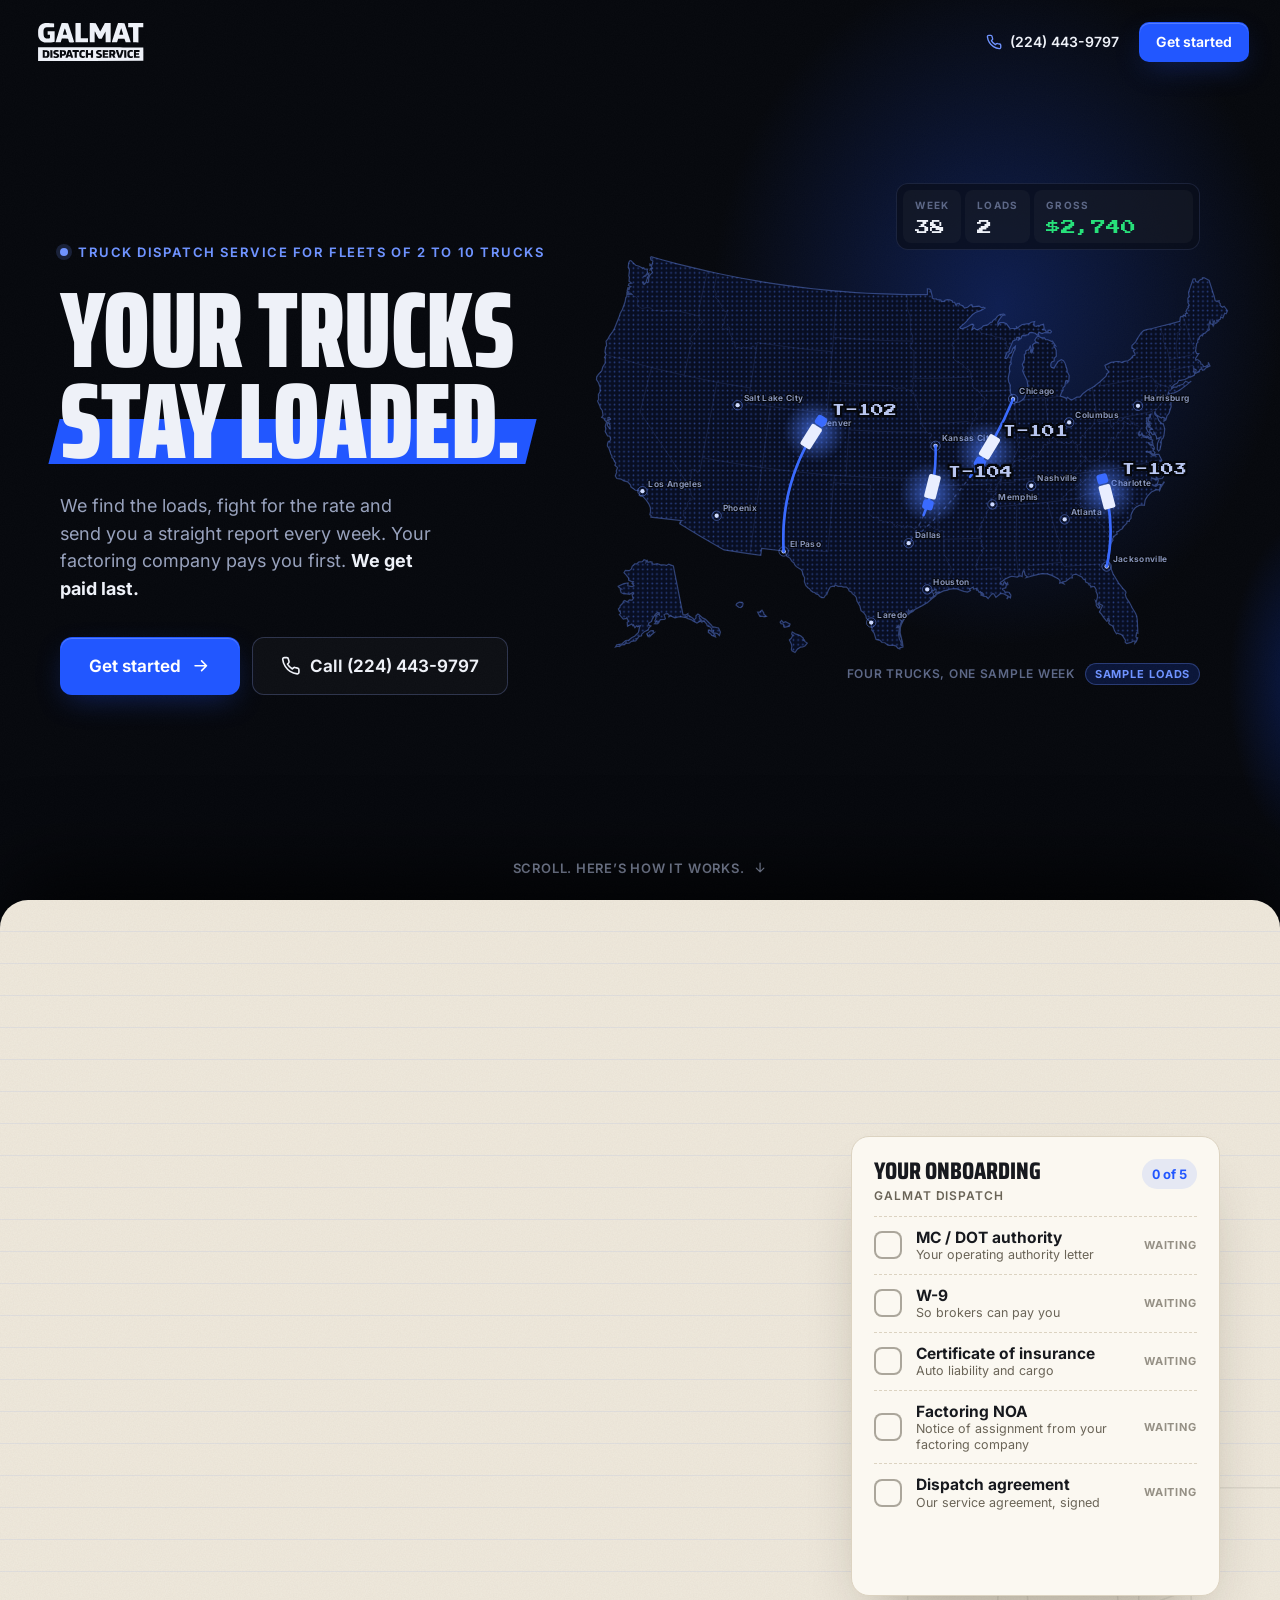
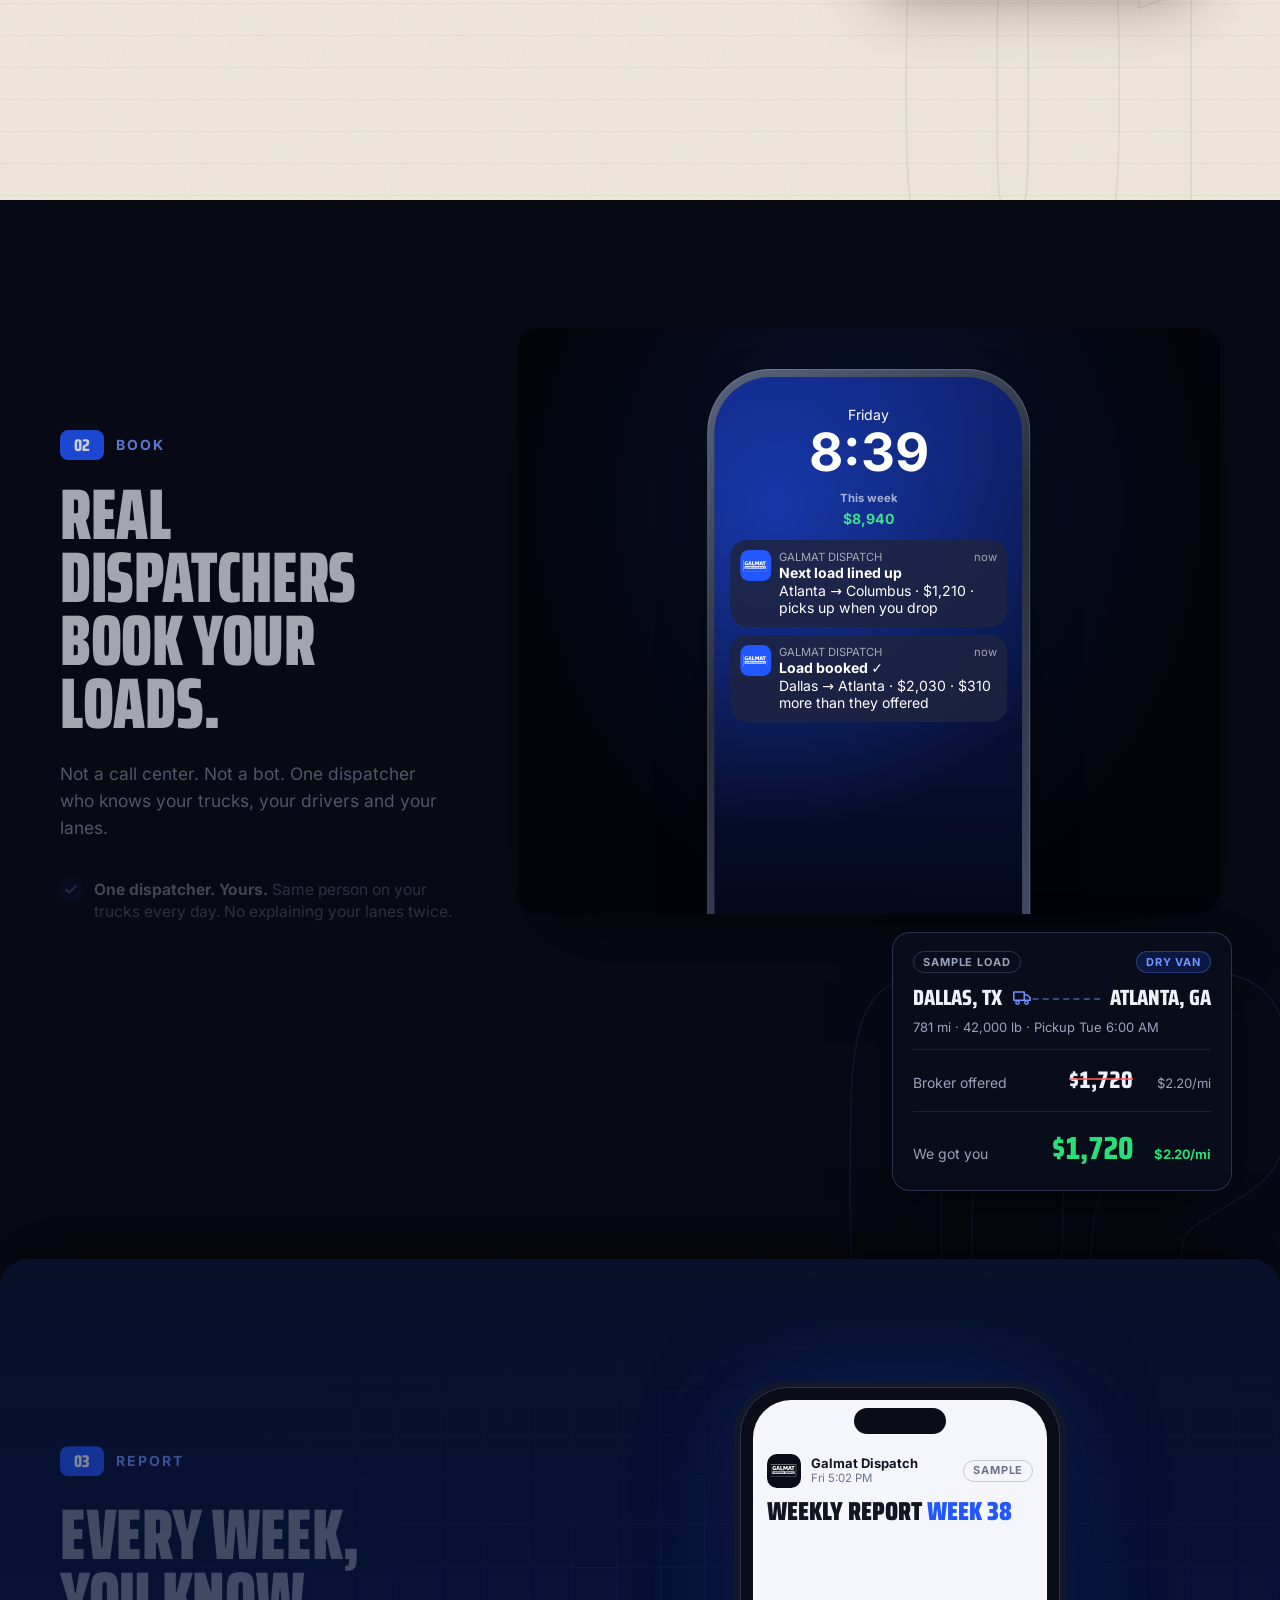
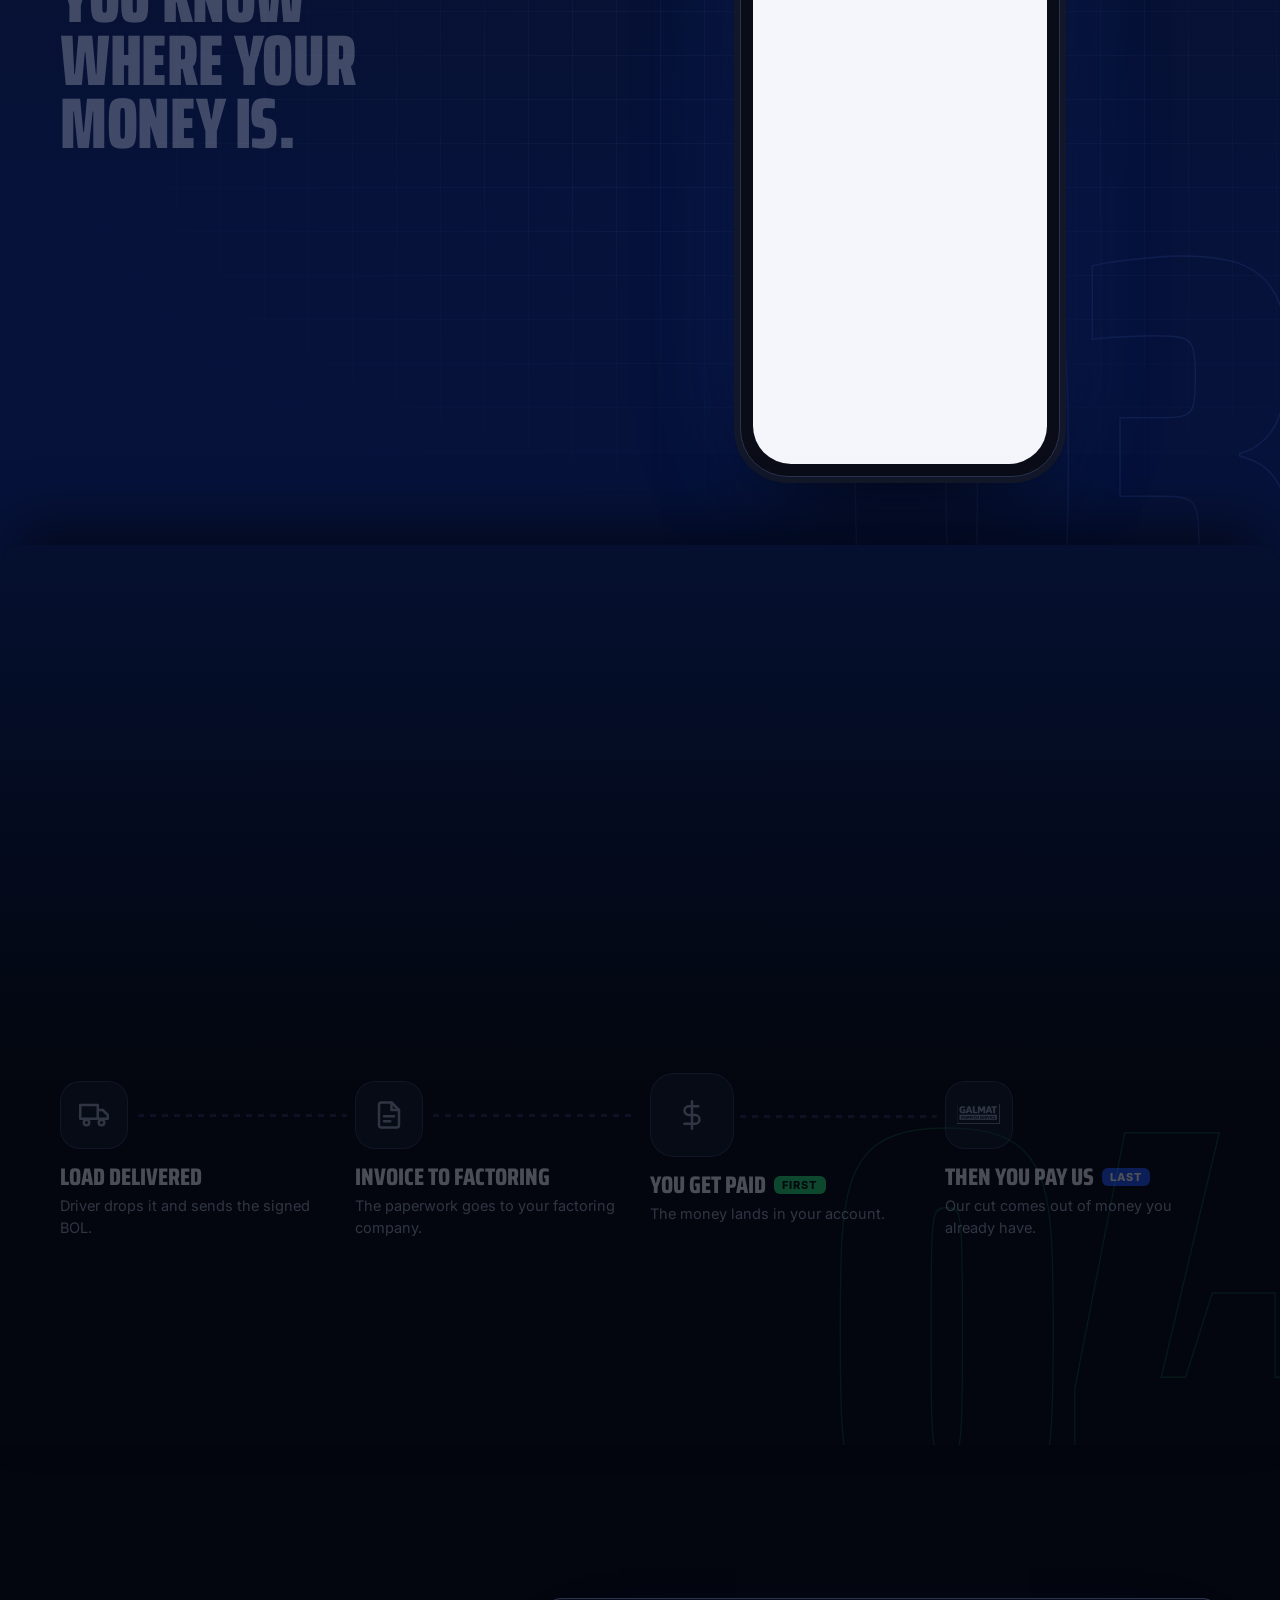
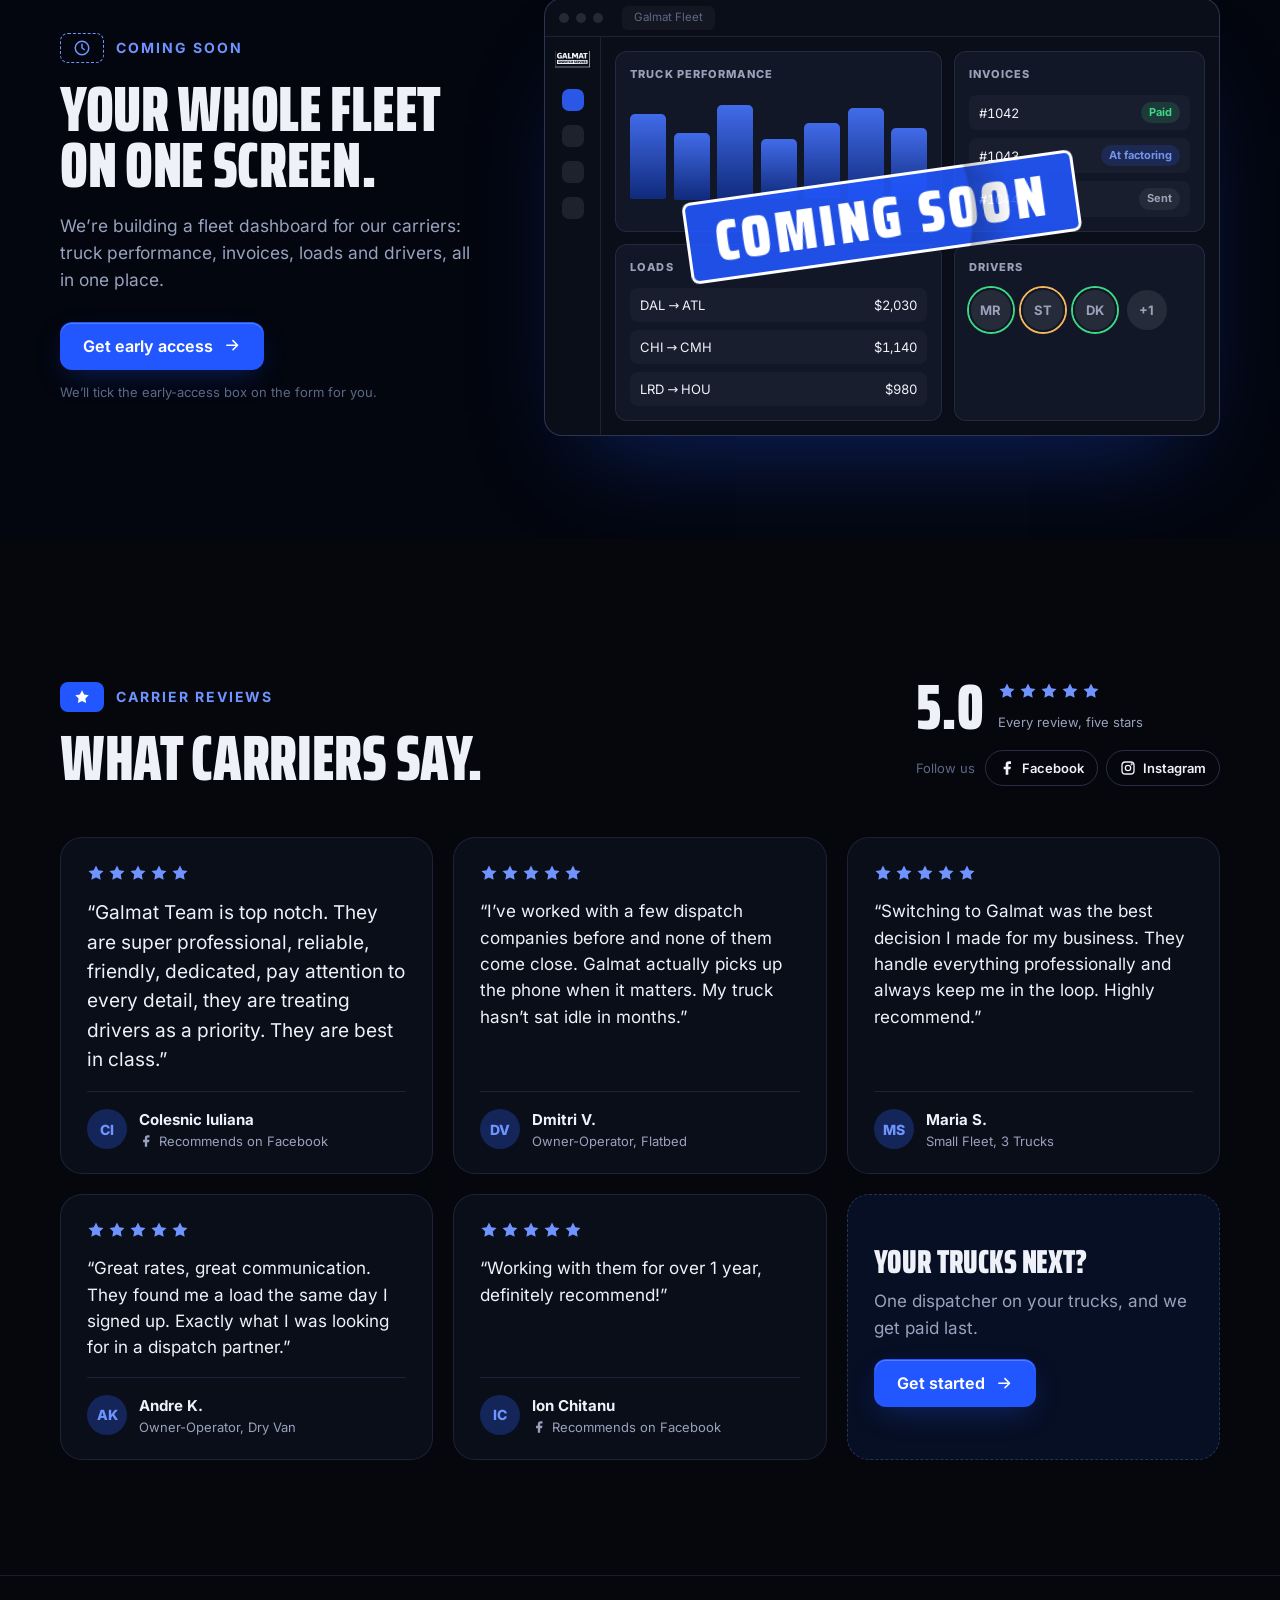
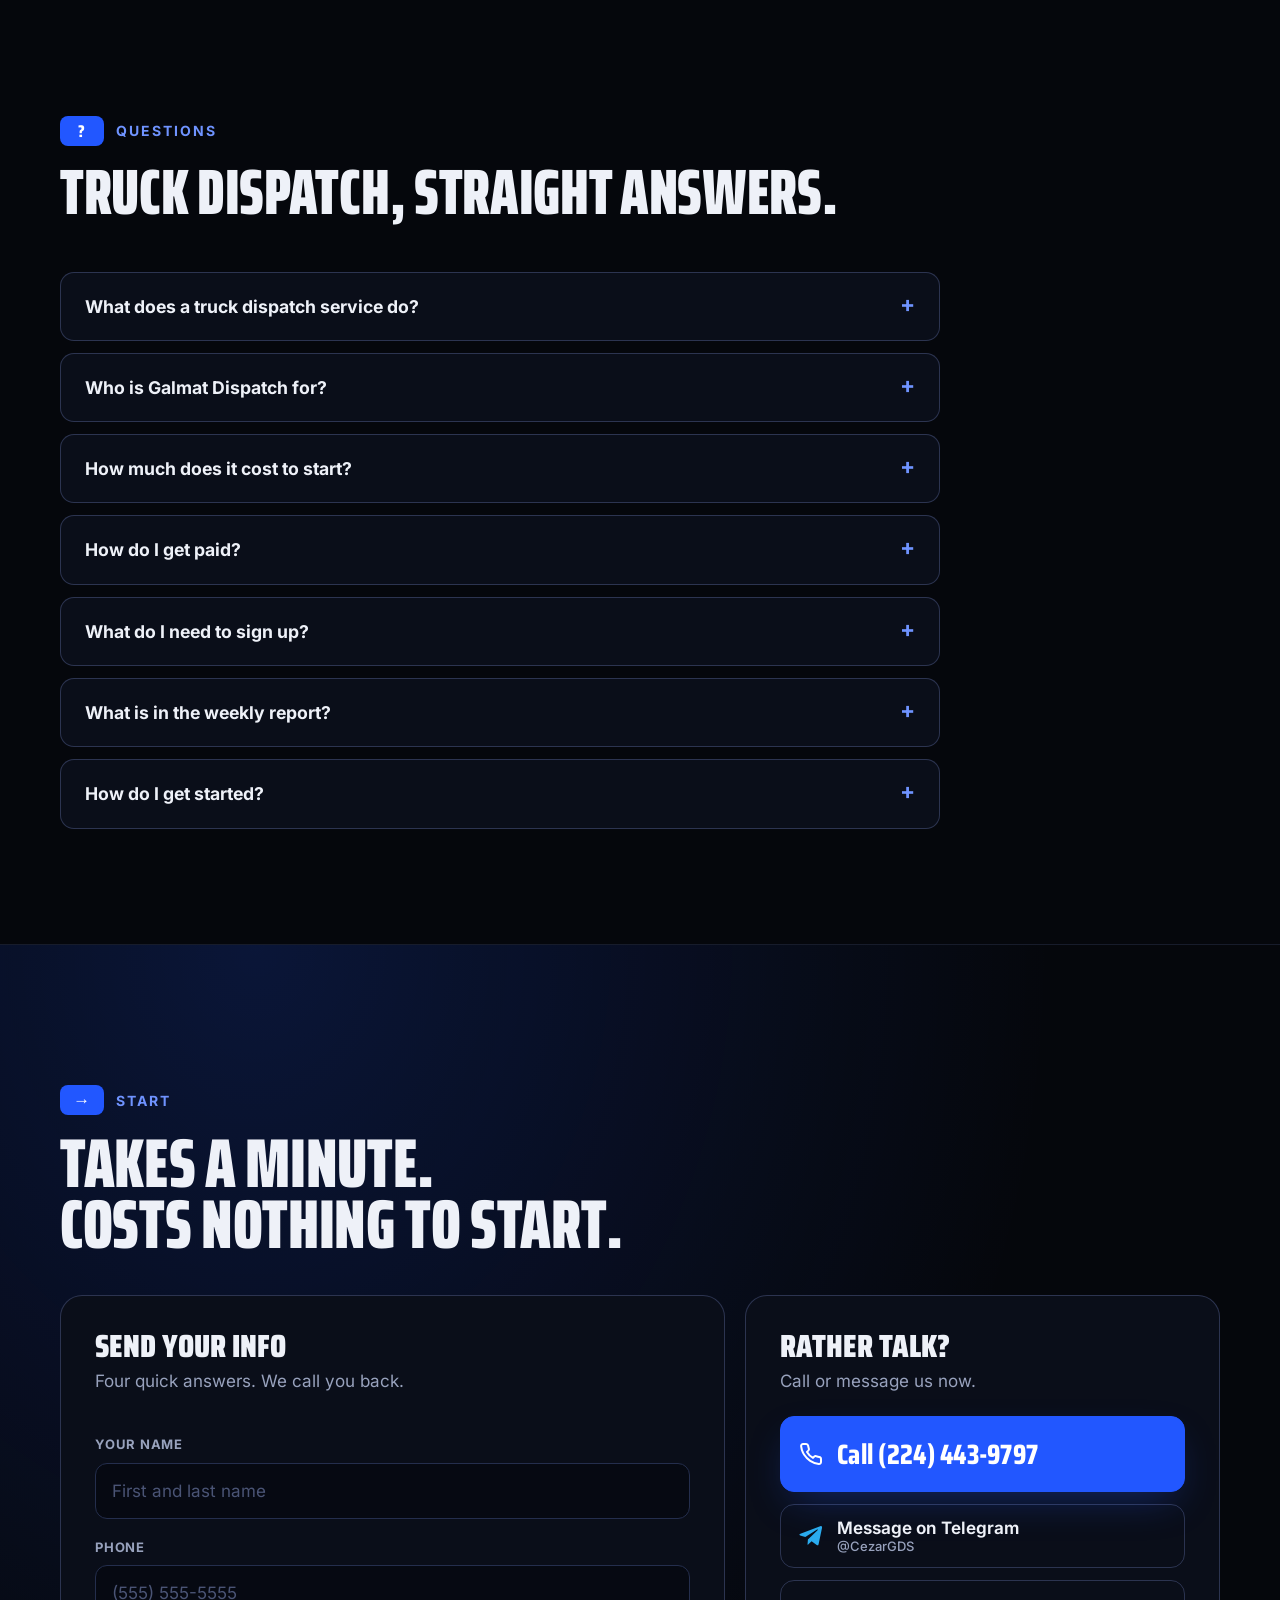
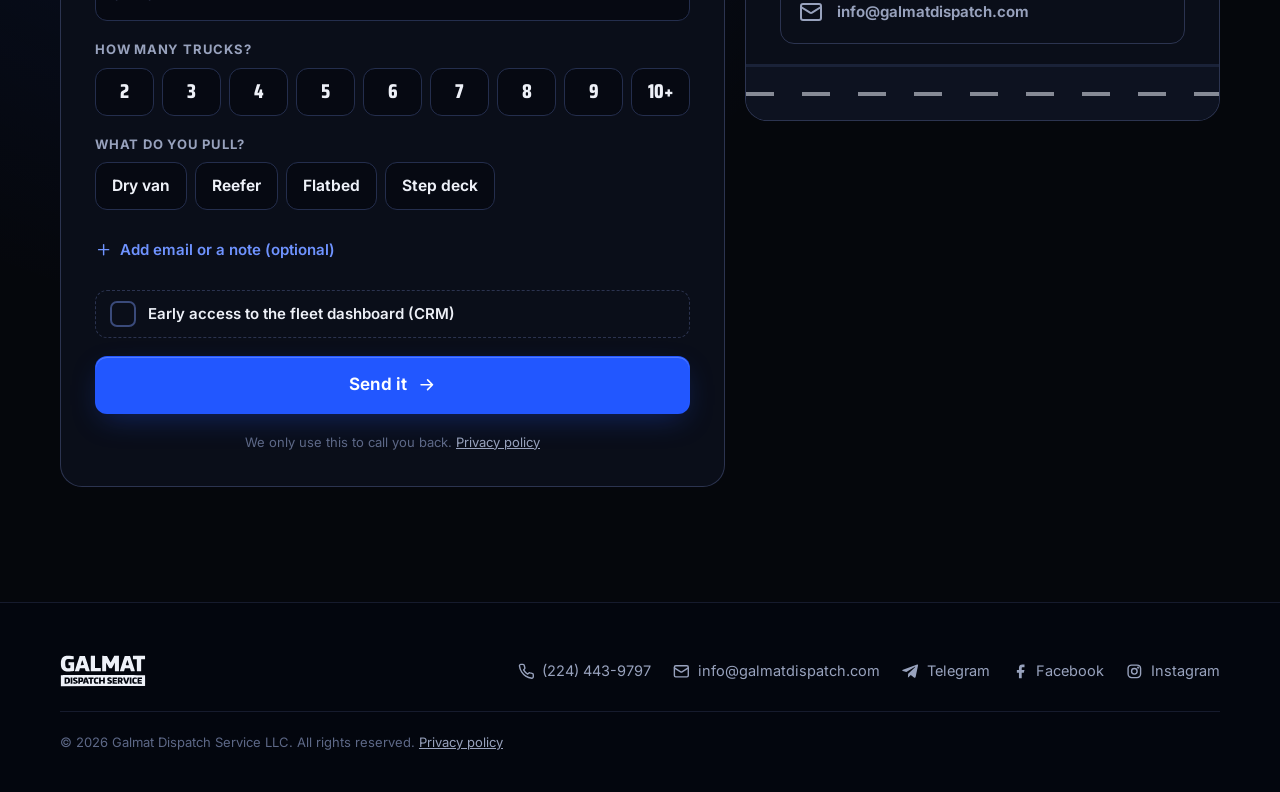
<file: index.html>
<!doctype html>
<html lang="en" data-theme="night">
  <head>
    <meta charset="UTF-8" />
    <meta name="viewport" content="width=device-width, initial-scale=1, viewport-fit=cover" />
    <title>Truck Dispatch Service for Small Fleets | Galmat Dispatch</title>
    <meta name="description" content="Truck dispatch for small fleets, 2 to 10 trucks. A real dispatcher books your loads, you get a report every week, and you pay us only after your factoring company pays you." />
    <link rel="canonical" href="https://galmatdispatch.com/" />
    <meta name="google-site-verification" content="5MkxOpdFTpdxyXh2dP1CZ19XXa7-GhRmie-2r5v8eXI" />
    <meta name="theme-color" content="#05070c" />
    <meta property="og:type" content="website" />
    <meta property="og:site_name" content="Galmat Dispatch" />
    <meta property="og:url" content="https://galmatdispatch.com/" />
    <meta property="og:locale" content="en_US" />
    <meta property="og:title" content="Galmat Dispatch | Your trucks stay loaded" />
    <meta property="og:description" content="Truck dispatch for small fleets, 2 to 10 trucks. A real dispatcher books your loads, you get a report every week, and you pay us only after your factoring company pays you." />
    <meta name="twitter:card" content="summary" />
    <script type="application/ld+json">
    {
      "@context": "https://schema.org",
      "@graph": [
        {
          "@type": "Organization",
          "@id": "https://galmatdispatch.com/#org",
          "name": "Galmat Dispatch",
          "legalName": "Galmat Dispatch Service LLC",
          "url": "https://galmatdispatch.com/",
          "logo": "https://galmatdispatch.com/apple-touch-icon.png",
          "email": "info@galmatdispatch.com",
          "telephone": "+1-224-443-9797",
          "sameAs": [
            "https://www.facebook.com/galmatdispatch",
            "https://www.instagram.com/galmatdispatchservice/",
            "https://t.me/CezarGDS"
          ],
          "contactPoint": {
            "@type": "ContactPoint",
            "telephone": "+1-224-443-9797",
            "email": "info@galmatdispatch.com",
            "contactType": "sales",
            "areaServed": "US",
            "availableLanguage": "English"
          }
        },
        {
          "@type": "WebSite",
          "@id": "https://galmatdispatch.com/#site",
          "url": "https://galmatdispatch.com/",
          "name": "Galmat Dispatch",
          "publisher": { "@id": "https://galmatdispatch.com/#org" }
        },
        {
          "@type": "Service",
          "name": "Truck dispatch service for small fleets",
          "serviceType": "Truck dispatching",
          "provider": { "@id": "https://galmatdispatch.com/#org" },
          "areaServed": { "@type": "Country", "name": "United States" },
          "audience": { "@type": "BusinessAudience", "audienceType": "Trucking companies with 2 to 10 trucks" },
          "description": "A dedicated dispatcher finds loads, negotiates rates with brokers and plans reloads for dry van, reefer, flatbed and step deck trucks. Weekly report on money, trucks and drivers. No setup fee, nothing upfront: the carrier pays only after their factoring company pays them for the delivered load."
        },
        {
          "@type": "FAQPage",
          "mainEntity": [
            { "@type": "Question", "name": "What does a truck dispatch service do?", "acceptedAnswer": { "@type": "Answer", "text": "A truck dispatcher finds loads for your trucks, negotiates the rate with brokers and plans the next load before you deliver, so your trucks don't sit empty. At Galmat Dispatch, one real dispatcher works your trucks, your drivers and your lanes, and sends you a report every week." } },
            { "@type": "Question", "name": "Who is Galmat Dispatch for?", "acceptedAnswer": { "@type": "Answer", "text": "Small trucking companies running 2 to 10 trucks under their own MC authority. We dispatch dry van, reefer, flatbed and step deck." } },
            { "@type": "Question", "name": "How much does it cost to start?", "acceptedAnswer": { "@type": "Answer", "text": "Nothing. There is no setup fee and nothing to pay upfront. You pay our fee only after your factoring company has paid you for the delivered load." } },
            { "@type": "Question", "name": "How do I get paid?", "acceptedAnswer": { "@type": "Answer", "text": "Your driver delivers and sends the signed BOL, the paperwork goes to your factoring company, and they pay you. Only after that money is in your account do you pay us." } },
            { "@type": "Question", "name": "What do I need to sign up?", "acceptedAnswer": { "@type": "Answer", "text": "Five documents: your MC/DOT authority, a W-9, a certificate of insurance, the notice of assignment (NOA) from your factoring company, and our signed dispatch agreement. Email or text them to us and we get to work." } },
            { "@type": "Question", "name": "What is in the weekly report?", "acceptedAnswer": { "@type": "Answer", "text": "Your money (gross, what's paid, what's still waiting on factoring), your trucks (miles, rate per mile, empty miles, next load) and your drivers (who hauled what, on time or not, and any trouble on the road)." } },
            { "@type": "Question", "name": "How do I get started?", "acceptedAnswer": { "@type": "Answer", "text": "Fill out the form on galmatdispatch.com, call (224) 443-9797, message @CezarGDS on Telegram or email info@galmatdispatch.com. We call you back." } }
          ]
        }
      ]
    }
    </script>
    <!-- Same "G" icon as the GDS Load Board Tools Chrome extension -->
    <link rel="icon" type="image/png" sizes="32x32" href="/favicon-32.png" />
    <link rel="icon" type="image/png" sizes="16x16" href="/favicon-16.png" />
    <link rel="icon" type="image/png" sizes="48x48" href="/favicon-48.png" />
    <link rel="apple-touch-icon" href="/apple-touch-icon.png" />
    <script>
      // Before first paint: turn on the scroll scenes only for visitors who haven't asked for less motion.
      // No JS or reduced motion → the same content as a plain, static page.
      if (!matchMedia('(prefers-reduced-motion: reduce)').matches) document.documentElement.classList.add('motion');
    </script>
    <script type="module" crossorigin src="/assets/index-D4IbxAJK.js"></script>
    <link rel="stylesheet" crossorigin href="/assets/index-DCRT_S11.css">
    <style>
      .faq{background:var(--bg);border-top:1px solid var(--line);padding:clamp(80px,11vw,140px) 0 clamp(70px,9vw,120px)}
      .faq__title{margin:18px 0 clamp(28px,4vw,52px);font-size:clamp(2.6rem,5vw,5rem)}
      .faq__list{display:grid;gap:12px;max-width:880px}
      .faq__item{border:1px solid var(--line-2);border-radius:var(--radius);background:var(--surface)}
      .faq__item summary{cursor:pointer;list-style:none;display:flex;justify-content:space-between;gap:16px;padding:20px 24px;font-weight:700;font-size:1.1rem;color:var(--text)}
      .faq__item summary::-webkit-details-marker{display:none}
      .faq__item summary::after{content:"+";color:var(--accent-bright);font-size:1.4rem;line-height:1}
      .faq__item[open] summary::after{content:"\2212"}
      .faq__item summary:focus-visible{outline:2px solid var(--accent-bright);outline-offset:2px;border-radius:var(--radius)}
      .faq__item p{margin:0;padding:0 24px 22px;color:var(--muted);line-height:1.6}
      .nav__logo .logo{aspect-ratio:596/222;height:40px}
      @media (max-width:899px){.nav__logo .logo{height:32px}}
      .footer__logo{aspect-ratio:596/222;height:32px}
    </style>
  </head>
  <body>
    
<svg width="0" height="0" style="position:absolute" aria-hidden="true" focusable="false">
  <symbol id="galmat-logo" viewBox="14 14 687 331"><path d="M 31.8 17.8 L 18 18.1 18 179.5 L 18 341 357.5 341 L 697 341 697 179.5 L 697 18 669.8 17.9 C 562.2 17.7,42.8 17.6,31.8 17.8 M 31 179 L 31 330 358 330 L 685 330 685 179 L 685 28 358 28 L 31 28 31 179 M 104.4 64 C 83.6 67.1,71.6 78.2,67.3 98.3 C 65.2 108.6,66 135.2,68.7 143.2 C 73.8 157.8,83.2 166.7,97.7 170.4 C 108.4 173.2,139.5 172.3,153.3 168.8 L 158 167.6 158 138.3 L 158 109 138.5 109 L 119 109 119 119 L 119 129 125.5 129 L 132 129 132 138.4 C 132 144.7,131.6 148.1,130.8 148.6 C 128.7 149.9,114.6 150.3,110.3 149.1 C 100 146.3,96.9 140.2,96.2 121 C 95.7 104.5,96.9 97.3,101.2 92.5 C 106.2 86.8,110.7 86,134.5 86.7 L 155 87.3 155 76.8 L 155 66.2 142.3 65.2 C 123.4 63.5,110.1 63.1,104.4 64 M 196.5 65.2 C 196 66.7,180.4 114.7,176 128.5 C 172.4 139.7,163 170.2,163 170.7 C 163 170.8,169.5 171,177.4 171 L 191.8 171 192.9 167.8 C 193.4 166,194.8 161.2,196 157.2 L 198.1 150 215.3 150.2 L 232.4 150.5 235 159.6 C 236.5 164.6,238 169.2,238.4 169.8 C 239.1 171,267 171.7,267 170.5 C 267 169.8,249.5 115.8,240.3 88 L 232.5 64.5 214.7 64.2 C 201 64,196.9 64.2,196.5 65.2 M 273.7 64.8 C 273.5 65.2,273.4 89.1,273.5 118 L 273.5 170.5 308.2 170.8 L 342.9 171 343.2 159.9 C 343.4 153.8,343.3 148.6,343.1 148.4 C 342.9 148.2,333.7 148,322.8 148 L 303 148 303 106 L 303 64 288.6 64 C 280.6 64,274 64.3,273.7 64.8 M 352.9 83.7 C 352.7 105.2,352.7 153.4,352.9 164.3 L 353 171 366.5 171 L 380 171 380 140.3 C 380.1 115.9,380.3 109.8,381.3 111.1 C 382 112,386.5 120.4,391.4 129.7 C 403.2 152.2,401.4 150.3,411.2 150.4 L 419.4 150.5 430 130.3 L 440.5 110.1 440.8 140.6 L 441 171 455 171 L 469 171 469 117.5 L 469 64 452.7 64 L 436.3 64 433.9 68.8 C 424.3 87.9,411.5 110.9,410.9 110.3 C 410.5 109.8,404.8 99.4,398.2 87 L 386.3 64.5 369.6 64.2 L 353 64 352.9 83.7 M 509.5 64.9 C 507.9 67.6,476 167.4,476 169.9 C 476 170.7,480.2 171,490.2 170.8 L 504.4 170.5 507.5 160.5 L 510.6 150.5 528 150.5 L 545.3 150.5 548.8 160.8 L 552.2 171 566.1 171 C 576.6 171,580 170.7,580 169.8 C 580 169.1,572.2 145.1,562.7 116.5 L 545.4 64.5 527.8 64.2 C 516.9 64.1,509.9 64.3,509.5 64.9 M 566 75.5 L 566 87 579.5 87 L 593 87 593.2 128.8 L 593.5 170.5 608.3 170.8 L 623 171.1 623 129 L 623 87 636.5 87 L 650 87 650 75.5 L 650 64 608 64 L 566 64 566 75.5 M 212 100.2 C 210.8 104.2,208.3 112.1,206.5 117.7 C 204.7 123.4,203.5 128.2,203.8 128.5 C 204.6 129.3,226 129.1,226 128.2 C 226 127.8,224.9 123.9,223.5 119.5 C 222.1 115.1,219.8 107.7,218.4 103 C 216.9 98.3,215.5 94.1,215 93.7 C 214.6 93.3,213.3 96.2,212 100.2 M 525.1 99.3 C 524 102.7,521.7 110.2,520 115.9 C 518.2 121.6,516.6 126.9,516.3 127.7 C 515.9 128.7,518.1 129,527.5 129 C 539.1 129,539.1 129,538.5 126.8 C 535.6 116.9,527.8 93,527.5 93 C 527.3 93,526.3 95.8,525.1 99.3 M 77.3 197.8 L 66 198.1 66 236 L 66 274 358.2 273.8 L 650.3 273.5 650.4 236.7 C 650.5 216.4,650.3 199.5,650 199 C 649.5 198.2,105.3 197.1,77.3 197.8 M 159.7 214.3 C 151.8 216.8,148.3 224,151.4 231.3 C 153.1 235.5,156.1 237.6,164.2 240.4 C 171 242.8,173.1 244.9,171.1 247.4 C 169.5 249.3,165 249.4,158.1 247.8 C 152.1 246.5,152 246.5,151.7 251.5 C 151.5 255.2,151.7 255.4,155.5 256.6 C 165 259.5,176.3 257.8,180.5 252.8 C 182.9 250,183.2 248.9,182.8 244.2 C 182.2 237.4,179.9 235,170 231.2 C 163.5 228.8,162.5 228.1,162.5 226 C 162.5 223.5,162.6 223.5,170.7 223.7 L 178.8 223.8 179.8 219.9 C 180.8 216.1,180.7 215.8,178.4 215 C 174.2 213.4,163.7 213,159.7 214.3 M 308.5 213.9 C 298.2 216.6,294.6 222.3,294.5 236 C 294.5 250.9,299.3 256.9,312 257.8 C 315 258,319.3 257.6,321.5 256.8 C 325.2 255.6,325.5 255.2,325.8 251.4 L 326.1 247.3 319.2 247.8 C 315 248.1,311.5 247.8,310.2 247.1 C 305.9 244.8,304.7 230.2,308.6 225.9 C 310.7 223.6,316.5 222.7,321.8 223.8 L 326 224.8 326 220 C 326 216.8,325.5 215,324.6 214.7 C 321.8 213.6,311.5 213.1,308.5 213.9 M 396.5 214.5 C 391.7 216.2,388.1 220.1,387.8 223.8 C 387.3 234,389 235.9,404.3 241.5 C 408.6 243,409.1 243.5,408.8 245.9 C 408.5 248.4,408.2 248.5,403 248.5 C 400 248.4,395.9 248.1,393.9 247.6 C 390.3 246.8,390.2 246.9,389 250.4 C 387.5 254.9,388 255.5,393.4 256.9 C 409.9 261,422.8 254.3,420.6 242.6 C 419.6 237.1,416.7 234.5,408.5 231.5 C 399.9 228.3,398.1 226.8,400.1 224.4 C 401.2 223,402.8 222.8,409.1 223.3 L 416.8 223.8 417.5 220.3 C 418.3 216,417.4 215,411.8 213.9 C 405.6 212.7,401.1 212.9,396.5 214.5 M 573.8 214.4 C 563.5 218.2,561.5 221.7,561.5 236 C 561.5 248.1,562.7 251.4,568.6 255 C 573.4 258,584 258.9,589.3 256.7 C 592.9 255.2,593.1 254.8,592.8 251.1 L 592.6 247 588.6 247.6 C 586.3 247.9,583.9 248.4,583.2 248.6 C 582.5 248.8,580.4 248.4,578.6 247.6 C 574.4 245.8,572.6 241,573.2 233.3 C 573.9 225.2,576.1 223.5,585.5 223.6 L 593 223.7 593 219.9 C 593 215.3,591.7 214.4,583.5 213.6 C 579.5 213.2,576.2 213.5,573.8 214.4 M 92 235.4 L 92 257 103.9 257 C 119.4 257,123.6 255.3,127.8 247.5 C 130.2 243,130.1 228.7,127.6 223.1 C 124.5 216.4,120.3 214.7,104.8 214.2 L 92 213.8 92 235.4 M 134 235.5 L 134 257 140 257 L 146 257 145.8 235.8 L 145.5 214.5 139.8 214.2 L 134 213.9 134 235.5 M 187 235.4 L 187 257.1 192.8 256.8 L 198.5 256.5 198.8 251.3 C 199.1 246,199.1 246,202.5 246 C 209.1 246,215.9 243.9,217.9 241.4 C 221.1 237.4,222.4 229,220.8 223.3 C 218.7 216,215.6 214.7,199.8 214.2 L 187 213.8 187 235.4 M 231 217.3 C 227.5 227,218 255.4,218 256.2 C 218 256.6,220.6 257,223.8 257 L 229.7 257 231.3 253 L 232.8 249 239.9 249 L 246.9 249 248.1 253 L 249.3 257 255.2 257 C 259.5 257,261 256.6,261 255.6 C 261 254.4,250 222,247.5 215.8 C 246.9 214.3,245.5 214,239.5 214 L 232.2 214 231 217.3 M 257 219 L 257 224 263 224 L 269 224 269 240.5 L 269 257 275 257 L 281 257 281 240.5 L 281 224 287.1 224 L 293.1 224 292.6 219.8 C 292.4 217.4,292.1 215.2,292.1 214.8 C 292 214.3,284.1 214,274.5 214 L 257 214 257 219 M 331.7 214.7 C 331.3 215,331 224.7,331 236.2 L 331 257 337 257 L 343 257 343 249.1 L 343 241.2 351 240.8 L 358.9 240.5 359.2 248.5 L 359.5 256.5 365.5 256.5 C 369.7 256.5,371.5 256.1,371.4 255.3 C 371.3 254.6,371.2 245,371.2 234 L 371 213.9 365.3 214.2 C 358.8 214.5,359.5 213.4,359.2 225.3 L 359 231 351 231 L 343 231 343 222.5 L 343 214 337.7 214 C 334.7 214,332 214.3,331.7 214.7 M 425 235.5 L 425 257 440.6 257 L 456.1 257 455.8 252.8 L 455.5 248.5 445.8 248.2 L 436 247.9 436 244 L 436 240 444.5 240 L 453 240 453 235.5 L 453 231 444.5 231 L 436 231 436 227.5 L 436 224 446.1 224 L 456.1 224 455.8 219.3 L 455.5 214.5 440.3 214.2 L 425 213.9 425 235.5 M 461 235.5 L 461 257 466.5 257 L 471.9 257 472.2 250.3 C 472.5 244.1,472.7 243.5,474.7 243.2 C 476.6 242.9,477.4 243.9,480.1 249.9 L 483.3 257 489.6 257 L 496 257 492.5 250 C 488.3 241.6,488.3 241.9,491.9 238.2 C 495.5 234.7,496.7 229.2,495.1 223.9 C 492.8 216.2,487.5 214,471.1 214 L 461 214 461 235.5 M 498.1 216.3 C 498.1 217.5,501.2 227.1,504.8 237.5 L 511.5 256.5 519.1 256.8 L 526.7 257.1 533.8 236.8 C 537.8 225.6,541 215.9,541 215.3 C 541 214.4,539.1 214,535.1 214 L 529.2 214 526 224.3 C 524.3 229.9,522.1 237,521.1 240 L 519.3 245.5 516.7 237 C 515.3 232.3,513.2 225.2,512 221.3 L 509.9 214 504 214 C 498.4 214,498 214.2,498.1 216.3 M 544 235.5 L 544 257 550 257 L 556 257 555.8 235.8 L 555.5 214.5 549.8 214.2 L 544 213.9 544 235.5 M 598 235.5 L 598 257 613.5 257 L 629 257 629 252.5 L 629 248.1 619.3 247.8 L 609.5 247.5 609.2 243.8 L 608.9 240 617.4 240 L 626 240 626 235.5 L 626 231 617.5 231 L 609 231 609 227.5 L 609 224 619 224 L 629 224 629 219 L 629 214 613.5 214 L 598 214 598 235.5 M 199 223.3 C 198.7 223.6,198.6 226.7,198.8 230.2 L 199.2 236.5 203.3 236.2 C 209.4 235.7,212.2 230.3,208.7 225.6 C 207.5 224,200.1 222.2,199 223.3 M 472.4 224.4 C 472.1 225.1,472 227.7,472.2 230.1 C 472.5 234.4,472.6 234.5,476.3 234.8 C 481.2 235.2,483 233.7,483 228.9 C 483 226.1,482.5 224.8,481.1 224 C 478.3 222.5,473 222.8,472.4 224.4 M 103 236 L 103 248 107.4 248 C 114.9 248,116.5 245.8,116.5 235.5 C 116.5 225.3,115.5 224,107.8 224 L 103 224 103 236 M 237 232.9 C 235.9 236.6,235 240,235 240.4 C 235 240.7,237 241,239.5 241 C 242 241,244 240.7,244 240.4 C 244 239.1,239.9 226,239.5 226 C 239.3 226,238.2 229.1,237 232.9" fill="currentColor" fill-rule="evenodd"/></symbol>
</svg>

<nav class="nav" aria-label="Main">
  <div class="nav__bar">
    <a class="nav__logo" href="#top" data-scroll><svg class="logo" viewBox="60 58 596 222" role="img" aria-label="Galmat Dispatch Service" focusable="false"><use href="#galmat-logo" x="14" y="14" width="687" height="331"/></svg></a>
    <ol class="rail" aria-label="How it works">
      <li class="rail__step" data-step="1">
        <a href="#onboard" data-scroll>
          <span class="rail__num">1</span><span class="rail__label">Onboard</span>
        </a>
        <span class="rail__fill" aria-hidden="true"></span>
      </li><li class="rail__step" data-step="2">
        <a href="#book" data-scroll>
          <span class="rail__num">2</span><span class="rail__label">Book</span>
        </a>
        <span class="rail__fill" aria-hidden="true"></span>
      </li><li class="rail__step" data-step="3">
        <a href="#report" data-scroll>
          <span class="rail__num">3</span><span class="rail__label">Report</span>
        </a>
        <span class="rail__fill" aria-hidden="true"></span>
      </li><li class="rail__step" data-step="4">
        <a href="#pay" data-scroll>
          <span class="rail__num">4</span><span class="rail__label">Get paid</span>
        </a>
        <span class="rail__fill" aria-hidden="true"></span>
      </li>
    </ol>
    <div class="nav__actions">
      <a class="nav__call" href="tel:+12244439797" aria-label="Call Galmat Dispatch at (224) 443-9797"><svg class="icon" viewBox="0 0 24 24" fill="none" stroke="currentColor" stroke-width="2" stroke-linecap="round" stroke-linejoin="round" aria-hidden="true" focusable="false"><path d="M22 16.9v3a2 2 0 0 1-2.2 2 19.8 19.8 0 0 1-8.6-3.1 19.5 19.5 0 0 1-6-6A19.8 19.8 0 0 1 2.1 4.2 2 2 0 0 1 4.1 2h3a2 2 0 0 1 2 1.7c.1.9.4 1.9.7 2.8a2 2 0 0 1-.5 2.1L8 9.9a16 16 0 0 0 6 6l1.3-1.3a2 2 0 0 1 2.1-.4c.9.3 1.9.6 2.8.7a2 2 0 0 1 1.8 2z"/></svg><span>(224) 443-9797</span></a>
      <a class="btn btn--primary btn--sm" href="#start" data-scroll>Get started</a>
    </div>
  </div>
</nav>
<main>
<div class="hero-stack">

<header class="hero" id="top">
  <div class="hero__bg" aria-hidden="true"><div class="hero__glow"></div><div class="hero__grain"></div></div>
  <div class="hero__inner container">
    <div class="hero__copy">
      <p class="eyebrow"><span class="eyebrow__dot"></span>Truck dispatch service for fleets of 2 to 10 trucks</p>
      <h1 class="display hero__title">Your trucks <span class="hl">stay loaded.</span></h1>
      <p class="hero__lead">We find the loads, fight for the rate and send you a straight report every week. Your factoring company pays you first. <strong>We get paid last.</strong></p>
      <div class="hero__ctas">
        <a class="btn btn--primary btn--lg" href="#start" data-scroll>Get started<svg class="icon" viewBox="0 0 24 24" fill="none" stroke="currentColor" stroke-width="2" stroke-linecap="round" stroke-linejoin="round" aria-hidden="true" focusable="false"><path d="M5 12h14M13 6l6 6-6 6"/></svg></a>
        <a class="btn btn--ghost btn--lg" href="tel:+12244439797"><svg class="icon" viewBox="0 0 24 24" fill="none" stroke="currentColor" stroke-width="2" stroke-linecap="round" stroke-linejoin="round" aria-hidden="true" focusable="false"><path d="M22 16.9v3a2 2 0 0 1-2.2 2 19.8 19.8 0 0 1-8.6-3.1 19.5 19.5 0 0 1-6-6A19.8 19.8 0 0 1 2.1 4.2 2 2 0 0 1 4.1 2h3a2 2 0 0 1 2 1.7c.1.9.4 1.9.7 2.8a2 2 0 0 1-.5 2.1L8 9.9a16 16 0 0 0 6 6l1.3-1.3a2 2 0 0 1 2.1-.4c.9.3 1.9.6 2.8.7a2 2 0 0 1 1.8 2z"/></svg>Call (224) 443-9797</a>
      </div>
    </div>
    <figure class="hero__map">
      <div class="map-hud" aria-hidden="true">
        <div class="map-hud__cell"><span class="map-hud__k">Week</span><span class="map-hud__v" data-hud="week">38</span></div>
        <div class="map-hud__cell"><span class="map-hud__k">Loads</span><span class="map-hud__v" data-hud="loads">0</span></div>
        <div class="map-hud__cell map-hud__cell--money"><span class="map-hud__k">Gross</span><span class="map-hud__v" data-hud="gross">$0</span></div>
      </div>
      <div class="truck-map" id="truck-map" role="img" aria-label="Animated map of the United States. Four trucks drive between freight hubs. Each delivery adds money to the weekly total.">
        
  <svg class="map-svg map-svg--base" viewBox="0 0 975 610" aria-hidden="true" focusable="false">
    <defs>
      <pattern id="map-dots" width="7" height="7" patternUnits="userSpaceOnUse">
        <circle class="map-dot" cx="3.5" cy="3.5" r="1.3"/>
      </pattern>
      <clipPath id="map-land-clip"><path d="M780.1,466.1L782.8,475.7L787,486.3L794.9,499.6L801.4,507.6L804.6,511L806.1,513.6L805,517.2L806.6,521.9L811.5,529.2L815.5,536.8L820,544.3L822.1,549L822.8,554.1L823.8,574.5L821.8,573.7L820.9,579.6L822.4,582.7L823.8,580.3L821.6,586.6L819.1,589.4L819.7,586.1L817.6,586L813.6,588L806.9,589.7L804.7,587.7L805.3,585L800.6,577.8L798.4,576.1L793.1,574.2L791.9,575.4L788.8,570.5L787.5,566L785.5,563.3L782,561.5L780.2,559.3L781.3,555.4L780.4,552L778.5,553.2L779.5,555.9L777.5,556.8L772.6,550.8L769.4,545.8L766.5,542.9L771.2,533.2L764.7,529.8L764.2,531.7L767.4,534.3L766.8,536.8L764.7,537.1L761.9,533.4L761.9,530.4L760.7,526.1L761.9,527.3L763.6,520.7L763.6,517.1L761.3,511.5L761.9,510.2L758.9,505.1L755,504.9L754,506.1L752.9,503.1L751.3,502.8L749.9,500L746.1,498.3L745.3,494.9L742.8,494.1L740.3,490.6L732.2,486.7L727.4,487.4L725.8,489.7L726.4,492.2L722.7,492.3L716.3,497.4L711.8,498L713.7,500.8L710,499.1L707.4,499.8L708.1,496.6L705.7,493.6L695.8,488.4L688.8,486.2L680.7,485.8L668,488.7L663.7,490.1L657.6,491.8L659.1,490.2L655.9,487.8L654.8,482.2L653.4,481.7L651.9,485.8L651.6,490.2L649.1,489L646.5,489.5L644.4,490.8L636.2,489.7L633.1,490.6L626.7,493.6L624.8,495.4L619.2,498.9L619,501.1L621.1,500.7L621.9,502.7L623.8,502.3L623.9,499.7L625.7,497.7L628.2,501.3L630,499.3L630.5,502.2L628,503L627.3,507.2L622.8,507.8L622.5,509.6L624.9,511L626.3,513.4L630.2,513.1L632.4,513.8L634.9,517.8L634.2,521.8L631.8,519.9L628.8,523.6L630.6,519.2L623.8,515.7L619.8,515.3L612.6,521.1L609.8,516.3L608.1,515.4L605.1,517.7L601,522.8L597.9,519.8L595.2,519.8L590.3,517.5L591.6,516L594.6,518.3L594.3,516.3L591.7,514.3L590.2,515.4L589.6,512.7L587.7,513.7L585.7,510.1L583.8,510.2L584.2,507.9L579.1,508.6L578.8,505.8L574.5,508.2L572.8,507.9L574.8,511L570.6,513.1L564.8,512.1L553.6,508.2L547.7,508.4L542.5,509.3L540.6,510.4L534.8,511.5L522.4,517.4L526.7,513.3L522.1,514.3L523.5,512.2L523.7,509.2L521.3,509.2L520.2,511.2L518.4,510.5L517.4,513.8L519.6,515.1L519.9,519.4L515.9,522.5L515,524.4L521.5,518.4L523.1,518.8L517.3,523.1L510.3,529.5L509.2,529.7L501.8,534.1L492,539.2L489.2,542L485.3,544.1L480.2,548.4L475,555.4L471.8,561.9L470.5,566.2L470.2,574.1L473.5,587.2L474.2,592.2L471.8,581.9L469.7,576L469.6,568.9L471.7,560.1L475.4,553.6L480.4,546.2L486,542.5L489.2,541.4L489,539.7L484.3,542L482.5,539.9L482,544L479.3,546.3L477.2,544.8L473.6,547L477.4,546.5L474.1,553L472.8,551.8L468.7,551.8L470.4,554.8L472.7,555.8L469.4,564.3L467.4,565.3L467.3,563.3L465,566L469.2,565.7L467.9,575.9L469.1,583.2L471.8,588L471.5,591.7L474.3,592.7L474.4,595.1L469.7,596.1L469.7,597.6L466.7,596.6L464.1,593.5L461,592.5L453.9,592.6L451.8,592.1L447.4,588.6L443.2,588.2L440.1,585.1L434.3,583.6L431.4,574.1L427.9,569.9L428.5,566.5L427.1,564.3L427.6,559.5L425.3,555.9L423.3,555.5L419.9,552.1L419,548L416.1,544.1L412,540.8L410.2,533.9L405.9,526.5L405.1,521.7L403,518.5L399,515.5L398.1,513.5L394.2,511.5L393.3,508.7L390.3,505.7L385.8,505.8L382.9,504.8L377.8,504.7L373.4,502.6L372.4,504.9L370.4,504.4L366.4,505.5L363.7,509.9L361,517.2L359.4,517.5L356.8,521.6L353.5,521.4L350.7,519.8L348.3,517L345.1,516L343,513.8L340.3,513.2L337.2,510.9L335.1,507.8L333.6,507.5L330,503.6L327.7,497.8L328.1,492L325.2,486.9L324.8,482.8L323,479.9L315.8,475.4L313,472L312.3,469.8L309.2,467.6L306.2,462.7L301.7,459.9L299,453.5L296.3,452.1L264.2,448.2L262.9,458.4L246.8,456.3L208.2,450.5L171.7,429.5L142.3,411.7L142.9,409L145.1,407L99.5,401.7L99.7,399.5L97.9,398.1L98.9,393.6L98.7,387.7L96.5,382.3L92.5,376.4L86.4,369.8L84.7,370.8L82.1,369.3L83,367.2L81.7,362.5L76.4,361.8L69.7,356.7L69.3,354.1L65,349.3L59.3,347.9L54.9,345.2L48.8,344.3L46.5,340.5L48.6,334.9L47.9,333.2L49.8,328.1L45.9,324.6L47.3,321.2L45.3,319.3L43.4,314.7L41.6,313.3L41.4,310.6L39.8,307.8L37.2,299.7L34.8,296.1L35,292.2L36.3,289L38.1,289L39.7,285.9L38.3,281.4L35.1,281L31.4,274.3L32.5,270.7L31.6,266.5L33.3,260.8L35.3,260.7L34.7,265.7L38.5,270.1L38.6,265L36.4,261.7L37.3,259L35.8,257.2L39.2,256.3L37.6,253.4L35.7,253.7L35.7,256.7L33.2,259.9L30.8,257.4L29.4,254.6L26.2,253.5L28.3,250.3L27.1,243.1L24.4,239.5L23.2,235.6L20.1,229L21.6,226.9L21.4,219.4L23.6,215.7L24,209.2L21.6,201.9L18.5,197.2L18.9,193.1L21.4,189.6L26.6,183.8L27.7,178.9L31.3,172.9L31.6,165.8L30.4,164.4L32.6,160L31.1,156.7L32,149.2L33.6,146.5L32.8,139.9L35.4,136.9L38.4,131.4L42.7,125.8L45.4,120.7L52.7,102.7L53.7,98.9L57.2,92.5L61.1,81.4L62.2,75L63.6,73.9L63.8,68.9L65,70.6L71,70.2L68.6,68.5L65.9,69.2L64.1,65.2L65.5,59.8L65.9,63.1L67.6,62.7L67.2,60.2L69.7,59L65.9,57.2L66.8,54.6L70.7,53.9L66.9,51L67.4,44.9L66.6,43L67.6,34.1L65.7,30.2L66.5,23.5L68.1,20.5L69.7,20.2L76.9,27.1L81,28.3L87.3,31.4L88.9,30.7L90.2,33L94.6,32.9L93.9,35L94.7,38.5L92.2,41.5L88.1,44.1L91.8,43.1L92.4,41.8L96.6,39L95.1,46L93.9,47.2L92.4,52.4L89.1,55.2L87.6,51.3L88,54.9L89.4,55.7L92.8,52.3L96.1,51.9L96.1,46.6L98,41.7L101.7,37.6L100.3,34.9L100.5,32.6L98.2,34.1L98.7,31.6L101.2,31.4L99.5,27.4L97.9,27.5L98,25.3L100.9,27L102.4,20.9L99.4,19.2L98.8,15.5L100,14.4L114.6,18.6L140.1,25.4L166.5,31.9L183.6,35.9L198.1,39L210.5,41.7L232.9,46.1L265.4,51.9L284.5,54.8L302.8,57.5L326,60.5L340.4,62.1L364.4,64.6L376.9,65.7L404.4,67.8L420.8,68.8L444.9,69.8L479.5,70.7L510.8,70.8L510.7,62.2L513.7,62.5L515.6,64.1L517.9,73.3L517.8,75.7L520.2,77.3L524.3,77.3L524.9,78.4L530.7,78.8L531.5,81.3L536.5,80.5L536.5,79.5L540.3,78.2L543.7,78.5L547.7,80.3L548,82L551.1,82.2L553.4,87.3L554.9,84.2L558.1,84L558.9,86L563.4,87.3L565.8,90.7L570.6,89.6L574.6,86.3L576.7,85.8L578.1,88.9L587.6,88L591.8,90.6L593.6,89.6L596.2,90.7L590.4,94.2L582,97.5L579,99.5L572.7,105.7L569.9,109.4L565.4,114L558.9,119.4L560.2,121.1L563.3,121.4L568,119.6L576.2,115.1L578.3,114.6L579.7,116.1L577.8,119.2L577,122.8L580.2,120.5L582.7,122.4L585.3,123.1L591.3,120.2L593.9,117.3L600.5,115.8L604.9,112.1L606.9,111.9L608.3,109.4L612.9,105.8L615.1,102.8L618.6,100.5L624.4,99.7L625.9,101.1L622.2,101.8L617.5,108L615.4,111.8L615.6,116.6L618.6,112.5L624,112.5L628.3,114.3L633.1,120.8L643.6,121.4L643.2,119L645.3,120.6L647,118.5L651.8,115.2L662,114L665.3,111.9L670,111L669,112.8L669.8,117.6L673.2,118L675.7,116.8L676.5,118.3L679,116.1L683.4,114.8L684.4,121.5L682.5,123L686.1,123.6L687,125.7L690.2,126.2L690.2,124L693.2,123.6L695.2,125.8L694,127.6L685.2,127.2L681.2,128.8L676.5,126.6L675.5,129.1L676.3,131.2L674.2,131L671.2,128.3L665.8,126.9L662.9,127.3L660.9,130.3L657.3,130.7L657,131.8L652.6,131.3L650.7,132.8L650.3,135.5L645.2,139.2L647.6,134.3L643.6,134.5L643,137.7L637.9,139.6L632.4,153L632,155.7L629,156.6L626.9,162.1L626.2,165.6L628.1,166.1L630.6,163.3L632.6,158.9L635.7,157.1L637.9,150.9L641.6,147.6L641,152.4L639.1,155.3L635.5,165.1L634.7,170.5L635.4,173.6L633.5,175.5L632.5,180.8L633.4,185.3L632.3,187.7L630.8,195.3L631.7,200.9L634.1,205.7L633.6,209.6L634.2,212.4L634,216.8L637.2,222.1L638.8,227.2L640.3,229.8L642.2,231.2L647.2,230.6L651.9,227.6L655.1,224.2L656.8,218.8L658.6,215.5L659.8,210.2L660,204.7L658.9,198L655.5,191.5L652.4,184.3L653.8,180.1L651.9,174.9L655.2,168L654.9,159.7L657.1,158.7L657.1,154.9L659.1,153.3L661.1,153.5L663.6,147.8L664.7,150.6L663.9,155.9L665,157.2L666.3,152L666.1,157.6L667.8,153.2L667.3,145.5L669.6,143.3L674.2,141.9L672.1,141.2L670.5,138.3L672.9,134.4L675.4,132.7L680.6,135.2L684.6,135.1L686.6,137.8L689.8,137.9L695.1,140.2L696.7,139.9L701.3,147L699.1,146.2L698.8,148.9L700.9,150.3L702.2,153.9L702.4,162.5L699.2,165.5L699.2,169.4L695.4,171.5L694.4,173.2L694.1,177.1L695.1,178.8L699,180.2L704.6,170.6L709.9,167.7L713,169.1L715.2,172.4L718,181.1L718.9,185.8L721.5,191.2L720.9,199.8L718.5,202.2L719.1,198.7L716.3,199.4L715.1,206.5L712.1,209.5L712.5,212.9L709.8,217.1L708.3,221.7L715.1,224L717.6,225.5L719,223.6L723.2,226.7L725.6,227.4L733,223.3L737.5,223.2L741.9,218.3L748.5,213L756.1,209L759,207.1L767.5,200.3L776.4,192.1L777.5,188.8L780.3,186.1L778.3,182.4L776.9,182L774.8,176L783.8,171.7L792.1,170.3L795.8,170.3L799.8,171.9L801.9,170.5L809,169.2L812.8,166.7L816.6,161.8L819.3,161.1L819.4,158.3L816.9,154.4L819.3,152.5L814.7,150.3L815,146.4L820.5,141.3L822.1,137.5L828.6,127.9L832.3,124.4L836.7,123L845.1,121.2L857.6,117.8L873.7,114L886.1,110.5L886.7,105.2L887.8,103.3L890.5,103.9L890.9,102.4L891.8,101.2L894.8,103.1L894.3,99.3L897.3,98.8L895.2,96.3L896.9,92.3L899.1,90.1L898.2,88.9L900,86.1L898.2,82.6L898.1,76.3L899.9,73.8L899.1,67.5L905.9,47.6L908.8,47.5L910,51.5L912.5,52.3L916.6,48.5L919.6,47.6L919.7,45.9L922.6,45.8L929.7,49.8L937.3,74L938.7,79.9L941.5,80.6L944.6,79.9L944.5,82.6L946.3,84.3L946.1,87L949.5,89.7L952,88.1L957.1,94.8L955,99.4L952.8,98.6L950.2,105.6L946.8,104.3L946.3,107.5L944,108.4L943.8,110.3L941.4,109.7L941.5,112.5L938.9,113.7L937.3,109.7L935.4,111.3L937.1,114.9L935.7,117.6L934.5,114.7L931.9,114.3L931,110.1L929.7,113.9L929.3,120.5L930.2,122.9L925.8,125.7L924.4,127.8L921.4,128.9L919.7,132.2L918.1,130.9L915.1,134.1L915.1,136.8L912.8,138.3L912.9,142.3L911.2,143.3L910.2,150.1L909.5,154.8L911.2,158.5L914.3,158.5L909.5,165.8L910,168.6L911.8,167.4L914,168.3L917,171.2L917.5,174.2L919.4,174.4L921.7,177.7L924.8,177.5L928.8,175.1L928.4,171.4L931,176.8L924.7,179.9L922.7,182.4L920,183.3L917.9,179.4L917.7,181.7L915.4,182.8L915.4,185.3L912.8,186.4L909.1,188.3L910.5,182.8L909.8,182.1L906.7,181.2L908.1,188.2L907.6,190.7L901.7,193.5L900.2,193.5L893.5,197L887.4,198.4L884.7,198.4L881.9,202.6L878.1,204.5L874.1,208.3L873.7,211.1L877.1,208.5L881.6,208.4L882.7,206.7L890.9,204.2L894.7,199.6L899.5,201.8L903.1,199.5L895.5,205.8L885.7,213L877.8,216.9L874.2,217.5L871.7,219.3L869.2,216.4L868.9,217.2L868.5,220.3L866.6,221.4L866.8,222.3L871.4,222.4L872.4,224.8L873.2,237.3L869.9,247.5L867.1,250.9L865.4,257.2L862.6,259L862.9,253.8L860.3,253.1L858.6,254.3L851.7,249.8L850.4,249.5L849.4,246.4L849.2,245.8L849.7,244.4L848.5,246.7L849.3,249.3L852.8,252.5L854.8,258L859.5,262.9L861.3,262.7L863.7,270.3L862.5,280.5L861.3,284.3L859.9,284.8L858.4,288.2L858.5,292.2L856.6,301.3L854.5,303.5L852.6,300.7L852.9,292.1L855.6,285.9L855.5,283.8L851.6,285.3L851.2,281.8L847.7,275.6L847.6,278.7L845.5,279.1L841.4,274.1L841.8,271.3L846.4,271.3L840.1,267.9L842.3,266.1L841.1,263.7L839,266.3L839.4,261.7L841.4,262.9L841.8,260L839.3,259.3L840.2,254.7L842.3,253L842.6,249L840.5,249.9L841.6,251.7L839.2,254.5L836.8,254L837.6,257L836.3,258.8L838,262.7L836.2,268.8L838.1,274L841,276.7L840.3,279L843.3,282L843.8,284.2L840.8,283.3L838.3,281.3L834.6,281.5L831,279.7L829.9,277.6L827,280.2L825.3,277.7L827.1,273.8L825.3,275.2L824.5,278.6L825.8,280.9L829.6,278.7L831.9,282.6L834.2,283.3L838.2,282.9L840.5,285.2L845.9,287.3L845.1,289.3L846.2,293.2L842.3,293.8L840.5,291.3L838.2,290.5L842.2,294.6L846.4,294.9L848.2,298.6L848,300.4L845.1,298.9L846.9,301.5L846.3,302.8L849.2,305.5L847.3,308.7L842.9,306L841.9,303.8L840.1,304.8L837.8,303.7L836.6,304.6L841.1,305.7L846.3,310.5L849.3,310.1L848.8,308.5L854.9,308.3L858.8,315.9L860.6,320.1L865.6,328.4L864,327.6L859.7,318.9L855.9,317.5L858.7,320.4L862.1,325.5L859.3,323L857.9,324.6L854.4,322.8L857.3,325.6L853.3,327.6L850.8,329.9L846.8,330.3L847.4,332.7L852.1,330.6L852.9,331.4L856,329.6L859,329.8L858.7,332.3L860.4,336.2L860.2,329.5L863.3,329.4L865.7,334.5L865.1,337.3L863,337.9L861.5,342.1L859.7,344.3L853.4,344.7L850.9,342L851.6,344.7L848.2,344.6L843.1,343.4L850.3,345.9L853.4,345.8L854.2,347.1L852.7,351.9L849.6,355L845.9,353.5L846.2,354.7L850.5,355.8L854.8,352.9L859.2,353.5L857.1,355.8L855.9,360.3L862.3,349.7L862.9,350L857.9,357.4L856.1,362.4L855.6,361.2L851.4,360.8L843.8,364.5L838,370.5L834.5,376.7L833.4,384.1L829.2,383.5L825.4,384.5L822.8,386.1L819.8,387.9L816.3,392.2L813.5,398.8L813.6,403.6L811.3,405.9L811,407.9L807.9,407.8L807.4,410.8L802.9,415.1L800.6,419L797,420.7L794.9,422.9L792.1,423.7L793,426.9L790,428.8L786.4,433L786.1,434.6L786.8,436L782.6,442.3L782.4,447.1L781,450.8L781.3,454.4L779.5,456.4L778.3,460.2L780.2,461.5ZM93.3,575.4L99,570.7L103.1,570.6L103.2,573.5L104.5,573.3L99.2,577.7L98,579.4L97.5,577.1L95.4,579.6ZM50.7,504.5L59.1,500.7L65.7,499.7L65.2,503.9L71.4,505.1L74.3,503.7L71.2,500.1L73.2,497.6L70.2,497.3L66.5,495.6L66.2,492.3L62.9,487.9L59.4,484.4L61.5,480.8L67.2,481.3L70.5,478.8L71.7,475L75.3,471.4L78.2,471.3L81.6,468.4L86.7,468.1L89.3,465.1L92.5,466.1L92.3,468.8L94,466.3L95.1,468.8L98.7,468L101.4,468.7L100.9,470.4L104.4,472.1L108.9,470.8L113.9,472.8L118.9,472.6L122.5,473.6L126,471.7L132.9,474.4L147.3,547.1L151.4,547.2L154.5,545.1L154.6,547.3L162.3,552.4L163.6,554.8L166.5,551.9L166.5,548.3L169.4,545.9L171.7,547.2L176.3,551.6L180.8,553.8L189.5,562.5L191.6,565.6L192.6,565.1L200.1,566.6L202.9,572.6L201.4,577.9L198.4,575L192.8,573.7L192,570.8L189.2,570.5L190.2,568.2L188.2,565.4L183.2,563.5L182.3,560.4L178.3,556.5L176.2,556.8L171.4,551.2L174.7,557.7L172.7,556.5L168,559.3L162,556.3L160,554.5L153,552.1L153.3,549.3L151,551.3L145.5,550.2L140.6,550L135.3,551.6L128.8,548.7L125.3,550.6L128.4,547.8L125.7,547.4L124.5,545.3L121.6,545.6L119.2,547.1L121.1,552.9L119.4,554L113.5,554.3L111,558.8L110.5,557.4L108.8,560.4L104.8,560.3L108.7,555.9L106.7,557.2L105.2,556.2L106.9,552.5L106.7,548.5L110.5,545.8L112.1,547.1L111.9,544.1L109.4,543.8L106.3,546.2L101.7,553L100.5,556.9L96.2,559.5L96,562.3L99.6,563.5L96.4,566.5L95.8,569.3L89.9,572.1L85.8,575.8L85.6,578.3L82,579.1L79.7,582.1L77,582.9L78.5,583.9L76.7,585.8L70.6,586.4L67.3,589.1L62.9,589.5L62.6,587.5L60.6,591.3L55.6,591.9L52.7,594.2L50.5,593.8L46.7,594.8L48.6,591.6L56.5,590.1L62,585.2L66.5,584.6L71.3,580.8L75.2,578.8L80.9,573.4L82.4,566L83.9,563.2L79.6,565L78.1,563.5L75.7,566.2L73.3,562L72.5,563.1L71,560.7L64.7,564.1L64.2,558.3L65.8,556.7L63.8,551.1L63.1,552.3L58.4,553.3L52.6,546.7L54.4,545.2L53.8,541.4L52.7,541.9L51.1,538.2L53.4,535.9L53.7,533.6L57.5,529.9L58.7,526.7L60.7,525.7L64.3,527.9L67.5,524.9L71.5,525.2L73,523.2L71.5,517L73.7,515.7L72.5,514L67.6,516.5L61.3,515.5L59.1,516L55.2,514.1L53.9,509.4L55.9,508.7L52.4,506.9ZM184.9,573.1L185,569.8L186.8,569.5L194.4,575.9L195.7,580.1L189.6,577.5L189.4,576.3ZM305.4,584.5L308.2,581.9L310.3,577.9L308.8,575.4L309.7,572.5L315.2,575.8L318,576.3L322.2,578.3L326.3,582L326.1,584.5L327.9,584.4L328.4,586.6L332.1,589.1L328.6,593.3L325.3,594.9L321.8,595.2L317.3,598.1L313.8,603.1L309.3,600.5L308.4,598.6L309.1,593.7L308.3,590.5ZM291.6,557.9L293.9,555.4L296.4,558.5L299.6,557.2L306.5,560.7L305.4,563.9L298.5,565.6L297.1,564.8L296.7,561.1L293.1,560.2ZM258.1,543L261.3,542.9L264.7,540L267.4,544.2L267.3,545.8L271.4,549.4L267.7,550.2L266.3,549.2L261.5,549.3ZM226.1,532.6L227.3,530.2L231,528.3L235.4,528.6L236.6,530.2L235.8,534.3L233.3,536.3L230,535.8Z"/></clipPath>
    </defs>
    <path class="map-land" d="M780.1,466.1L782.8,475.7L787,486.3L794.9,499.6L801.4,507.6L804.6,511L806.1,513.6L805,517.2L806.6,521.9L811.5,529.2L815.5,536.8L820,544.3L822.1,549L822.8,554.1L823.8,574.5L821.8,573.7L820.9,579.6L822.4,582.7L823.8,580.3L821.6,586.6L819.1,589.4L819.7,586.1L817.6,586L813.6,588L806.9,589.7L804.7,587.7L805.3,585L800.6,577.8L798.4,576.1L793.1,574.2L791.9,575.4L788.8,570.5L787.5,566L785.5,563.3L782,561.5L780.2,559.3L781.3,555.4L780.4,552L778.5,553.2L779.5,555.9L777.5,556.8L772.6,550.8L769.4,545.8L766.5,542.9L771.2,533.2L764.7,529.8L764.2,531.7L767.4,534.3L766.8,536.8L764.7,537.1L761.9,533.4L761.9,530.4L760.7,526.1L761.9,527.3L763.6,520.7L763.6,517.1L761.3,511.5L761.9,510.2L758.9,505.1L755,504.9L754,506.1L752.9,503.1L751.3,502.8L749.9,500L746.1,498.3L745.3,494.9L742.8,494.1L740.3,490.6L732.2,486.7L727.4,487.4L725.8,489.7L726.4,492.2L722.7,492.3L716.3,497.4L711.8,498L713.7,500.8L710,499.1L707.4,499.8L708.1,496.6L705.7,493.6L695.8,488.4L688.8,486.2L680.7,485.8L668,488.7L663.7,490.1L657.6,491.8L659.1,490.2L655.9,487.8L654.8,482.2L653.4,481.7L651.9,485.8L651.6,490.2L649.1,489L646.5,489.5L644.4,490.8L636.2,489.7L633.1,490.6L626.7,493.6L624.8,495.4L619.2,498.9L619,501.1L621.1,500.7L621.9,502.7L623.8,502.3L623.9,499.7L625.7,497.7L628.2,501.3L630,499.3L630.5,502.2L628,503L627.3,507.2L622.8,507.8L622.5,509.6L624.9,511L626.3,513.4L630.2,513.1L632.4,513.8L634.9,517.8L634.2,521.8L631.8,519.9L628.8,523.6L630.6,519.2L623.8,515.7L619.8,515.3L612.6,521.1L609.8,516.3L608.1,515.4L605.1,517.7L601,522.8L597.9,519.8L595.2,519.8L590.3,517.5L591.6,516L594.6,518.3L594.3,516.3L591.7,514.3L590.2,515.4L589.6,512.7L587.7,513.7L585.7,510.1L583.8,510.2L584.2,507.9L579.1,508.6L578.8,505.8L574.5,508.2L572.8,507.9L574.8,511L570.6,513.1L564.8,512.1L553.6,508.2L547.7,508.4L542.5,509.3L540.6,510.4L534.8,511.5L522.4,517.4L526.7,513.3L522.1,514.3L523.5,512.2L523.7,509.2L521.3,509.2L520.2,511.2L518.4,510.5L517.4,513.8L519.6,515.1L519.9,519.4L515.9,522.5L515,524.4L521.5,518.4L523.1,518.8L517.3,523.1L510.3,529.5L509.2,529.7L501.8,534.1L492,539.2L489.2,542L485.3,544.1L480.2,548.4L475,555.4L471.8,561.9L470.5,566.2L470.2,574.1L473.5,587.2L474.2,592.2L471.8,581.9L469.7,576L469.6,568.9L471.7,560.1L475.4,553.6L480.4,546.2L486,542.5L489.2,541.4L489,539.7L484.3,542L482.5,539.9L482,544L479.3,546.3L477.2,544.8L473.6,547L477.4,546.5L474.1,553L472.8,551.8L468.7,551.8L470.4,554.8L472.7,555.8L469.4,564.3L467.4,565.3L467.3,563.3L465,566L469.2,565.7L467.9,575.9L469.1,583.2L471.8,588L471.5,591.7L474.3,592.7L474.4,595.1L469.7,596.1L469.7,597.6L466.7,596.6L464.1,593.5L461,592.5L453.9,592.6L451.8,592.1L447.4,588.6L443.2,588.2L440.1,585.1L434.3,583.6L431.4,574.1L427.9,569.9L428.5,566.5L427.1,564.3L427.6,559.5L425.3,555.9L423.3,555.5L419.9,552.1L419,548L416.1,544.1L412,540.8L410.2,533.9L405.9,526.5L405.1,521.7L403,518.5L399,515.5L398.1,513.5L394.2,511.5L393.3,508.7L390.3,505.7L385.8,505.8L382.9,504.8L377.8,504.7L373.4,502.6L372.4,504.9L370.4,504.4L366.4,505.5L363.7,509.9L361,517.2L359.4,517.5L356.8,521.6L353.5,521.4L350.7,519.8L348.3,517L345.1,516L343,513.8L340.3,513.2L337.2,510.9L335.1,507.8L333.6,507.5L330,503.6L327.7,497.8L328.1,492L325.2,486.9L324.8,482.8L323,479.9L315.8,475.4L313,472L312.3,469.8L309.2,467.6L306.2,462.7L301.7,459.9L299,453.5L296.3,452.1L264.2,448.2L262.9,458.4L246.8,456.3L208.2,450.5L171.7,429.5L142.3,411.7L142.9,409L145.1,407L99.5,401.7L99.7,399.5L97.9,398.1L98.9,393.6L98.7,387.7L96.5,382.3L92.5,376.4L86.4,369.8L84.7,370.8L82.1,369.3L83,367.2L81.7,362.5L76.4,361.8L69.7,356.7L69.3,354.1L65,349.3L59.3,347.9L54.9,345.2L48.8,344.3L46.5,340.5L48.6,334.9L47.9,333.2L49.8,328.1L45.9,324.6L47.3,321.2L45.3,319.3L43.4,314.7L41.6,313.3L41.4,310.6L39.8,307.8L37.2,299.7L34.8,296.1L35,292.2L36.3,289L38.1,289L39.7,285.9L38.3,281.4L35.1,281L31.4,274.3L32.5,270.7L31.6,266.5L33.3,260.8L35.3,260.7L34.7,265.7L38.5,270.1L38.6,265L36.4,261.7L37.3,259L35.8,257.2L39.2,256.3L37.6,253.4L35.7,253.7L35.7,256.7L33.2,259.9L30.8,257.4L29.4,254.6L26.2,253.5L28.3,250.3L27.1,243.1L24.4,239.5L23.2,235.6L20.1,229L21.6,226.9L21.4,219.4L23.6,215.7L24,209.2L21.6,201.9L18.5,197.2L18.9,193.1L21.4,189.6L26.6,183.8L27.7,178.9L31.3,172.9L31.6,165.8L30.4,164.4L32.6,160L31.1,156.7L32,149.2L33.6,146.5L32.8,139.9L35.4,136.9L38.4,131.4L42.7,125.8L45.4,120.7L52.7,102.7L53.7,98.9L57.2,92.5L61.1,81.4L62.2,75L63.6,73.9L63.8,68.9L65,70.6L71,70.2L68.6,68.5L65.9,69.2L64.1,65.2L65.5,59.8L65.9,63.1L67.6,62.7L67.2,60.2L69.7,59L65.9,57.2L66.8,54.6L70.7,53.9L66.9,51L67.4,44.9L66.6,43L67.6,34.1L65.7,30.2L66.5,23.5L68.1,20.5L69.7,20.2L76.9,27.1L81,28.3L87.3,31.4L88.9,30.7L90.2,33L94.6,32.9L93.9,35L94.7,38.5L92.2,41.5L88.1,44.1L91.8,43.1L92.4,41.8L96.6,39L95.1,46L93.9,47.2L92.4,52.4L89.1,55.2L87.6,51.3L88,54.9L89.4,55.7L92.8,52.3L96.1,51.9L96.1,46.6L98,41.7L101.7,37.6L100.3,34.9L100.5,32.6L98.2,34.1L98.7,31.6L101.2,31.4L99.5,27.4L97.9,27.5L98,25.3L100.9,27L102.4,20.9L99.4,19.2L98.8,15.5L100,14.4L114.6,18.6L140.1,25.4L166.5,31.9L183.6,35.9L198.1,39L210.5,41.7L232.9,46.1L265.4,51.9L284.5,54.8L302.8,57.5L326,60.5L340.4,62.1L364.4,64.6L376.9,65.7L404.4,67.8L420.8,68.8L444.9,69.8L479.5,70.7L510.8,70.8L510.7,62.2L513.7,62.5L515.6,64.1L517.9,73.3L517.8,75.7L520.2,77.3L524.3,77.3L524.9,78.4L530.7,78.8L531.5,81.3L536.5,80.5L536.5,79.5L540.3,78.2L543.7,78.5L547.7,80.3L548,82L551.1,82.2L553.4,87.3L554.9,84.2L558.1,84L558.9,86L563.4,87.3L565.8,90.7L570.6,89.6L574.6,86.3L576.7,85.8L578.1,88.9L587.6,88L591.8,90.6L593.6,89.6L596.2,90.7L590.4,94.2L582,97.5L579,99.5L572.7,105.7L569.9,109.4L565.4,114L558.9,119.4L560.2,121.1L563.3,121.4L568,119.6L576.2,115.1L578.3,114.6L579.7,116.1L577.8,119.2L577,122.8L580.2,120.5L582.7,122.4L585.3,123.1L591.3,120.2L593.9,117.3L600.5,115.8L604.9,112.1L606.9,111.9L608.3,109.4L612.9,105.8L615.1,102.8L618.6,100.5L624.4,99.7L625.9,101.1L622.2,101.8L617.5,108L615.4,111.8L615.6,116.6L618.6,112.5L624,112.5L628.3,114.3L633.1,120.8L643.6,121.4L643.2,119L645.3,120.6L647,118.5L651.8,115.2L662,114L665.3,111.9L670,111L669,112.8L669.8,117.6L673.2,118L675.7,116.8L676.5,118.3L679,116.1L683.4,114.8L684.4,121.5L682.5,123L686.1,123.6L687,125.7L690.2,126.2L690.2,124L693.2,123.6L695.2,125.8L694,127.6L685.2,127.2L681.2,128.8L676.5,126.6L675.5,129.1L676.3,131.2L674.2,131L671.2,128.3L665.8,126.9L662.9,127.3L660.9,130.3L657.3,130.7L657,131.8L652.6,131.3L650.7,132.8L650.3,135.5L645.2,139.2L647.6,134.3L643.6,134.5L643,137.7L637.9,139.6L632.4,153L632,155.7L629,156.6L626.9,162.1L626.2,165.6L628.1,166.1L630.6,163.3L632.6,158.9L635.7,157.1L637.9,150.9L641.6,147.6L641,152.4L639.1,155.3L635.5,165.1L634.7,170.5L635.4,173.6L633.5,175.5L632.5,180.8L633.4,185.3L632.3,187.7L630.8,195.3L631.7,200.9L634.1,205.7L633.6,209.6L634.2,212.4L634,216.8L637.2,222.1L638.8,227.2L640.3,229.8L642.2,231.2L647.2,230.6L651.9,227.6L655.1,224.2L656.8,218.8L658.6,215.5L659.8,210.2L660,204.7L658.9,198L655.5,191.5L652.4,184.3L653.8,180.1L651.9,174.9L655.2,168L654.9,159.7L657.1,158.7L657.1,154.9L659.1,153.3L661.1,153.5L663.6,147.8L664.7,150.6L663.9,155.9L665,157.2L666.3,152L666.1,157.6L667.8,153.2L667.3,145.5L669.6,143.3L674.2,141.9L672.1,141.2L670.5,138.3L672.9,134.4L675.4,132.7L680.6,135.2L684.6,135.1L686.6,137.8L689.8,137.9L695.1,140.2L696.7,139.9L701.3,147L699.1,146.2L698.8,148.9L700.9,150.3L702.2,153.9L702.4,162.5L699.2,165.5L699.2,169.4L695.4,171.5L694.4,173.2L694.1,177.1L695.1,178.8L699,180.2L704.6,170.6L709.9,167.7L713,169.1L715.2,172.4L718,181.1L718.9,185.8L721.5,191.2L720.9,199.8L718.5,202.2L719.1,198.7L716.3,199.4L715.1,206.5L712.1,209.5L712.5,212.9L709.8,217.1L708.3,221.7L715.1,224L717.6,225.5L719,223.6L723.2,226.7L725.6,227.4L733,223.3L737.5,223.2L741.9,218.3L748.5,213L756.1,209L759,207.1L767.5,200.3L776.4,192.1L777.5,188.8L780.3,186.1L778.3,182.4L776.9,182L774.8,176L783.8,171.7L792.1,170.3L795.8,170.3L799.8,171.9L801.9,170.5L809,169.2L812.8,166.7L816.6,161.8L819.3,161.1L819.4,158.3L816.9,154.4L819.3,152.5L814.7,150.3L815,146.4L820.5,141.3L822.1,137.5L828.6,127.9L832.3,124.4L836.7,123L845.1,121.2L857.6,117.8L873.7,114L886.1,110.5L886.7,105.2L887.8,103.3L890.5,103.9L890.9,102.4L891.8,101.2L894.8,103.1L894.3,99.3L897.3,98.8L895.2,96.3L896.9,92.3L899.1,90.1L898.2,88.9L900,86.1L898.2,82.6L898.1,76.3L899.9,73.8L899.1,67.5L905.9,47.6L908.8,47.5L910,51.5L912.5,52.3L916.6,48.5L919.6,47.6L919.7,45.9L922.6,45.8L929.7,49.8L937.3,74L938.7,79.9L941.5,80.6L944.6,79.9L944.5,82.6L946.3,84.3L946.1,87L949.5,89.7L952,88.1L957.1,94.8L955,99.4L952.8,98.6L950.2,105.6L946.8,104.3L946.3,107.5L944,108.4L943.8,110.3L941.4,109.7L941.5,112.5L938.9,113.7L937.3,109.7L935.4,111.3L937.1,114.9L935.7,117.6L934.5,114.7L931.9,114.3L931,110.1L929.7,113.9L929.3,120.5L930.2,122.9L925.8,125.7L924.4,127.8L921.4,128.9L919.7,132.2L918.1,130.9L915.1,134.1L915.1,136.8L912.8,138.3L912.9,142.3L911.2,143.3L910.2,150.1L909.5,154.8L911.2,158.5L914.3,158.5L909.5,165.8L910,168.6L911.8,167.4L914,168.3L917,171.2L917.5,174.2L919.4,174.4L921.7,177.7L924.8,177.5L928.8,175.1L928.4,171.4L931,176.8L924.7,179.9L922.7,182.4L920,183.3L917.9,179.4L917.7,181.7L915.4,182.8L915.4,185.3L912.8,186.4L909.1,188.3L910.5,182.8L909.8,182.1L906.7,181.2L908.1,188.2L907.6,190.7L901.7,193.5L900.2,193.5L893.5,197L887.4,198.4L884.7,198.4L881.9,202.6L878.1,204.5L874.1,208.3L873.7,211.1L877.1,208.5L881.6,208.4L882.7,206.7L890.9,204.2L894.7,199.6L899.5,201.8L903.1,199.5L895.5,205.8L885.7,213L877.8,216.9L874.2,217.5L871.7,219.3L869.2,216.4L868.9,217.2L868.5,220.3L866.6,221.4L866.8,222.3L871.4,222.4L872.4,224.8L873.2,237.3L869.9,247.5L867.1,250.9L865.4,257.2L862.6,259L862.9,253.8L860.3,253.1L858.6,254.3L851.7,249.8L850.4,249.5L849.4,246.4L849.2,245.8L849.7,244.4L848.5,246.7L849.3,249.3L852.8,252.5L854.8,258L859.5,262.9L861.3,262.7L863.7,270.3L862.5,280.5L861.3,284.3L859.9,284.8L858.4,288.2L858.5,292.2L856.6,301.3L854.5,303.5L852.6,300.7L852.9,292.1L855.6,285.9L855.5,283.8L851.6,285.3L851.2,281.8L847.7,275.6L847.6,278.7L845.5,279.1L841.4,274.1L841.8,271.3L846.4,271.3L840.1,267.9L842.3,266.1L841.1,263.7L839,266.3L839.4,261.7L841.4,262.9L841.8,260L839.3,259.3L840.2,254.7L842.3,253L842.6,249L840.5,249.9L841.6,251.7L839.2,254.5L836.8,254L837.6,257L836.3,258.8L838,262.7L836.2,268.8L838.1,274L841,276.7L840.3,279L843.3,282L843.8,284.2L840.8,283.3L838.3,281.3L834.6,281.5L831,279.7L829.9,277.6L827,280.2L825.3,277.7L827.1,273.8L825.3,275.2L824.5,278.6L825.8,280.9L829.6,278.7L831.9,282.6L834.2,283.3L838.2,282.9L840.5,285.2L845.9,287.3L845.1,289.3L846.2,293.2L842.3,293.8L840.5,291.3L838.2,290.5L842.2,294.6L846.4,294.9L848.2,298.6L848,300.4L845.1,298.9L846.9,301.5L846.3,302.8L849.2,305.5L847.3,308.7L842.9,306L841.9,303.8L840.1,304.8L837.8,303.7L836.6,304.6L841.1,305.7L846.3,310.5L849.3,310.1L848.8,308.5L854.9,308.3L858.8,315.9L860.6,320.1L865.6,328.4L864,327.6L859.7,318.9L855.9,317.5L858.7,320.4L862.1,325.5L859.3,323L857.9,324.6L854.4,322.8L857.3,325.6L853.3,327.6L850.8,329.9L846.8,330.3L847.4,332.7L852.1,330.6L852.9,331.4L856,329.6L859,329.8L858.7,332.3L860.4,336.2L860.2,329.5L863.3,329.4L865.7,334.5L865.1,337.3L863,337.9L861.5,342.1L859.7,344.3L853.4,344.7L850.9,342L851.6,344.7L848.2,344.6L843.1,343.4L850.3,345.9L853.4,345.8L854.2,347.1L852.7,351.9L849.6,355L845.9,353.5L846.2,354.7L850.5,355.8L854.8,352.9L859.2,353.5L857.1,355.8L855.9,360.3L862.3,349.7L862.9,350L857.9,357.4L856.1,362.4L855.6,361.2L851.4,360.8L843.8,364.5L838,370.5L834.5,376.7L833.4,384.1L829.2,383.5L825.4,384.5L822.8,386.1L819.8,387.9L816.3,392.2L813.5,398.8L813.6,403.6L811.3,405.9L811,407.9L807.9,407.8L807.4,410.8L802.9,415.1L800.6,419L797,420.7L794.9,422.9L792.1,423.7L793,426.9L790,428.8L786.4,433L786.1,434.6L786.8,436L782.6,442.3L782.4,447.1L781,450.8L781.3,454.4L779.5,456.4L778.3,460.2L780.2,461.5ZM93.3,575.4L99,570.7L103.1,570.6L103.2,573.5L104.5,573.3L99.2,577.7L98,579.4L97.5,577.1L95.4,579.6ZM50.7,504.5L59.1,500.7L65.7,499.7L65.2,503.9L71.4,505.1L74.3,503.7L71.2,500.1L73.2,497.6L70.2,497.3L66.5,495.6L66.2,492.3L62.9,487.9L59.4,484.4L61.5,480.8L67.2,481.3L70.5,478.8L71.7,475L75.3,471.4L78.2,471.3L81.6,468.4L86.7,468.1L89.3,465.1L92.5,466.1L92.3,468.8L94,466.3L95.1,468.8L98.7,468L101.4,468.7L100.9,470.4L104.4,472.1L108.9,470.8L113.9,472.8L118.9,472.6L122.5,473.6L126,471.7L132.9,474.4L147.3,547.1L151.4,547.2L154.5,545.1L154.6,547.3L162.3,552.4L163.6,554.8L166.5,551.9L166.5,548.3L169.4,545.9L171.7,547.2L176.3,551.6L180.8,553.8L189.5,562.5L191.6,565.6L192.6,565.1L200.1,566.6L202.9,572.6L201.4,577.9L198.4,575L192.8,573.7L192,570.8L189.2,570.5L190.2,568.2L188.2,565.4L183.2,563.5L182.3,560.4L178.3,556.5L176.2,556.8L171.4,551.2L174.7,557.7L172.7,556.5L168,559.3L162,556.3L160,554.5L153,552.1L153.3,549.3L151,551.3L145.5,550.2L140.6,550L135.3,551.6L128.8,548.7L125.3,550.6L128.4,547.8L125.7,547.4L124.5,545.3L121.6,545.6L119.2,547.1L121.1,552.9L119.4,554L113.5,554.3L111,558.8L110.5,557.4L108.8,560.4L104.8,560.3L108.7,555.9L106.7,557.2L105.2,556.2L106.9,552.5L106.7,548.5L110.5,545.8L112.1,547.1L111.9,544.1L109.4,543.8L106.3,546.2L101.7,553L100.5,556.9L96.2,559.5L96,562.3L99.6,563.5L96.4,566.5L95.8,569.3L89.9,572.1L85.8,575.8L85.6,578.3L82,579.1L79.7,582.1L77,582.9L78.5,583.9L76.7,585.8L70.6,586.4L67.3,589.1L62.9,589.5L62.6,587.5L60.6,591.3L55.6,591.9L52.7,594.2L50.5,593.8L46.7,594.8L48.6,591.6L56.5,590.1L62,585.2L66.5,584.6L71.3,580.8L75.2,578.8L80.9,573.4L82.4,566L83.9,563.2L79.6,565L78.1,563.5L75.7,566.2L73.3,562L72.5,563.1L71,560.7L64.7,564.1L64.2,558.3L65.8,556.7L63.8,551.1L63.1,552.3L58.4,553.3L52.6,546.7L54.4,545.2L53.8,541.4L52.7,541.9L51.1,538.2L53.4,535.9L53.7,533.6L57.5,529.9L58.7,526.7L60.7,525.7L64.3,527.9L67.5,524.9L71.5,525.2L73,523.2L71.5,517L73.7,515.7L72.5,514L67.6,516.5L61.3,515.5L59.1,516L55.2,514.1L53.9,509.4L55.9,508.7L52.4,506.9ZM184.9,573.1L185,569.8L186.8,569.5L194.4,575.9L195.7,580.1L189.6,577.5L189.4,576.3ZM305.4,584.5L308.2,581.9L310.3,577.9L308.8,575.4L309.7,572.5L315.2,575.8L318,576.3L322.2,578.3L326.3,582L326.1,584.5L327.9,584.4L328.4,586.6L332.1,589.1L328.6,593.3L325.3,594.9L321.8,595.2L317.3,598.1L313.8,603.1L309.3,600.5L308.4,598.6L309.1,593.7L308.3,590.5ZM291.6,557.9L293.9,555.4L296.4,558.5L299.6,557.2L306.5,560.7L305.4,563.9L298.5,565.6L297.1,564.8L296.7,561.1L293.1,560.2ZM258.1,543L261.3,542.9L264.7,540L267.4,544.2L267.3,545.8L271.4,549.4L267.7,550.2L266.3,549.2L261.5,549.3ZM226.1,532.6L227.3,530.2L231,528.3L235.4,528.6L236.6,530.2L235.8,534.3L233.3,536.3L230,535.8Z"/>
    <rect width="975" height="610" fill="url(#map-dots)" clip-path="url(#map-land-clip)"/>
    <path class="map-borders" d="M646.5,489.5L642.2,455L643,413.2L643.7,386.2L641.6,384L641.5,383.7L666.5,381.9L689.2,379.7L702.5,427L704.5,431.8L707.8,436.5L707.3,438.8L709.6,439.9L706.7,443.2L707.1,446L705.9,450.1L706.6,453.3L708.6,457.1L708.3,464.8L710.8,468.8L693.6,470.8L660.7,474L660.3,477L662.5,479.6L665.1,480.9L664.6,484.7L666.3,486.4L663.7,490.1M145.1,407L148.8,406.9L150.7,403.8L150.2,400.8L147.4,400.1L148.3,394.9L148,391.7L149.9,391.5L152.4,389.1L153.5,386L153.9,380.5L156.8,377L160.1,376.1L162.8,373.6L159.8,369.6L158.5,363.2L156.2,359.1L156.8,356.2L158.7,352.8L159,349.1L158.2,345.1L159.2,342.4L159,337.8L159.9,331.1L163.1,330.6L166.6,331.5L168.4,334.8L170,334.9L172.6,331.5L176,313.3L202.7,318.2L239.3,324.3L264.6,328L251.4,423.6L246.8,456.3M710.8,468.8L714.2,475L765.8,471.5L767.3,476L769.7,475.6L769.8,471L768.7,469L768.7,466L770,464.9L774.7,466.1L780.1,466.1M689.2,379.7L712.7,376.8L725.6,375.2L734.9,373.7L734.8,375.1L731.6,379L731.7,381.5L735,382.8L738.4,385.4L741.1,385.4L744.4,391.4L748.3,396.2L754.5,399.6L756,402.3L759,403.4L761.9,405.8L761.6,407.7L763.6,408.7L765.7,411.8L771.3,414.4L773.2,418.1L774,422.8L776.8,424L780.8,429.6L781.4,433.4L786.1,434.6M651.9,227.6L669.2,225.8L685.6,223.9L685.8,225.4L688.5,247.4L692.5,284.3L691.3,285.7L693.5,291.6L690.7,292L687.5,294.5L685.1,293.5L682.6,295L683.6,298.2L680.6,301L680,303.7L677.1,305.1L675.6,311.5L674.1,312.8L669.8,310.7L668.6,308.8L665.5,311.7L666,314.3L662.3,315.5L660.8,313.4L656.7,315.7L655.3,318.7L650.6,315.6L648.3,316.5L646.7,315L646.7,318.3L645.3,316.8L639.4,319.7L638,317.4L638.7,314.3L640.5,311.8L639.4,310.3L641.5,308.6L644.5,303L644.9,299.9L646.5,298.5L645.7,294.8L646.2,292.6L643.5,287.9L645,283.6L640.3,229.8M393.9,271.9L422.4,273.5L443.4,274.3L464.8,274.9L495.4,275.2L509.9,275.2L511.7,277.3L516.5,277.7L517.3,281.4L516.1,281L513.5,285.8L516.5,289.2L518.5,293.2L522.6,294.4L522.3,295.2L522.8,343.8L489,344L458.9,343.6L432.6,342.7L389.7,340.7M910.2,150.1L907.8,149.2L907.5,147.2L904.5,145.2L894.8,114.3L890.9,102.4M909.8,182.1L907.7,181L905.5,176L898.8,178L898.7,177.7L871.2,184L870.6,183.2L871,167.6L884.1,164.8L902.9,160.7L906.2,156L909.5,154.8M560.2,121.1L559,120.2L555.9,122.3L556.4,135.6L555.6,137L551.1,139L547.6,144L547.5,147.3L549.3,147.4L551.3,149.9L549.7,153.6L550.1,161.7L549.3,165.9L553.6,169.9L556.9,170.1L559.2,172.7L563.9,174.9L564.9,177.8L569.8,181.6L572.3,182.2L575.6,187.1L575.4,190.7L576.3,193.3L549.3,194.4L515.8,195.2L490.6,195.2L490.8,154.3L487.1,151.7L484.4,147.3L488.8,142.5L489.1,139.9L488.6,130.9L486.5,127.6L485.5,123.3L485.9,118.1L485.3,116.5L484.9,102.5L483,97.6L480.5,89.4L481,86.9L480.5,80.8L481.4,77.7L479.5,70.7M849.7,244.4L850.8,241.4L854.8,238.7L854.8,236.9L860.6,230.8L853.8,226.4L852.9,223.6L850.7,223.4L849.9,220.8L851.5,216.1L849.6,213.8L852.8,208.7L853.2,205.9L855,204L870.1,209L869.2,216.4M712.7,376.8L712.6,371.4L717.3,369.2L717.4,365.9L721.1,362.5L726.3,361.7L733,355.7L734.6,355.9L737.8,350.2L740.1,348.3L740.8,350.5L743.4,349.2L744.2,347.2L747.2,345.2L750.7,345.5L752.4,341.1L755,338.2L755.5,334L780.3,331.1L794.2,328.7L812.1,325.5L840.3,320L858.8,315.9M822.8,386.1L798.1,368.4L777.6,371.5L777.5,368.8L774.1,365.4L772.4,367.1L772,364.7L749.4,367L745.6,368.2L734.9,373.7M489.1,139.9L459.9,139.4L442.8,138.8L412.5,137.3L392.2,136L371.1,134.3L376.9,65.7M522.8,343.8L523,355.3L526.8,380.5L526.4,420.7L519.6,418.5L517.3,415.7L512.4,413.5L511.4,415.4L506.5,415.4L506.2,414.2L500.9,416.3L499.2,415.2L492.8,417.9L491.6,419.8L490.1,417.8L486.2,416L485.4,414.7L483.8,416.6L481.5,415.6L481.1,413.8L476.1,418.5L475.4,414.4L472.3,416.6L470.7,414.6L468.2,414.4L466.5,412.7L463.1,415.8L460.9,414.6L461.7,412.5L459,412.1L457.6,409.6L454,408.5L451.7,410.6L450,408.6L446.6,409.1L442.5,406.8L438.7,406.8L438.4,404L435.3,401.1L434.9,402.9L431.6,401.9L429.4,402.6L425.9,398.5L423.9,398.3L425.8,353.9L396.5,352.4L371.6,350.8L372.5,339.4M767.5,200.3L768.6,206.4L800.4,200.6L824.8,195.6L840.9,192.1L843.2,194.8L844.5,194.3L847.1,196.5L849.7,202.4L853.9,202.5L855,204M850.8,241.4L846.5,241.9L844.9,244.6L816.4,250.5L782.3,256.9L764.5,259.9L761.1,239.2L756.1,209M490.6,195.2L488.2,195.2L489.5,197.9L488.5,199.8L490.8,203.9L489.6,205.5L489,210L487.5,211.9L490.6,218.3L488,217.9L486.6,214.7L481.8,212.1L479.3,211.8L476.4,209.5L470.4,210L467,209.6L465.7,211.6L457.3,207.3L456.8,206.2L434.2,205.4L403.8,203.9L365.3,201L369.1,155.7L369.4,155.7L371.1,134.3M526.4,420.7L528.8,422.8L532.1,421.6L534.8,422.5L535,434.7L535.5,457.9L539.8,463L539.6,467L541.8,469.1L545.4,476.2L546.1,479.9L545.5,484.5L542.3,490.3L543,493.3L541.7,495.7L542.7,496.6L543.1,502.1L538.9,507.5L540.6,510.4M296.3,452.1L294.3,449.3L295.1,447L317.8,449.4L338.7,451.3L362.9,453.3L364.6,429.6L366.7,407.5L370.9,350.7L371.6,350.8M365.3,201L361.4,246.5M277.1,237.2L301.1,240.3L333.1,244L361.4,246.5L395.3,249L393.9,271.9L389.7,340.7L372.5,339.4L348.5,337.6L315.3,334.3L278.8,329.9L264.6,328L268.4,301.5L268.4,299L271.2,279.7L277.1,237.2L252.7,233.7L243.5,232.2L247.2,209.6L249.8,193.3L256,153.9L257.8,142L263.3,143.1L288.8,146.5L298.3,148L339.2,153L339.5,152.8L369.1,155.7M898.8,178L902.2,191.1L901.7,193.5M874.1,208.3L872.3,206L875.7,202.6L874.1,201L871.2,184M509.9,275.2L508,273.9L507.1,270L504.7,268.1L502,261.9L521.4,262L544.8,261.3L570.9,259.6L576.5,264.7L575.1,268L575.5,272.6L578.1,279.5L582.9,283.6L584.1,285.6L589.7,289.9L591.3,297.3L593.4,298.3L594.9,296.1L601,298.4L599.4,301.4L600.1,303.2L597.6,309.3L597.6,313.2L606.1,320.6L607.1,319.7L612,323.8L614.1,326.4L613.5,327.8L615.2,332L613.8,333.4L618.6,340L618.8,338.2L621.2,339.9L621.8,340.3L620.2,349.5L617.4,348.6L616.9,351.3L615.6,351.5M614.7,351.5L615.4,354.2L613.6,355.9L615.1,356.7L612.1,357.7L614.2,360.1L611.9,363.1L600.2,364L602.8,359.5L605.2,357.3L605,354.4L603.6,352.2L586,353.2L549.9,354.7L523,355.3M782.3,256.9L784.1,268.5L787.1,265.8L789.7,261.4L792.3,261.6L794.3,257.4L797,258.6L800.4,258.3L801.8,255.2L804.5,253.4L807.7,255L810.8,254.4L810.6,256.4L813.9,260.3L812.9,264.9L802.6,259.1L802.9,266L796.6,276.6L794,275L791.7,283L790.3,285.9L787.3,285.4L783.8,282.9L783.7,286.6L780.4,294.1L780,297.5L776.9,302.2L776,305.1L777.5,306.3L776.6,309.3L773.8,311.7L773,310.5L768.8,313.7L767,312.7L766.7,315.4L761.3,318.1L758.5,316.2L755.4,319.7L753.4,320.1L750,318.6L746.8,314.7L747.1,313.2L744.4,313.1L740.9,311.1L739.7,308.6L736.4,305.6L733.8,301.7L734.1,298.3L733.2,294.8L737.9,293.5L738,290.5L739.7,289.8L738.6,285.4L741.4,279.5L744,282.7L746,281.3L744.6,277.8L746.4,273.1L748.1,273L749.8,269.4L751.7,270.6L753.7,269.4L757.8,263.4L759.8,256.2L759.5,252.5L760.9,246.6L760.5,243.2L758.9,241L761.1,239.2M576.5,264.7L577.4,259.4L581.2,257.8L581.5,254.5L583.6,251.8L583.7,247.9L580.7,244.7L581.6,240.8L588.1,239.3L593.2,236.1L593.5,232.7L595.5,231L596.1,226.4L595.5,223.8L591.6,221.6L590,218.2L587,215.4L617.8,213.7L634.2,212.4M639.4,319.7L637.3,323.1L639,327.3L635.5,328L632.2,329.8L631.7,332.2L633.6,335.1L631.5,337.1L624.4,334.1L623.1,334.2L620.6,337.5L621.2,339.9M611.9,363.1L613.7,365.2L611.5,365.7L612.7,367.3L608.4,369.4L610.2,371.6L607,373.8L604.7,377.7L606.6,377.6L605.4,380.6L607.1,383.2L605.2,383.8L602.8,386.7L604,388.7L600.9,390.5L600.5,392.4L598.4,393L600.4,394.3L598.2,395.7L598.6,400.4L595.3,401.6L594.1,403.9L594.2,406.9L592.1,407.6L593.4,409.4L589.7,410.8L591.8,415.1L588.9,415.5L590,418.1L587.4,417.8L589.3,419.6L587.6,420.4L587.6,423.2L589.5,425.1L590.7,429.8L588.6,430.7L589.4,433.1L569.4,433.9L535,434.7M32.6,160L46.5,164.1L62.1,168.4L83.7,174.8L100.5,179.2L83.3,245.5L156.8,356.2M863.7,270.3L852.6,272.5L844.9,244.6M576.3,193.3L576.5,196.3L579.2,198.7L577.4,201.6L578.2,206.8L579.9,210.5L585.6,212.4L587,215.4M502,261.9L499.9,258.5L501.2,255.1L498.9,244.7L499.3,241.9L496.4,239.9L496,236.5L496.9,234L494.2,229.6L492.6,224.2L491.1,221.5L490.6,218.3M692.5,284.3L693.7,283.2L696.4,284.6L698.5,283.2L700.9,284.9L703.9,289.8L710.2,290.2L713.9,292.7L716.2,290.6L720.6,292.4L723,291.5L724.7,289L727,287.9L728.4,291.7L730.5,292L733.2,294.8M747.1,313.2L741.2,320.4L735.2,324.6L735.4,326.3L733,328.2L733.1,330.3L729.8,331.5L729,334.2L719.8,338.7L719.6,339.2L704.2,340.8L692.5,341.5L681.1,342.8L672,343.2L644.8,346.1L640.8,345.4L641.4,349.5L619,351L616.9,351.3M862.5,280.5L856.1,282.7L855.5,283.8M827.1,273.8L827.9,269.9M825.9,267L821.5,264.9L818.2,264.2L818.7,261.5L816.6,260.2L813.9,260.3M708.3,221.7L685.8,225.4M632.4,153L629.9,151.5L631,147.6L627.3,147L628.4,144L628.2,140.2L624.6,137.7L622.3,137.4L622.7,135L611.9,133.8L606.7,131.4L590.3,128L588.3,124.2L585.3,123.1M602.8,386.7L618.9,385.7L641.6,384M624.8,495.4L622.3,493.1L621.2,489.5L617.6,484.9L619.1,477.1L605.8,477.9L582.6,479.2L584,478.2L582.2,473.1L584.6,472.8L583.3,470L585.4,470L584.4,467L586.4,466L587,461.4L590.2,456.9L592.3,455.5L592.6,453L590.4,451.5L595.4,448.2L593.6,447.8L593.3,445.5L590.9,444.9L592.9,441.6L590.1,441.4L591.8,439.3L589.8,439L591.3,435.6L589.4,433.1M256,153.9L253.6,151L252.6,147.6L249.9,147.5L249.6,151.1L243.3,149.7L239.3,150.1L236.7,148.5L234.6,150.9L228.5,149L227,151.6L224.8,149.1L224.1,141.5L220.8,140.7L219.4,138.5L220.2,134.2L218.6,132.3L216.9,127.4L216.1,122.8L216.9,121L214.6,118.2L211.6,121.1L208.1,122.7L205.2,119.7L206.4,117.5L205.8,114.9L208.6,113.7L208.2,109.1L210.8,101.7L213.4,96.3L208.9,95.6L208.1,93.1L204.8,89.7L205.3,88.4L201.6,82.3L200.8,79.7L198,78L195.3,74.3L197,74.2L195.8,71.8L196.8,68.7L193.3,61.5L198.1,39M884.1,164.8L882.3,163.4L882.1,157.6L880.6,145.8L883.1,133L881.8,127.9L885.1,126.3L887.9,122.1L887.5,119.1L885.6,116.8L886.9,112.7L886.1,110.5M857.6,117.8L858.8,122.3L859.2,127.3L860.9,129L862,134L861.3,139.5L864.1,145.3L863.6,148.6L865.6,148.3L867.1,150.3L870.3,165.7L871,167.6M71,70.2L74.3,73.9L77,73.8L79.5,76.9L80.1,80L79,86.8L80.1,88.1L86.2,91.5L93.8,89.9L98.2,90.6L102.7,93.1L102.8,94.7L108.2,94.6L112,93.9L113.8,95.4L118.4,96L122.8,94.9L130.5,94.9L136.2,95.7L138.7,94.8L170.5,102.4L172,106.8L175,109L175.7,112.3L171,118.1L169.2,121.9L166.8,124.1L166.6,126.2L164.2,129.1L161.9,129.9L157.4,136.6L157.9,139.9L160.9,141.2L161.7,143.3L157.9,150.5L148.9,190.7L121.6,184.5L100.5,179.2M719.8,338.7L727.2,337.9L755.5,334M176,313.3L176.4,311L197.7,201.1L200.2,201.7L247.2,209.6M183.6,35.9L178.3,58.7L170.8,92.4L170.1,94.1L171.3,98.5L170.5,102.4M197.7,201.1L159.6,193.2L148.9,190.7"/>
    <path class="map-outline" d="M780.1,466.1L782.8,475.7L787,486.3L794.9,499.6L801.4,507.6L804.6,511L806.1,513.6L805,517.2L806.6,521.9L811.5,529.2L815.5,536.8L820,544.3L822.1,549L822.8,554.1L823.8,574.5L821.8,573.7L820.9,579.6L822.4,582.7L823.8,580.3L821.6,586.6L819.1,589.4L819.7,586.1L817.6,586L813.6,588L806.9,589.7L804.7,587.7L805.3,585L800.6,577.8L798.4,576.1L793.1,574.2L791.9,575.4L788.8,570.5L787.5,566L785.5,563.3L782,561.5L780.2,559.3L781.3,555.4L780.4,552L778.5,553.2L779.5,555.9L777.5,556.8L772.6,550.8L769.4,545.8L766.5,542.9L771.2,533.2L764.7,529.8L764.2,531.7L767.4,534.3L766.8,536.8L764.7,537.1L761.9,533.4L761.9,530.4L760.7,526.1L761.9,527.3L763.6,520.7L763.6,517.1L761.3,511.5L761.9,510.2L758.9,505.1L755,504.9L754,506.1L752.9,503.1L751.3,502.8L749.9,500L746.1,498.3L745.3,494.9L742.8,494.1L740.3,490.6L732.2,486.7L727.4,487.4L725.8,489.7L726.4,492.2L722.7,492.3L716.3,497.4L711.8,498L713.7,500.8L710,499.1L707.4,499.8L708.1,496.6L705.7,493.6L695.8,488.4L688.8,486.2L680.7,485.8L668,488.7L663.7,490.1L657.6,491.8L659.1,490.2L655.9,487.8L654.8,482.2L653.4,481.7L651.9,485.8L651.6,490.2L649.1,489L646.5,489.5L644.4,490.8L636.2,489.7L633.1,490.6L626.7,493.6L624.8,495.4L619.2,498.9L619,501.1L621.1,500.7L621.9,502.7L623.8,502.3L623.9,499.7L625.7,497.7L628.2,501.3L630,499.3L630.5,502.2L628,503L627.3,507.2L622.8,507.8L622.5,509.6L624.9,511L626.3,513.4L630.2,513.1L632.4,513.8L634.9,517.8L634.2,521.8L631.8,519.9L628.8,523.6L630.6,519.2L623.8,515.7L619.8,515.3L612.6,521.1L609.8,516.3L608.1,515.4L605.1,517.7L601,522.8L597.9,519.8L595.2,519.8L590.3,517.5L591.6,516L594.6,518.3L594.3,516.3L591.7,514.3L590.2,515.4L589.6,512.7L587.7,513.7L585.7,510.1L583.8,510.2L584.2,507.9L579.1,508.6L578.8,505.8L574.5,508.2L572.8,507.9L574.8,511L570.6,513.1L564.8,512.1L553.6,508.2L547.7,508.4L542.5,509.3L540.6,510.4L534.8,511.5L522.4,517.4L526.7,513.3L522.1,514.3L523.5,512.2L523.7,509.2L521.3,509.2L520.2,511.2L518.4,510.5L517.4,513.8L519.6,515.1L519.9,519.4L515.9,522.5L515,524.4L521.5,518.4L523.1,518.8L517.3,523.1L510.3,529.5L509.2,529.7L501.8,534.1L492,539.2L489.2,542L485.3,544.1L480.2,548.4L475,555.4L471.8,561.9L470.5,566.2L470.2,574.1L473.5,587.2L474.2,592.2L471.8,581.9L469.7,576L469.6,568.9L471.7,560.1L475.4,553.6L480.4,546.2L486,542.5L489.2,541.4L489,539.7L484.3,542L482.5,539.9L482,544L479.3,546.3L477.2,544.8L473.6,547L477.4,546.5L474.1,553L472.8,551.8L468.7,551.8L470.4,554.8L472.7,555.8L469.4,564.3L467.4,565.3L467.3,563.3L465,566L469.2,565.7L467.9,575.9L469.1,583.2L471.8,588L471.5,591.7L474.3,592.7L474.4,595.1L469.7,596.1L469.7,597.6L466.7,596.6L464.1,593.5L461,592.5L453.9,592.6L451.8,592.1L447.4,588.6L443.2,588.2L440.1,585.1L434.3,583.6L431.4,574.1L427.9,569.9L428.5,566.5L427.1,564.3L427.6,559.5L425.3,555.9L423.3,555.5L419.9,552.1L419,548L416.1,544.1L412,540.8L410.2,533.9L405.9,526.5L405.1,521.7L403,518.5L399,515.5L398.1,513.5L394.2,511.5L393.3,508.7L390.3,505.7L385.8,505.8L382.9,504.8L377.8,504.7L373.4,502.6L372.4,504.9L370.4,504.4L366.4,505.5L363.7,509.9L361,517.2L359.4,517.5L356.8,521.6L353.5,521.4L350.7,519.8L348.3,517L345.1,516L343,513.8L340.3,513.2L337.2,510.9L335.1,507.8L333.6,507.5L330,503.6L327.7,497.8L328.1,492L325.2,486.9L324.8,482.8L323,479.9L315.8,475.4L313,472L312.3,469.8L309.2,467.6L306.2,462.7L301.7,459.9L299,453.5L296.3,452.1L264.2,448.2L262.9,458.4L246.8,456.3L208.2,450.5L171.7,429.5L142.3,411.7L142.9,409L145.1,407L99.5,401.7L99.7,399.5L97.9,398.1L98.9,393.6L98.7,387.7L96.5,382.3L92.5,376.4L86.4,369.8L84.7,370.8L82.1,369.3L83,367.2L81.7,362.5L76.4,361.8L69.7,356.7L69.3,354.1L65,349.3L59.3,347.9L54.9,345.2L48.8,344.3L46.5,340.5L48.6,334.9L47.9,333.2L49.8,328.1L45.9,324.6L47.3,321.2L45.3,319.3L43.4,314.7L41.6,313.3L41.4,310.6L39.8,307.8L37.2,299.7L34.8,296.1L35,292.2L36.3,289L38.1,289L39.7,285.9L38.3,281.4L35.1,281L31.4,274.3L32.5,270.7L31.6,266.5L33.3,260.8L35.3,260.7L34.7,265.7L38.5,270.1L38.6,265L36.4,261.7L37.3,259L35.8,257.2L39.2,256.3L37.6,253.4L35.7,253.7L35.7,256.7L33.2,259.9L30.8,257.4L29.4,254.6L26.2,253.5L28.3,250.3L27.1,243.1L24.4,239.5L23.2,235.6L20.1,229L21.6,226.9L21.4,219.4L23.6,215.7L24,209.2L21.6,201.9L18.5,197.2L18.9,193.1L21.4,189.6L26.6,183.8L27.7,178.9L31.3,172.9L31.6,165.8L30.4,164.4L32.6,160L31.1,156.7L32,149.2L33.6,146.5L32.8,139.9L35.4,136.9L38.4,131.4L42.7,125.8L45.4,120.7L52.7,102.7L53.7,98.9L57.2,92.5L61.1,81.4L62.2,75L63.6,73.9L63.8,68.9L65,70.6L71,70.2L68.6,68.5L65.9,69.2L64.1,65.2L65.5,59.8L65.9,63.1L67.6,62.7L67.2,60.2L69.7,59L65.9,57.2L66.8,54.6L70.7,53.9L66.9,51L67.4,44.9L66.6,43L67.6,34.1L65.7,30.2L66.5,23.5L68.1,20.5L69.7,20.2L76.9,27.1L81,28.3L87.3,31.4L88.9,30.7L90.2,33L94.6,32.9L93.9,35L94.7,38.5L92.2,41.5L88.1,44.1L91.8,43.1L92.4,41.8L96.6,39L95.1,46L93.9,47.2L92.4,52.4L89.1,55.2L87.6,51.3L88,54.9L89.4,55.7L92.8,52.3L96.1,51.9L96.1,46.6L98,41.7L101.7,37.6L100.3,34.9L100.5,32.6L98.2,34.1L98.7,31.6L101.2,31.4L99.5,27.4L97.9,27.5L98,25.3L100.9,27L102.4,20.9L99.4,19.2L98.8,15.5L100,14.4L114.6,18.6L140.1,25.4L166.5,31.9L183.6,35.9L198.1,39L210.5,41.7L232.9,46.1L265.4,51.9L284.5,54.8L302.8,57.5L326,60.5L340.4,62.1L364.4,64.6L376.9,65.7L404.4,67.8L420.8,68.8L444.9,69.8L479.5,70.7L510.8,70.8L510.7,62.2L513.7,62.5L515.6,64.1L517.9,73.3L517.8,75.7L520.2,77.3L524.3,77.3L524.9,78.4L530.7,78.8L531.5,81.3L536.5,80.5L536.5,79.5L540.3,78.2L543.7,78.5L547.7,80.3L548,82L551.1,82.2L553.4,87.3L554.9,84.2L558.1,84L558.9,86L563.4,87.3L565.8,90.7L570.6,89.6L574.6,86.3L576.7,85.8L578.1,88.9L587.6,88L591.8,90.6L593.6,89.6L596.2,90.7L590.4,94.2L582,97.5L579,99.5L572.7,105.7L569.9,109.4L565.4,114L558.9,119.4L560.2,121.1L563.3,121.4L568,119.6L576.2,115.1L578.3,114.6L579.7,116.1L577.8,119.2L577,122.8L580.2,120.5L582.7,122.4L585.3,123.1L591.3,120.2L593.9,117.3L600.5,115.8L604.9,112.1L606.9,111.9L608.3,109.4L612.9,105.8L615.1,102.8L618.6,100.5L624.4,99.7L625.9,101.1L622.2,101.8L617.5,108L615.4,111.8L615.6,116.6L618.6,112.5L624,112.5L628.3,114.3L633.1,120.8L643.6,121.4L643.2,119L645.3,120.6L647,118.5L651.8,115.2L662,114L665.3,111.9L670,111L669,112.8L669.8,117.6L673.2,118L675.7,116.8L676.5,118.3L679,116.1L683.4,114.8L684.4,121.5L682.5,123L686.1,123.6L687,125.7L690.2,126.2L690.2,124L693.2,123.6L695.2,125.8L694,127.6L685.2,127.2L681.2,128.8L676.5,126.6L675.5,129.1L676.3,131.2L674.2,131L671.2,128.3L665.8,126.9L662.9,127.3L660.9,130.3L657.3,130.7L657,131.8L652.6,131.3L650.7,132.8L650.3,135.5L645.2,139.2L647.6,134.3L643.6,134.5L643,137.7L637.9,139.6L632.4,153L632,155.7L629,156.6L626.9,162.1L626.2,165.6L628.1,166.1L630.6,163.3L632.6,158.9L635.7,157.1L637.9,150.9L641.6,147.6L641,152.4L639.1,155.3L635.5,165.1L634.7,170.5L635.4,173.6L633.5,175.5L632.5,180.8L633.4,185.3L632.3,187.7L630.8,195.3L631.7,200.9L634.1,205.7L633.6,209.6L634.2,212.4L634,216.8L637.2,222.1L638.8,227.2L640.3,229.8L642.2,231.2L647.2,230.6L651.9,227.6L655.1,224.2L656.8,218.8L658.6,215.5L659.8,210.2L660,204.7L658.9,198L655.5,191.5L652.4,184.3L653.8,180.1L651.9,174.9L655.2,168L654.9,159.7L657.1,158.7L657.1,154.9L659.1,153.3L661.1,153.5L663.6,147.8L664.7,150.6L663.9,155.9L665,157.2L666.3,152L666.1,157.6L667.8,153.2L667.3,145.5L669.6,143.3L674.2,141.9L672.1,141.2L670.5,138.3L672.9,134.4L675.4,132.7L680.6,135.2L684.6,135.1L686.6,137.8L689.8,137.9L695.1,140.2L696.7,139.9L701.3,147L699.1,146.2L698.8,148.9L700.9,150.3L702.2,153.9L702.4,162.5L699.2,165.5L699.2,169.4L695.4,171.5L694.4,173.2L694.1,177.1L695.1,178.8L699,180.2L704.6,170.6L709.9,167.7L713,169.1L715.2,172.4L718,181.1L718.9,185.8L721.5,191.2L720.9,199.8L718.5,202.2L719.1,198.7L716.3,199.4L715.1,206.5L712.1,209.5L712.5,212.9L709.8,217.1L708.3,221.7L715.1,224L717.6,225.5L719,223.6L723.2,226.7L725.6,227.4L733,223.3L737.5,223.2L741.9,218.3L748.5,213L756.1,209L759,207.1L767.5,200.3L776.4,192.1L777.5,188.8L780.3,186.1L778.3,182.4L776.9,182L774.8,176L783.8,171.7L792.1,170.3L795.8,170.3L799.8,171.9L801.9,170.5L809,169.2L812.8,166.7L816.6,161.8L819.3,161.1L819.4,158.3L816.9,154.4L819.3,152.5L814.7,150.3L815,146.4L820.5,141.3L822.1,137.5L828.6,127.9L832.3,124.4L836.7,123L845.1,121.2L857.6,117.8L873.7,114L886.1,110.5L886.7,105.2L887.8,103.3L890.5,103.9L890.9,102.4L891.8,101.2L894.8,103.1L894.3,99.3L897.3,98.8L895.2,96.3L896.9,92.3L899.1,90.1L898.2,88.9L900,86.1L898.2,82.6L898.1,76.3L899.9,73.8L899.1,67.5L905.9,47.6L908.8,47.5L910,51.5L912.5,52.3L916.6,48.5L919.6,47.6L919.7,45.9L922.6,45.8L929.7,49.8L937.3,74L938.7,79.9L941.5,80.6L944.6,79.9L944.5,82.6L946.3,84.3L946.1,87L949.5,89.7L952,88.1L957.1,94.8L955,99.4L952.8,98.6L950.2,105.6L946.8,104.3L946.3,107.5L944,108.4L943.8,110.3L941.4,109.7L941.5,112.5L938.9,113.7L937.3,109.7L935.4,111.3L937.1,114.9L935.7,117.6L934.5,114.7L931.9,114.3L931,110.1L929.7,113.9L929.3,120.5L930.2,122.9L925.8,125.7L924.4,127.8L921.4,128.9L919.7,132.2L918.1,130.9L915.1,134.1L915.1,136.8L912.8,138.3L912.9,142.3L911.2,143.3L910.2,150.1L909.5,154.8L911.2,158.5L914.3,158.5L909.5,165.8L910,168.6L911.8,167.4L914,168.3L917,171.2L917.5,174.2L919.4,174.4L921.7,177.7L924.8,177.5L928.8,175.1L928.4,171.4L931,176.8L924.7,179.9L922.7,182.4L920,183.3L917.9,179.4L917.7,181.7L915.4,182.8L915.4,185.3L912.8,186.4L909.1,188.3L910.5,182.8L909.8,182.1L906.7,181.2L908.1,188.2L907.6,190.7L901.7,193.5L900.2,193.5L893.5,197L887.4,198.4L884.7,198.4L881.9,202.6L878.1,204.5L874.1,208.3L873.7,211.1L877.1,208.5L881.6,208.4L882.7,206.7L890.9,204.2L894.7,199.6L899.5,201.8L903.1,199.5L895.5,205.8L885.7,213L877.8,216.9L874.2,217.5L871.7,219.3L869.2,216.4L868.9,217.2L868.5,220.3L866.6,221.4L866.8,222.3L871.4,222.4L872.4,224.8L873.2,237.3L869.9,247.5L867.1,250.9L865.4,257.2L862.6,259L862.9,253.8L860.3,253.1L858.6,254.3L851.7,249.8L850.4,249.5L849.4,246.4L849.2,245.8L849.7,244.4L848.5,246.7L849.3,249.3L852.8,252.5L854.8,258L859.5,262.9L861.3,262.7L863.7,270.3L862.5,280.5L861.3,284.3L859.9,284.8L858.4,288.2L858.5,292.2L856.6,301.3L854.5,303.5L852.6,300.7L852.9,292.1L855.6,285.9L855.5,283.8L851.6,285.3L851.2,281.8L847.7,275.6L847.6,278.7L845.5,279.1L841.4,274.1L841.8,271.3L846.4,271.3L840.1,267.9L842.3,266.1L841.1,263.7L839,266.3L839.4,261.7L841.4,262.9L841.8,260L839.3,259.3L840.2,254.7L842.3,253L842.6,249L840.5,249.9L841.6,251.7L839.2,254.5L836.8,254L837.6,257L836.3,258.8L838,262.7L836.2,268.8L838.1,274L841,276.7L840.3,279L843.3,282L843.8,284.2L840.8,283.3L838.3,281.3L834.6,281.5L831,279.7L829.9,277.6L827,280.2L825.3,277.7L827.1,273.8L825.3,275.2L824.5,278.6L825.8,280.9L829.6,278.7L831.9,282.6L834.2,283.3L838.2,282.9L840.5,285.2L845.9,287.3L845.1,289.3L846.2,293.2L842.3,293.8L840.5,291.3L838.2,290.5L842.2,294.6L846.4,294.9L848.2,298.6L848,300.4L845.1,298.9L846.9,301.5L846.3,302.8L849.2,305.5L847.3,308.7L842.9,306L841.9,303.8L840.1,304.8L837.8,303.7L836.6,304.6L841.1,305.7L846.3,310.5L849.3,310.1L848.8,308.5L854.9,308.3L858.8,315.9L860.6,320.1L865.6,328.4L864,327.6L859.7,318.9L855.9,317.5L858.7,320.4L862.1,325.5L859.3,323L857.9,324.6L854.4,322.8L857.3,325.6L853.3,327.6L850.8,329.9L846.8,330.3L847.4,332.7L852.1,330.6L852.9,331.4L856,329.6L859,329.8L858.7,332.3L860.4,336.2L860.2,329.5L863.3,329.4L865.7,334.5L865.1,337.3L863,337.9L861.5,342.1L859.7,344.3L853.4,344.7L850.9,342L851.6,344.7L848.2,344.6L843.1,343.4L850.3,345.9L853.4,345.8L854.2,347.1L852.7,351.9L849.6,355L845.9,353.5L846.2,354.7L850.5,355.8L854.8,352.9L859.2,353.5L857.1,355.8L855.9,360.3L862.3,349.7L862.9,350L857.9,357.4L856.1,362.4L855.6,361.2L851.4,360.8L843.8,364.5L838,370.5L834.5,376.7L833.4,384.1L829.2,383.5L825.4,384.5L822.8,386.1L819.8,387.9L816.3,392.2L813.5,398.8L813.6,403.6L811.3,405.9L811,407.9L807.9,407.8L807.4,410.8L802.9,415.1L800.6,419L797,420.7L794.9,422.9L792.1,423.7L793,426.9L790,428.8L786.4,433L786.1,434.6L786.8,436L782.6,442.3L782.4,447.1L781,450.8L781.3,454.4L779.5,456.4L778.3,460.2L780.2,461.5ZM93.3,575.4L99,570.7L103.1,570.6L103.2,573.5L104.5,573.3L99.2,577.7L98,579.4L97.5,577.1L95.4,579.6ZM50.7,504.5L59.1,500.7L65.7,499.7L65.2,503.9L71.4,505.1L74.3,503.7L71.2,500.1L73.2,497.6L70.2,497.3L66.5,495.6L66.2,492.3L62.9,487.9L59.4,484.4L61.5,480.8L67.2,481.3L70.5,478.8L71.7,475L75.3,471.4L78.2,471.3L81.6,468.4L86.7,468.1L89.3,465.1L92.5,466.1L92.3,468.8L94,466.3L95.1,468.8L98.7,468L101.4,468.7L100.9,470.4L104.4,472.1L108.9,470.8L113.9,472.8L118.9,472.6L122.5,473.6L126,471.7L132.9,474.4L147.3,547.1L151.4,547.2L154.5,545.1L154.6,547.3L162.3,552.4L163.6,554.8L166.5,551.9L166.5,548.3L169.4,545.9L171.7,547.2L176.3,551.6L180.8,553.8L189.5,562.5L191.6,565.6L192.6,565.1L200.1,566.6L202.9,572.6L201.4,577.9L198.4,575L192.8,573.7L192,570.8L189.2,570.5L190.2,568.2L188.2,565.4L183.2,563.5L182.3,560.4L178.3,556.5L176.2,556.8L171.4,551.2L174.7,557.7L172.7,556.5L168,559.3L162,556.3L160,554.5L153,552.1L153.3,549.3L151,551.3L145.5,550.2L140.6,550L135.3,551.6L128.8,548.7L125.3,550.6L128.4,547.8L125.7,547.4L124.5,545.3L121.6,545.6L119.2,547.1L121.1,552.9L119.4,554L113.5,554.3L111,558.8L110.5,557.4L108.8,560.4L104.8,560.3L108.7,555.9L106.7,557.2L105.2,556.2L106.9,552.5L106.7,548.5L110.5,545.8L112.1,547.1L111.9,544.1L109.4,543.8L106.3,546.2L101.7,553L100.5,556.9L96.2,559.5L96,562.3L99.6,563.5L96.4,566.5L95.8,569.3L89.9,572.1L85.8,575.8L85.6,578.3L82,579.1L79.7,582.1L77,582.9L78.5,583.9L76.7,585.8L70.6,586.4L67.3,589.1L62.9,589.5L62.6,587.5L60.6,591.3L55.6,591.9L52.7,594.2L50.5,593.8L46.7,594.8L48.6,591.6L56.5,590.1L62,585.2L66.5,584.6L71.3,580.8L75.2,578.8L80.9,573.4L82.4,566L83.9,563.2L79.6,565L78.1,563.5L75.7,566.2L73.3,562L72.5,563.1L71,560.7L64.7,564.1L64.2,558.3L65.8,556.7L63.8,551.1L63.1,552.3L58.4,553.3L52.6,546.7L54.4,545.2L53.8,541.4L52.7,541.9L51.1,538.2L53.4,535.9L53.7,533.6L57.5,529.9L58.7,526.7L60.7,525.7L64.3,527.9L67.5,524.9L71.5,525.2L73,523.2L71.5,517L73.7,515.7L72.5,514L67.6,516.5L61.3,515.5L59.1,516L55.2,514.1L53.9,509.4L55.9,508.7L52.4,506.9ZM184.9,573.1L185,569.8L186.8,569.5L194.4,575.9L195.7,580.1L189.6,577.5L189.4,576.3ZM305.4,584.5L308.2,581.9L310.3,577.9L308.8,575.4L309.7,572.5L315.2,575.8L318,576.3L322.2,578.3L326.3,582L326.1,584.5L327.9,584.4L328.4,586.6L332.1,589.1L328.6,593.3L325.3,594.9L321.8,595.2L317.3,598.1L313.8,603.1L309.3,600.5L308.4,598.6L309.1,593.7L308.3,590.5ZM291.6,557.9L293.9,555.4L296.4,558.5L299.6,557.2L306.5,560.7L305.4,563.9L298.5,565.6L297.1,564.8L296.7,561.1L293.1,560.2ZM258.1,543L261.3,542.9L264.7,540L267.4,544.2L267.3,545.8L271.4,549.4L267.7,550.2L266.3,549.2L261.5,549.3ZM226.1,532.6L227.3,530.2L231,528.3L235.4,528.6L236.6,530.2L235.8,534.3L233.3,536.3L230,535.8Z"/>
    <g class="map-cities"><g class="map-city" data-city="LA" transform="translate(86.9 363.2)">
        <circle class="map-city__ring" r="7"/><circle class="map-city__dot" r="3.2"/>
        <path class="map-city__shield" d="M-7.5,-8.5 H7.5 V-2 C7.5,4.5 3.6,8.2 0,10 C-3.6,8.2 -7.5,4.5 -7.5,-2 Z"/>
        <text class="map-city__label" x="9" y="-7">Los Angeles</text>
      </g><g class="map-city" data-city="PHX" transform="translate(197.3 399.7)">
        <circle class="map-city__ring" r="7"/><circle class="map-city__dot" r="3.2"/>
        <path class="map-city__shield" d="M-7.5,-8.5 H7.5 V-2 C7.5,4.5 3.6,8.2 0,10 C-3.6,8.2 -7.5,4.5 -7.5,-2 Z"/>
        <text class="map-city__label" x="9" y="-7">Phoenix</text>
      </g><g class="map-city" data-city="SLC" transform="translate(228.5 235.3)">
        <circle class="map-city__ring" r="7"/><circle class="map-city__dot" r="3.2"/>
        <path class="map-city__shield" d="M-7.5,-8.5 H7.5 V-2 C7.5,4.5 3.6,8.2 0,10 C-3.6,8.2 -7.5,4.5 -7.5,-2 Z"/>
        <text class="map-city__label" x="9" y="-7">Salt Lake City</text>
      </g><g class="map-city" data-city="DEN" transform="translate(342.9 273.9)">
        <circle class="map-city__ring" r="7"/><circle class="map-city__dot" r="3.2"/>
        <path class="map-city__shield" d="M-7.5,-8.5 H7.5 V-2 C7.5,4.5 3.6,8.2 0,10 C-3.6,8.2 -7.5,4.5 -7.5,-2 Z"/>
        <text class="map-city__label" x="9" y="-7">Denver</text>
      </g><g class="map-city" data-city="ELP" transform="translate(296.9 452.7)">
        <circle class="map-city__ring" r="7"/><circle class="map-city__dot" r="3.2"/>
        <path class="map-city__shield" d="M-7.5,-8.5 H7.5 V-2 C7.5,4.5 3.6,8.2 0,10 C-3.6,8.2 -7.5,4.5 -7.5,-2 Z"/>
        <text class="map-city__label" x="9" y="-7">El Paso</text>
      </g><g class="map-city" data-city="DAL" transform="translate(482.9 440.5)">
        <circle class="map-city__ring" r="7"/><circle class="map-city__dot" r="3.2"/>
        <path class="map-city__shield" d="M-7.5,-8.5 H7.5 V-2 C7.5,4.5 3.6,8.2 0,10 C-3.6,8.2 -7.5,4.5 -7.5,-2 Z"/>
        <text class="map-city__label" x="9" y="-7">Dallas</text>
      </g><g class="map-city" data-city="HOU" transform="translate(510.4 509.2)">
        <circle class="map-city__ring" r="7"/><circle class="map-city__dot" r="3.2"/>
        <path class="map-city__shield" d="M-7.5,-8.5 H7.5 V-2 C7.5,4.5 3.6,8.2 0,10 C-3.6,8.2 -7.5,4.5 -7.5,-2 Z"/>
        <text class="map-city__label" x="9" y="-7">Houston</text>
      </g><g class="map-city" data-city="LRD" transform="translate(427.1 558.5)">
        <circle class="map-city__ring" r="7"/><circle class="map-city__dot" r="3.2"/>
        <path class="map-city__shield" d="M-7.5,-8.5 H7.5 V-2 C7.5,4.5 3.6,8.2 0,10 C-3.6,8.2 -7.5,4.5 -7.5,-2 Z"/>
        <text class="map-city__label" x="9" y="-7">Laredo</text>
      </g><g class="map-city" data-city="KC" transform="translate(522.8 295.7)">
        <circle class="map-city__ring" r="7"/><circle class="map-city__dot" r="3.2"/>
        <path class="map-city__shield" d="M-7.5,-8.5 H7.5 V-2 C7.5,4.5 3.6,8.2 0,10 C-3.6,8.2 -7.5,4.5 -7.5,-2 Z"/>
        <text class="map-city__label" x="9" y="-7">Kansas City</text>
      </g><g class="map-city" data-city="CHI" transform="translate(638.2 226.1)">
        <circle class="map-city__ring" r="7"/><circle class="map-city__dot" r="3.2"/>
        <path class="map-city__shield" d="M-7.5,-8.5 H7.5 V-2 C7.5,4.5 3.6,8.2 0,10 C-3.6,8.2 -7.5,4.5 -7.5,-2 Z"/>
        <text class="map-city__label" x="9" y="-7">Chicago</text>
      </g><g class="map-city" data-city="MEM" transform="translate(607.4 382.9)">
        <circle class="map-city__ring" r="7"/><circle class="map-city__dot" r="3.2"/>
        <path class="map-city__shield" d="M-7.5,-8.5 H7.5 V-2 C7.5,4.5 3.6,8.2 0,10 C-3.6,8.2 -7.5,4.5 -7.5,-2 Z"/>
        <text class="map-city__label" x="9" y="-7">Memphis</text>
      </g><g class="map-city" data-city="NSH" transform="translate(665.1 355.1)">
        <circle class="map-city__ring" r="7"/><circle class="map-city__dot" r="3.2"/>
        <path class="map-city__shield" d="M-7.5,-8.5 H7.5 V-2 C7.5,4.5 3.6,8.2 0,10 C-3.6,8.2 -7.5,4.5 -7.5,-2 Z"/>
        <text class="map-city__label" x="9" y="-7">Nashville</text>
      </g><g class="map-city" data-city="ATL" transform="translate(714.9 405.1)">
        <circle class="map-city__ring" r="7"/><circle class="map-city__dot" r="3.2"/>
        <path class="map-city__shield" d="M-7.5,-8.5 H7.5 V-2 C7.5,4.5 3.6,8.2 0,10 C-3.6,8.2 -7.5,4.5 -7.5,-2 Z"/>
        <text class="map-city__label" x="9" y="-7">Atlanta</text>
      </g><g class="map-city" data-city="CMH" transform="translate(721.5 260.9)">
        <circle class="map-city__ring" r="7"/><circle class="map-city__dot" r="3.2"/>
        <path class="map-city__shield" d="M-7.5,-8.5 H7.5 V-2 C7.5,4.5 3.6,8.2 0,10 C-3.6,8.2 -7.5,4.5 -7.5,-2 Z"/>
        <text class="map-city__label" x="9" y="-7">Columbus</text>
      </g><g class="map-city" data-city="CLT" transform="translate(775.4 362.3)">
        <circle class="map-city__ring" r="7"/><circle class="map-city__dot" r="3.2"/>
        <path class="map-city__shield" d="M-7.5,-8.5 H7.5 V-2 C7.5,4.5 3.6,8.2 0,10 C-3.6,8.2 -7.5,4.5 -7.5,-2 Z"/>
        <text class="map-city__label" x="9" y="-7">Charlotte</text>
      </g><g class="map-city" data-city="JAX" transform="translate(777.3 475.2)">
        <circle class="map-city__ring" r="7"/><circle class="map-city__dot" r="3.2"/>
        <path class="map-city__shield" d="M-7.5,-8.5 H7.5 V-2 C7.5,4.5 3.6,8.2 0,10 C-3.6,8.2 -7.5,4.5 -7.5,-2 Z"/>
        <text class="map-city__label" x="9" y="-7">Jacksonville</text>
      </g><g class="map-city" data-city="HBG" transform="translate(823.9 236.2)">
        <circle class="map-city__ring" r="7"/><circle class="map-city__dot" r="3.2"/>
        <path class="map-city__shield" d="M-7.5,-8.5 H7.5 V-2 C7.5,4.5 3.6,8.2 0,10 C-3.6,8.2 -7.5,4.5 -7.5,-2 Z"/>
        <text class="map-city__label" x="9" y="-7">Harrisburg</text>
      </g></g>
  </svg>
        <svg class="map-svg map-svg--live" viewBox="0 0 975 610" aria-hidden="true" focusable="false">
          <defs>
            <radialGradient id="truck-glow"><stop class="truck-glow-stop" offset="0" stop-opacity=".7"/><stop class="truck-glow-stop" offset="1" stop-opacity="0"/></radialGradient>
          </defs>
          <g class="map-routes"></g>
          <g class="map-trucks"></g>
        </svg>
        <div class="map-fx" aria-hidden="true"></div>
      </div>
      <figcaption class="hero__caption"><span>Four trucks, one sample week</span><span class="tag">Sample loads</span></figcaption>
    </figure>
  </div>
  <a class="scroll-cue" href="#onboard" data-scroll>Scroll. Here’s how it works.<svg class="icon" viewBox="0 0 24 24" fill="none" stroke="currentColor" stroke-width="2" stroke-linecap="round" stroke-linejoin="round" aria-hidden="true" focusable="false"><path d="M12 5v14M6 13l6 6 6-6"/></svg></a>
</header>

<section class="stage stage--onboard" id="onboard" data-stage="1" aria-labelledby="onboard-title">
  <div class="stage__scene">
    
    <div class="stage__bignum" aria-hidden="true">01</div>
    <div class="stage__layout container">
      <div class="stage__copy">
        <p class="stage__kicker"><span class="stage__num">01</span><span>Onboard</span></p>
        <h2 class="display stage__title" id="onboard-title">Send 5 papers. <br>You’re in.</h2>
        <p class="stage__lead">No 40-page packet. No setup fee. Email or text us these five, and we get to work.</p>
        
      </div>
      <div class="stage__visual">
  <div class="desk">
    <div class="desk__pile">
<div class="doc doc--1" data-doc="0" aria-hidden="true">
  <div class="doc__head"><span class="doc__code">MC</span><span class="doc__title">MC / DOT authority</span></div>
  <div class="doc__lines"><i></i><i></i><i></i><i></i><i></i></div>
  <div class="doc__seal"></div>
  
  
</div>
<div class="doc doc--2" data-doc="1" aria-hidden="true">
  <div class="doc__head"><span class="doc__code">W-9</span><span class="doc__title">W-9</span></div>
  <div class="doc__lines"><i></i><i></i><i></i><i></i><i></i></div>
  
  
  
</div>
<div class="doc doc--3" data-doc="2" aria-hidden="true">
  <div class="doc__head"><span class="doc__code">COI</span><span class="doc__title">Certificate of insurance</span></div>
  <div class="doc__lines"><i></i><i></i><i></i><i></i><i></i></div>
  
  
  <div class="doc__clip"></div>
</div>
<div class="doc doc--4" data-doc="3" aria-hidden="true">
  <div class="doc__head"><span class="doc__code">NOA</span><span class="doc__title">Factoring NOA</span></div>
  <div class="doc__lines"><i></i><i></i><i></i><i></i><i></i></div>
  
  
  
</div>
<div class="doc doc--5" data-doc="4" aria-hidden="true">
  <div class="doc__head"><span class="doc__code">SIGN</span><span class="doc__title">Dispatch agreement</span></div>
  <div class="doc__lines"><i></i><i></i><i></i><i></i><i></i></div>
  
  <svg class="doc__sig" viewBox="0 0 120 30"><path d="M4 22c10-16 16-18 18-8s6 10 12-2 10-8 12 2 10 4 16-6 12-4 16 4 20 2 30-6"/></svg>
  
</div></div>
    <div class="checklist">
      <div class="checklist__head">
        <div><div class="checklist__title">Your onboarding</div><div class="checklist__sub">Galmat Dispatch</div></div>
        <div class="checklist__count" aria-hidden="true"><span data-count>5</span> of 5</div>
      </div>
      <div class="check" data-check="0">
          <span class="check__box" aria-hidden="true"><svg viewBox="0 0 24 24"><path d="M5 12.5l4.5 4.5L19 7.5"/></svg></span>
          <span class="check__text"><strong>MC / DOT authority</strong><small>Your operating authority letter</small></span>
          <span class="check__state"><span class="check__wait">Waiting</span><span class="check__ok">Received</span></span>
        </div><div class="check" data-check="1">
          <span class="check__box" aria-hidden="true"><svg viewBox="0 0 24 24"><path d="M5 12.5l4.5 4.5L19 7.5"/></svg></span>
          <span class="check__text"><strong>W-9</strong><small>So brokers can pay you</small></span>
          <span class="check__state"><span class="check__wait">Waiting</span><span class="check__ok">Received</span></span>
        </div><div class="check" data-check="2">
          <span class="check__box" aria-hidden="true"><svg viewBox="0 0 24 24"><path d="M5 12.5l4.5 4.5L19 7.5"/></svg></span>
          <span class="check__text"><strong>Certificate of insurance</strong><small>Auto liability and cargo</small></span>
          <span class="check__state"><span class="check__wait">Waiting</span><span class="check__ok">Received</span></span>
        </div><div class="check" data-check="3">
          <span class="check__box" aria-hidden="true"><svg viewBox="0 0 24 24"><path d="M5 12.5l4.5 4.5L19 7.5"/></svg></span>
          <span class="check__text"><strong>Factoring NOA</strong><small>Notice of assignment from your factoring company</small></span>
          <span class="check__state"><span class="check__wait">Waiting</span><span class="check__ok">Received</span></span>
        </div><div class="check" data-check="4">
          <span class="check__box" aria-hidden="true"><svg viewBox="0 0 24 24"><path d="M5 12.5l4.5 4.5L19 7.5"/></svg></span>
          <span class="check__text"><strong>Dispatch agreement</strong><small>Our service agreement, signed</small></span>
          <span class="check__state"><span class="check__wait">Waiting</span><span class="check__ok">Received</span></span>
        </div>
      <div class="checklist__done"><svg class="icon" viewBox="0 0 24 24" fill="none" stroke="currentColor" stroke-width="2" stroke-linecap="round" stroke-linejoin="round" aria-hidden="true" focusable="false"><path d="M20 6 9 17l-5-5"/></svg><span>All in. Your dispatcher calls you.</span></div>
    </div>
    <div class="stamp stamp--ready" aria-hidden="true">Ready to roll</div>
  </div></div>
    </div>
  </div>
  
</section>
</div>

<section class="stage stage--book" id="book" data-stage="2" aria-labelledby="book-title">
  <div class="stage__scene">
    
    <div class="stage__bignum" aria-hidden="true">02</div>
    <div class="stage__layout container">
      <div class="stage__copy">
        <p class="stage__kicker"><span class="stage__num">02</span><span>Book</span></p>
        <h2 class="display stage__title" id="book-title">Real dispatchers <br>book your loads.</h2>
        <p class="stage__lead">Not a call center. Not a bot. One dispatcher who knows your trucks, your drivers and your lanes.</p>
        <div class="stage__more stage__more--inline"><ul class="points"><li class="points__item"><svg class="icon" viewBox="0 0 24 24" fill="none" stroke="currentColor" stroke-width="2" stroke-linecap="round" stroke-linejoin="round" aria-hidden="true" focusable="false"><path d="M20 6 9 17l-5-5"/></svg><div><strong>One dispatcher. Yours.</strong> <span>Same person on your trucks every day. No explaining your lanes twice.</span></div></li><li class="points__item"><svg class="icon" viewBox="0 0 24 24" fill="none" stroke="currentColor" stroke-width="2" stroke-linecap="round" stroke-linejoin="round" aria-hidden="true" focusable="false"><path d="M20 6 9 17l-5-5"/></svg><div><strong>We fight for the rate.</strong> <span>We work the boards and the brokers so your trucks don’t haul cheap freight.</span></div></li><li class="points__item"><svg class="icon" viewBox="0 0 24 24" fill="none" stroke="currentColor" stroke-width="2" stroke-linecap="round" stroke-linejoin="round" aria-hidden="true" focusable="false"><path d="M20 6 9 17l-5-5"/></svg><div><strong>You OK every load.</strong> <span>Nothing gets booked without your say-so.</span></div></li><li class="points__item"><svg class="icon" viewBox="0 0 24 24" fill="none" stroke="currentColor" stroke-width="2" stroke-linecap="round" stroke-linejoin="round" aria-hidden="true" focusable="false"><path d="M20 6 9 17l-5-5"/></svg><div><strong>Next load lined up.</strong> <span>We plan the reload before you deliver, so trucks don’t sit.</span></div></li></ul></div>
      </div>
      <div class="stage__visual">
  <div class="dispatch">
    <div class="dispatch__art bookviz" data-book-viz><div class="viz viz--phone" id="viz-phone" data-viz="phone">
<div class="ph" role="img" aria-label="A phone on the truck's dash mount at night. Notifications from Galmat Dispatch stack up: load booked, Dallas to Atlanta, $2,030; next load lined up, $1,210. The weekly total climbs.">
  <canvas class="ph__gl" aria-hidden="true"></canvas>
  <div class="ph__poster" aria-hidden="true">
    <div class="ph__screen">
      <p class="ph__date">Friday</p>
      <p class="ph__time">8:39</p>
      <p class="ph__week"><span>This week</span><b>$8,940</b></p>
      <div class="ph__note"><span class="ph__icon"><svg class="ph__logo" viewBox="14 14 687 331" aria-hidden="true" focusable="false"><use href="#galmat-logo"/></svg></span><span><span class="ph__app">Galmat Dispatch<em>now</em></span><strong>Next load lined up</strong><span>Atlanta → Columbus · $1,210 · picks up when you drop</span></span></div>
      <div class="ph__note"><span class="ph__icon"><svg class="ph__logo" viewBox="14 14 687 331" aria-hidden="true" focusable="false"><use href="#galmat-logo"/></svg></span><span><span class="ph__app">Galmat Dispatch<em>now</em></span><strong>Load booked ✓</strong><span>Dallas → Atlanta · $2,030 · $310 more than they offered</span></span></div>
    </div>
  </div>
</div></div></div>
    <div class="loadcard">
      <div class="loadcard__top"><span class="tag tag--dim">Sample load</span><span class="tag">Dry van</span></div>
      <div class="loadcard__lane">
        <span class="loadcard__city">Dallas, TX</span>
        <span class="loadcard__arrow" aria-hidden="true"><i></i><svg class="icon" viewBox="0 0 24 24" fill="none" stroke="currentColor" stroke-width="2" stroke-linecap="round" stroke-linejoin="round" aria-hidden="true" focusable="false"><path d="M1 4h14v11H1zM15 8h4l4 4v3h-8z"/><circle cx="6" cy="18" r="2.2"/><circle cx="18" cy="18" r="2.2"/></svg></span>
        <span class="loadcard__city">Atlanta, GA</span>
      </div>
      <div class="loadcard__details">781 mi · 42,000 lb · Pickup Tue 6:00 AM</div>
      <div class="loadcard__row loadcard__row--offer">
        <span>Broker offered</span><span class="loadcard__amt"><s>$1,720</s></span><span class="loadcard__rpm">$2.20/mi</span>
      </div>
      <div class="loadcard__row loadcard__row--got">
        <span>We got you</span>
        <span class="loadcard__amt" data-rate-from="1720" data-rate-to="2030" data-miles="781">$2,030</span>
        <span class="loadcard__rpm" data-rpm>$2.60/mi</span>
      </div>
      <div class="stamp stamp--booked" aria-hidden="true">Booked</div>
    </div>
  </div></div>
    </div>
  </div>
  <div class="stage__after container"><div class="stage__more"><ul class="points"><li class="points__item"><svg class="icon" viewBox="0 0 24 24" fill="none" stroke="currentColor" stroke-width="2" stroke-linecap="round" stroke-linejoin="round" aria-hidden="true" focusable="false"><path d="M20 6 9 17l-5-5"/></svg><div><strong>One dispatcher. Yours.</strong> <span>Same person on your trucks every day. No explaining your lanes twice.</span></div></li><li class="points__item"><svg class="icon" viewBox="0 0 24 24" fill="none" stroke="currentColor" stroke-width="2" stroke-linecap="round" stroke-linejoin="round" aria-hidden="true" focusable="false"><path d="M20 6 9 17l-5-5"/></svg><div><strong>We fight for the rate.</strong> <span>We work the boards and the brokers so your trucks don’t haul cheap freight.</span></div></li><li class="points__item"><svg class="icon" viewBox="0 0 24 24" fill="none" stroke="currentColor" stroke-width="2" stroke-linecap="round" stroke-linejoin="round" aria-hidden="true" focusable="false"><path d="M20 6 9 17l-5-5"/></svg><div><strong>You OK every load.</strong> <span>Nothing gets booked without your say-so.</span></div></li><li class="points__item"><svg class="icon" viewBox="0 0 24 24" fill="none" stroke="currentColor" stroke-width="2" stroke-linecap="round" stroke-linejoin="round" aria-hidden="true" focusable="false"><path d="M20 6 9 17l-5-5"/></svg><div><strong>Next load lined up.</strong> <span>We plan the reload before you deliver, so trucks don’t sit.</span></div></li></ul></div></div>
</section>

<section class="stage stage--report" id="report" data-stage="3" aria-labelledby="report-title">
  <div class="stage__scene">
    <div class="blueprint" aria-hidden="true"></div>
    <div class="stage__bignum" aria-hidden="true">03</div>
    <div class="stage__layout container">
      <div class="stage__copy">
        <p class="stage__kicker"><span class="stage__num">03</span><span>Report</span></p>
        <h2 class="display stage__title" id="report-title">Every week, you know <br>where your money is.</h2>
        <p class="stage__lead">A straight report on your money, your trucks and your drivers. No digging through emails. No guessing.</p>
        <div class="stage__more stage__more--inline"><ul class="columns"><li><strong>Money</strong><span>Gross, what’s paid, what’s still waiting on factoring.</span></li><li><strong>Trucks</strong><span>Miles, rate per mile, empty miles, next load.</span></li><li><strong>Drivers</strong><span>Who hauled what, on time or not, and any trouble on the road.</span></li></ul></div>
      </div>
      <div class="stage__visual">
  <div class="report">
    <div class="phone" aria-label="Weekly report, Week 38" role="group">
      <div class="phone__notch" aria-hidden="true"></div>
      <div class="phone__screen">
        <div class="phone__from"><svg class="phone__avatar" viewBox="14 14 687 331" aria-hidden="true" focusable="false"><use href="#galmat-logo"/></svg><div><strong>Galmat Dispatch</strong><small>Fri 5:02 PM</small></div><span class="tag tag--dim">Sample</span></div>
        <div class="phone__title">Weekly report <span>Week 38</span></div>

        <div class="rp rp--money" data-rp>
          <div class="rp__h">Money</div>
          <div class="rp__big"><span data-count-to="31480">$31,480</span><small>Gross</small></div>
          <div class="rp__split" aria-hidden="true"><i style="--w:79.1%"></i></div>
          <div class="rp__legend">
            <span><b class="dot dot--green"></b>Paid <strong>$24,900</strong></span>
            <span><b class="dot dot--blue"></b>Waiting on factoring <strong>$6,580</strong></span>
          </div>
        </div>

        <div class="rp rp--trucks" data-rp>
          <div class="rp__h">Trucks</div>
          <div class="rp__truck">
              <span class="rp__id">T-101</span>
              <span class="rp__bar"><i style="--w:100.0%"></i></span>
              <span class="rp__num">$8,940</span>
              <span class="rp__rpm">$2.71/mi</span>
            </div><div class="rp__truck">
              <span class="rp__id">T-102</span>
              <span class="rp__bar"><i style="--w:87.9%"></i></span>
              <span class="rp__num">$7,860</span>
              <span class="rp__rpm">$2.58/mi</span>
            </div><div class="rp__truck">
              <span class="rp__id">T-103</span>
              <span class="rp__bar"><i style="--w:83.1%"></i></span>
              <span class="rp__num">$7,430</span>
              <span class="rp__rpm">$2.49/mi</span>
            </div><div class="rp__truck">
              <span class="rp__id">T-104</span>
              <span class="rp__bar"><i style="--w:81.1%"></i></span>
              <span class="rp__num">$7,250</span>
              <span class="rp__rpm">$2.62/mi</span>
            </div>
        </div>

        <div class="rp rp--drivers" data-rp>
          <div class="rp__h">Drivers</div>
          <div class="rp__driver"><b class="dot dot--green"></b><strong>Mike R.</strong><span>4 loads, all on time</span></div><div class="rp__driver"><b class="dot dot--amber"></b><strong>Sergiu T.</strong><span>3 loads, 1 late (weather)</span></div><div class="rp__driver"><b class="dot dot--green"></b><strong>Dan K.</strong><span>4 loads, all on time</span></div>
        </div>

        <div class="rp rp--next" data-rp><svg class="icon" viewBox="0 0 24 24" fill="none" stroke="currentColor" stroke-width="2" stroke-linecap="round" stroke-linejoin="round" aria-hidden="true" focusable="false"><path d="M1 4h14v11H1zM15 8h4l4 4v3h-8z"/><circle cx="6" cy="18" r="2.2"/><circle cx="18" cy="18" r="2.2"/></svg><span>Next week: 5 loads already booked</span></div>
      </div>
    </div>
    <ul class="toasts" aria-hidden="true">
      <li class="toast toast--1"><b class="dot dot--blue"></b>T-103 delivered in Laredo</li><li class="toast toast--2"><b class="dot dot--green"></b>Factoring paid $2,030</li><li class="toast toast--3"><b class="dot dot--blue"></b>T-101 reloaded, Dallas → Memphis</li>
    </ul>
  </div></div>
    </div>
  </div>
  <div class="stage__after container"><div class="stage__more"><ul class="columns"><li><strong>Money</strong><span>Gross, what’s paid, what’s still waiting on factoring.</span></li><li><strong>Trucks</strong><span>Miles, rate per mile, empty miles, next load.</span></li><li><strong>Drivers</strong><span>Who hauled what, on time or not, and any trouble on the road.</span></li></ul></div></div>
</section>

<section class="stage stage--pay" id="pay" data-stage="4" aria-labelledby="pay-title">
  <div class="stage__scene">
    <div class="payglow" aria-hidden="true"></div>
    <div class="stage__bignum" aria-hidden="true">04</div>
    <div class="stage__layout container">
      <div class="stage__copy">
        <p class="stage__kicker"><span class="stage__num">04</span><span>Get paid</span></p>
        <h2 class="display stage__title" id="pay-title">You get paid first. <br><span class="hl">We get paid last.</span></h2>
        <p class="stage__lead">Your factoring company pays you for the delivered load. Only after that money hits your account do you pay us.</p>
        <div class="stage__more stage__more--inline">
  <div class="guarantee">
    <div class="seal" aria-hidden="true">
      <svg viewBox="0 0 120 120"><defs><path id="seal-arc" d="M60 60 m-44 0 a44 44 0 1 1 88 0 a44 44 0 1 1 -88 0"/></defs>
        <circle cx="60" cy="60" r="56" class="seal__ring"/><circle cx="60" cy="60" r="36" class="seal__inner"/>
        <text class="seal__arc" textLength="272" lengthAdjust="spacing"><textPath href="#seal-arc" startOffset="0" textLength="272" lengthAdjust="spacing">Safety · Guarantee · Safety · Guarantee ·</textPath></text>
        <text x="60" y="68" text-anchor="middle" class="seal__big">100%</text>
      </svg>
    </div>
    <div><h3 class="guarantee__title">100% Safety Guarantee</h3><p class="guarantee__body">$0 upfront. No setup fees. Your factoring company pays you for the delivered load first. Only then do you pay us.</p></div>
  </div></div>
      </div>
      <div class="stage__visual">
  <div class="flow">
    <ol class="flow__steps">
      <li class="flow__step flow__step--1 is-lit" data-flow="0">
          <div class="flow__icon"><svg class="icon" viewBox="0 0 24 24" fill="none" stroke="currentColor" stroke-width="2" stroke-linecap="round" stroke-linejoin="round" aria-hidden="true" focusable="false"><path d="M1 4h14v11H1zM15 8h4l4 4v3h-8z"/><circle cx="6" cy="18" r="2.2"/><circle cx="18" cy="18" r="2.2"/></svg></div>
          <div class="flow__text">
            <div class="flow__title">Load delivered</div>
            <div class="flow__body">Driver drops it and sends the signed BOL.</div>
            
          </div>
          <span class="flow__wire" aria-hidden="true"><i></i></span>
        </li><li class="flow__step flow__step--2 is-lit" data-flow="1">
          <div class="flow__icon"><svg class="icon" viewBox="0 0 24 24" fill="none" stroke="currentColor" stroke-width="2" stroke-linecap="round" stroke-linejoin="round" aria-hidden="true" focusable="false"><path d="M14 2H6a2 2 0 0 0-2 2v16a2 2 0 0 0 2 2h12a2 2 0 0 0 2-2V8z"/><path d="M14 2v6h6M8 13h8M8 17h5"/></svg></div>
          <div class="flow__text">
            <div class="flow__title">Invoice to factoring</div>
            <div class="flow__body">The paperwork goes to your factoring company.</div>
            
          </div>
          <span class="flow__wire" aria-hidden="true"><i></i></span>
        </li><li class="flow__step flow__step--3 is-lit" data-flow="2">
          <div class="flow__icon"><svg class="icon" viewBox="0 0 24 24" fill="none" stroke="currentColor" stroke-width="2" stroke-linecap="round" stroke-linejoin="round" aria-hidden="true" focusable="false"><path d="M12 1v22M17 5H9.5a3.5 3.5 0 0 0 0 7h5a3.5 3.5 0 0 1 0 7H6"/></svg></div>
          <div class="flow__text">
            <div class="flow__title">You get paid<span class="flow__tag">First</span></div>
            <div class="flow__body">The money lands in your account.</div>
            <div class="flow__amount">+$2,030</div>
          </div>
          <span class="flow__wire" aria-hidden="true"><i></i></span>
        </li><li class="flow__step flow__step--4 is-lit" data-flow="3">
          <div class="flow__icon"><svg class="flow__logo" viewBox="14 14 687 331" aria-hidden="true" focusable="false"><use href="#galmat-logo"/></svg></div>
          <div class="flow__text">
            <div class="flow__title">Then you pay us<span class="flow__tag">Last</span></div>
            <div class="flow__body">Our cut comes out of money you already have.</div>
            
          </div>
          
        </li>
    </ol>
    <span class="flow__coin" aria-hidden="true">$</span>
  </div></div>
    </div>
  </div>
  <div class="stage__after container"><div class="stage__more">
  <div class="guarantee">
    <div class="seal" aria-hidden="true">
      <svg viewBox="0 0 120 120"><defs><path id="seal-arc" d="M60 60 m-44 0 a44 44 0 1 1 88 0 a44 44 0 1 1 -88 0"/></defs>
        <circle cx="60" cy="60" r="56" class="seal__ring"/><circle cx="60" cy="60" r="36" class="seal__inner"/>
        <text class="seal__arc" textLength="272" lengthAdjust="spacing"><textPath href="#seal-arc" startOffset="0" textLength="272" lengthAdjust="spacing">Safety · Guarantee · Safety · Guarantee ·</textPath></text>
        <text x="60" y="68" text-anchor="middle" class="seal__big">100%</text>
      </svg>
    </div>
    <div><h3 class="guarantee__title">100% Safety Guarantee</h3><p class="guarantee__body">$0 upfront. No setup fees. Your factoring company pays you for the delivered load first. Only then do you pay us.</p></div>
  </div></div></div>
</section>

<section class="crm" id="crm" aria-labelledby="crm-title">
  <div class="container crm__inner">
    <div class="crm__copy">
      <p class="stage__kicker"><span class="stage__num stage__num--soon"><svg class="icon" viewBox="0 0 24 24" fill="none" stroke="currentColor" stroke-width="2" stroke-linecap="round" stroke-linejoin="round" aria-hidden="true" focusable="false"><circle cx="12" cy="12" r="9"/><path d="M12 7v5l3 2"/></svg></span><span>Coming soon</span></p>
      <h2 class="display crm__title" id="crm-title">Your whole fleet on one screen.</h2>
      <p class="stage__lead">We’re building a fleet dashboard for our carriers: truck performance, invoices, loads and drivers, all in one place.</p>
      <a class="btn btn--primary" href="#start" data-early-access>Get early access<svg class="icon" viewBox="0 0 24 24" fill="none" stroke="currentColor" stroke-width="2" stroke-linecap="round" stroke-linejoin="round" aria-hidden="true" focusable="false"><path d="M5 12h14M13 6l6 6-6 6"/></svg></a>
      <p class="crm__note">We’ll tick the early-access box on the form for you.</p>
    </div>
    <div class="dash" role="img" aria-label="Preview of the upcoming Galmat fleet dashboard. Not available yet.">
      <div class="dash__chrome"><i></i><i></i><i></i><span>Galmat Fleet</span></div>
      <div class="dash__body">
        <aside class="dash__side"><svg class="dash__logo" viewBox="14 14 687 331" aria-hidden="true" focusable="false"><use href="#galmat-logo"/></svg><i></i><i></i><i></i><i></i></aside>
        <div class="dash__grid">
          <div class="tile tile--trucks">
            <div class="tile__h">Truck performance</div>
            <div class="bars"><i style="--h:82%"></i><i style="--h:64%"></i><i style="--h:91%"></i><i style="--h:58%"></i><i style="--h:73%"></i><i style="--h:88%"></i><i style="--h:69%"></i></div>
          </div>
          <div class="tile tile--invoices">
            <div class="tile__h">Invoices</div>
            <ul class="mini-list">
              <li><span>#1042</span><span class="pill pill--green">Paid</span></li>
              <li><span>#1043</span><span class="pill pill--blue">At factoring</span></li>
              <li><span>#1044</span><span class="pill">Sent</span></li>
            </ul>
          </div>
          <div class="tile tile--loads">
            <div class="tile__h">Loads</div>
            <ul class="mini-list">
              <li><span>DAL → ATL</span><span>$2,030</span></li>
              <li><span>CHI → CMH</span><span>$1,140</span></li>
              <li><span>LRD → HOU</span><span>$980</span></li>
            </ul>
          </div>
          <div class="tile tile--drivers">
            <div class="tile__h">Drivers</div>
            <div class="avatars"><i>MR</i><i>ST</i><i>DK</i><i>+1</i></div>
          </div>
        </div>
      </div>
      <div class="stamp stamp--soon" aria-hidden="true">Coming soon</div>
    </div>
  </div>
</section>

<section class="reviews" id="reviews" aria-labelledby="reviews-title">
  <div class="container">
    <div class="reviews__head">
      <div>
        <p class="stage__kicker"><span class="stage__num stage__num--stars"><svg class="star" viewBox="0 0 20 20" aria-hidden="true" focusable="false"><path d="M10 1.6l2.6 5.3 5.8.8-4.2 4.1 1 5.8L10 14.9l-5.2 2.7 1-5.8L1.6 7.7l5.8-.8z"/></svg></span><span>Carrier reviews</span></p>
        <h2 class="display reviews__title" id="reviews-title">What carriers say.</h2>
      </div>
      <div class="reviews__side">
        <p class="reviews__score"><span class="reviews__big">5.0</span><span class="stars" role="img" aria-label="5 out of 5 stars"><svg class="star" viewBox="0 0 20 20" aria-hidden="true" focusable="false"><path d="M10 1.6l2.6 5.3 5.8.8-4.2 4.1 1 5.8L10 14.9l-5.2 2.7 1-5.8L1.6 7.7l5.8-.8z"/></svg><svg class="star" viewBox="0 0 20 20" aria-hidden="true" focusable="false"><path d="M10 1.6l2.6 5.3 5.8.8-4.2 4.1 1 5.8L10 14.9l-5.2 2.7 1-5.8L1.6 7.7l5.8-.8z"/></svg><svg class="star" viewBox="0 0 20 20" aria-hidden="true" focusable="false"><path d="M10 1.6l2.6 5.3 5.8.8-4.2 4.1 1 5.8L10 14.9l-5.2 2.7 1-5.8L1.6 7.7l5.8-.8z"/></svg><svg class="star" viewBox="0 0 20 20" aria-hidden="true" focusable="false"><path d="M10 1.6l2.6 5.3 5.8.8-4.2 4.1 1 5.8L10 14.9l-5.2 2.7 1-5.8L1.6 7.7l5.8-.8z"/></svg><svg class="star" viewBox="0 0 20 20" aria-hidden="true" focusable="false"><path d="M10 1.6l2.6 5.3 5.8.8-4.2 4.1 1 5.8L10 14.9l-5.2 2.7 1-5.8L1.6 7.7l5.8-.8z"/></svg></span><span class="reviews__sum">Every review, five stars</span></p>
        <p class="reviews__social"><span>Follow us</span>
          <a href="https://www.facebook.com/galmatdispatch" target="_blank" rel="noopener"><svg class="icon" viewBox="0 0 24 24" fill="currentColor" aria-hidden="true" focusable="false"><path d="M18 2h-3a5 5 0 0 0-5 5v3H7v4h3v8h4v-8h3l1-4h-4V7a1 1 0 0 1 1-1h3z"/></svg>Facebook</a>
          <a href="https://www.instagram.com/galmatdispatchservice/" target="_blank" rel="noopener"><svg class="icon" viewBox="0 0 24 24" fill="none" stroke="currentColor" stroke-width="2" stroke-linecap="round" stroke-linejoin="round" aria-hidden="true" focusable="false"><rect x="3" y="3" width="18" height="18" rx="5"/><circle cx="12" cy="12" r="4"/><circle cx="17.5" cy="6.5" r="0.6" fill="currentColor"/></svg>Instagram</a>
        </p>
      </div>
    </div>
    <ul class="reviews__list">
      <li class="review review--1">
        <figure>
          <span class="stars" role="img" aria-label="5 out of 5 stars"><svg class="star" viewBox="0 0 20 20" aria-hidden="true" focusable="false"><path d="M10 1.6l2.6 5.3 5.8.8-4.2 4.1 1 5.8L10 14.9l-5.2 2.7 1-5.8L1.6 7.7l5.8-.8z"/></svg><svg class="star" viewBox="0 0 20 20" aria-hidden="true" focusable="false"><path d="M10 1.6l2.6 5.3 5.8.8-4.2 4.1 1 5.8L10 14.9l-5.2 2.7 1-5.8L1.6 7.7l5.8-.8z"/></svg><svg class="star" viewBox="0 0 20 20" aria-hidden="true" focusable="false"><path d="M10 1.6l2.6 5.3 5.8.8-4.2 4.1 1 5.8L10 14.9l-5.2 2.7 1-5.8L1.6 7.7l5.8-.8z"/></svg><svg class="star" viewBox="0 0 20 20" aria-hidden="true" focusable="false"><path d="M10 1.6l2.6 5.3 5.8.8-4.2 4.1 1 5.8L10 14.9l-5.2 2.7 1-5.8L1.6 7.7l5.8-.8z"/></svg><svg class="star" viewBox="0 0 20 20" aria-hidden="true" focusable="false"><path d="M10 1.6l2.6 5.3 5.8.8-4.2 4.1 1 5.8L10 14.9l-5.2 2.7 1-5.8L1.6 7.7l5.8-.8z"/></svg></span>
          <blockquote><p>“Galmat Team is top notch. They are super professional, reliable, friendly, dedicated, pay attention to every detail, they are treating drivers as a priority. They are best in class.”</p></blockquote>
          <figcaption>
            <span class="review__avatar" aria-hidden="true">CI</span>
            <span><strong>Colesnic Iuliana</strong><span class="review__src"><svg class="icon" viewBox="0 0 24 24" fill="currentColor" aria-hidden="true" focusable="false"><path d="M18 2h-3a5 5 0 0 0-5 5v3H7v4h3v8h4v-8h3l1-4h-4V7a1 1 0 0 1 1-1h3z"/></svg>Recommends on Facebook</span></span>
          </figcaption>
        </figure>
      </li>
      <li class="review review--2">
        <figure>
          <span class="stars" role="img" aria-label="5 out of 5 stars"><svg class="star" viewBox="0 0 20 20" aria-hidden="true" focusable="false"><path d="M10 1.6l2.6 5.3 5.8.8-4.2 4.1 1 5.8L10 14.9l-5.2 2.7 1-5.8L1.6 7.7l5.8-.8z"/></svg><svg class="star" viewBox="0 0 20 20" aria-hidden="true" focusable="false"><path d="M10 1.6l2.6 5.3 5.8.8-4.2 4.1 1 5.8L10 14.9l-5.2 2.7 1-5.8L1.6 7.7l5.8-.8z"/></svg><svg class="star" viewBox="0 0 20 20" aria-hidden="true" focusable="false"><path d="M10 1.6l2.6 5.3 5.8.8-4.2 4.1 1 5.8L10 14.9l-5.2 2.7 1-5.8L1.6 7.7l5.8-.8z"/></svg><svg class="star" viewBox="0 0 20 20" aria-hidden="true" focusable="false"><path d="M10 1.6l2.6 5.3 5.8.8-4.2 4.1 1 5.8L10 14.9l-5.2 2.7 1-5.8L1.6 7.7l5.8-.8z"/></svg><svg class="star" viewBox="0 0 20 20" aria-hidden="true" focusable="false"><path d="M10 1.6l2.6 5.3 5.8.8-4.2 4.1 1 5.8L10 14.9l-5.2 2.7 1-5.8L1.6 7.7l5.8-.8z"/></svg></span>
          <blockquote><p>“I’ve worked with a few dispatch companies before and none of them come close. Galmat actually picks up the phone when it matters. My truck hasn’t sat idle in months.”</p></blockquote>
          <figcaption>
            <span class="review__avatar" aria-hidden="true">DV</span>
            <span><strong>Dmitri V.</strong><span class="review__src">Owner-Operator, Flatbed</span></span>
          </figcaption>
        </figure>
      </li>
      <li class="review review--3">
        <figure>
          <span class="stars" role="img" aria-label="5 out of 5 stars"><svg class="star" viewBox="0 0 20 20" aria-hidden="true" focusable="false"><path d="M10 1.6l2.6 5.3 5.8.8-4.2 4.1 1 5.8L10 14.9l-5.2 2.7 1-5.8L1.6 7.7l5.8-.8z"/></svg><svg class="star" viewBox="0 0 20 20" aria-hidden="true" focusable="false"><path d="M10 1.6l2.6 5.3 5.8.8-4.2 4.1 1 5.8L10 14.9l-5.2 2.7 1-5.8L1.6 7.7l5.8-.8z"/></svg><svg class="star" viewBox="0 0 20 20" aria-hidden="true" focusable="false"><path d="M10 1.6l2.6 5.3 5.8.8-4.2 4.1 1 5.8L10 14.9l-5.2 2.7 1-5.8L1.6 7.7l5.8-.8z"/></svg><svg class="star" viewBox="0 0 20 20" aria-hidden="true" focusable="false"><path d="M10 1.6l2.6 5.3 5.8.8-4.2 4.1 1 5.8L10 14.9l-5.2 2.7 1-5.8L1.6 7.7l5.8-.8z"/></svg><svg class="star" viewBox="0 0 20 20" aria-hidden="true" focusable="false"><path d="M10 1.6l2.6 5.3 5.8.8-4.2 4.1 1 5.8L10 14.9l-5.2 2.7 1-5.8L1.6 7.7l5.8-.8z"/></svg></span>
          <blockquote><p>“Switching to Galmat was the best decision I made for my business. They handle everything professionally and always keep me in the loop. Highly recommend.”</p></blockquote>
          <figcaption>
            <span class="review__avatar" aria-hidden="true">MS</span>
            <span><strong>Maria S.</strong><span class="review__src">Small Fleet, 3 Trucks</span></span>
          </figcaption>
        </figure>
      </li>
      <li class="review review--4">
        <figure>
          <span class="stars" role="img" aria-label="5 out of 5 stars"><svg class="star" viewBox="0 0 20 20" aria-hidden="true" focusable="false"><path d="M10 1.6l2.6 5.3 5.8.8-4.2 4.1 1 5.8L10 14.9l-5.2 2.7 1-5.8L1.6 7.7l5.8-.8z"/></svg><svg class="star" viewBox="0 0 20 20" aria-hidden="true" focusable="false"><path d="M10 1.6l2.6 5.3 5.8.8-4.2 4.1 1 5.8L10 14.9l-5.2 2.7 1-5.8L1.6 7.7l5.8-.8z"/></svg><svg class="star" viewBox="0 0 20 20" aria-hidden="true" focusable="false"><path d="M10 1.6l2.6 5.3 5.8.8-4.2 4.1 1 5.8L10 14.9l-5.2 2.7 1-5.8L1.6 7.7l5.8-.8z"/></svg><svg class="star" viewBox="0 0 20 20" aria-hidden="true" focusable="false"><path d="M10 1.6l2.6 5.3 5.8.8-4.2 4.1 1 5.8L10 14.9l-5.2 2.7 1-5.8L1.6 7.7l5.8-.8z"/></svg><svg class="star" viewBox="0 0 20 20" aria-hidden="true" focusable="false"><path d="M10 1.6l2.6 5.3 5.8.8-4.2 4.1 1 5.8L10 14.9l-5.2 2.7 1-5.8L1.6 7.7l5.8-.8z"/></svg></span>
          <blockquote><p>“Great rates, great communication. They found me a load the same day I signed up. Exactly what I was looking for in a dispatch partner.”</p></blockquote>
          <figcaption>
            <span class="review__avatar" aria-hidden="true">AK</span>
            <span><strong>Andre K.</strong><span class="review__src">Owner-Operator, Dry Van</span></span>
          </figcaption>
        </figure>
      </li>
      <li class="review review--5">
        <figure>
          <span class="stars" role="img" aria-label="5 out of 5 stars"><svg class="star" viewBox="0 0 20 20" aria-hidden="true" focusable="false"><path d="M10 1.6l2.6 5.3 5.8.8-4.2 4.1 1 5.8L10 14.9l-5.2 2.7 1-5.8L1.6 7.7l5.8-.8z"/></svg><svg class="star" viewBox="0 0 20 20" aria-hidden="true" focusable="false"><path d="M10 1.6l2.6 5.3 5.8.8-4.2 4.1 1 5.8L10 14.9l-5.2 2.7 1-5.8L1.6 7.7l5.8-.8z"/></svg><svg class="star" viewBox="0 0 20 20" aria-hidden="true" focusable="false"><path d="M10 1.6l2.6 5.3 5.8.8-4.2 4.1 1 5.8L10 14.9l-5.2 2.7 1-5.8L1.6 7.7l5.8-.8z"/></svg><svg class="star" viewBox="0 0 20 20" aria-hidden="true" focusable="false"><path d="M10 1.6l2.6 5.3 5.8.8-4.2 4.1 1 5.8L10 14.9l-5.2 2.7 1-5.8L1.6 7.7l5.8-.8z"/></svg><svg class="star" viewBox="0 0 20 20" aria-hidden="true" focusable="false"><path d="M10 1.6l2.6 5.3 5.8.8-4.2 4.1 1 5.8L10 14.9l-5.2 2.7 1-5.8L1.6 7.7l5.8-.8z"/></svg></span>
          <blockquote><p>“Working with them for over 1 year, definitely recommend!”</p></blockquote>
          <figcaption>
            <span class="review__avatar" aria-hidden="true">IC</span>
            <span><strong>Ion Chitanu</strong><span class="review__src"><svg class="icon" viewBox="0 0 24 24" fill="currentColor" aria-hidden="true" focusable="false"><path d="M18 2h-3a5 5 0 0 0-5 5v3H7v4h3v8h4v-8h3l1-4h-4V7a1 1 0 0 1 1-1h3z"/></svg>Recommends on Facebook</span></span>
          </figcaption>
        </figure>
      </li>
      <li class="review review--cta">
        <div class="review__cta">
          <p class="display">Your trucks next?</p>
          <p>One dispatcher on your trucks, and we get paid last.</p>
          <a class="btn btn--primary" href="#start" data-scroll>Get started<svg class="icon" viewBox="0 0 24 24" fill="none" stroke="currentColor" stroke-width="2" stroke-linecap="round" stroke-linejoin="round" aria-hidden="true" focusable="false"><path d="M5 12h14M13 6l6 6-6 6"/></svg></a>
        </div>
      </li>
    </ul>
  </div>
</section>

<section class="faq" id="faq" aria-labelledby="faq-title">
  <div class="container">
    <p class="stage__kicker"><span class="stage__num">?</span><span>Questions</span></p>
    <h2 class="display faq__title" id="faq-title">Truck dispatch, straight answers.</h2>
    <div class="faq__list">
      <details class="faq__item"><summary>What does a truck dispatch service do?</summary><p>A truck dispatcher finds loads for your trucks, negotiates the rate with brokers and plans the next load before you deliver, so your trucks don't sit empty. At Galmat Dispatch, one real dispatcher works your trucks, your drivers and your lanes, and sends you a report every week.</p></details>
      <details class="faq__item"><summary>Who is Galmat Dispatch for?</summary><p>Small trucking companies running 2 to 10 trucks under their own MC authority. We dispatch dry van, reefer, flatbed and step deck.</p></details>
      <details class="faq__item"><summary>How much does it cost to start?</summary><p>Nothing. There is no setup fee and nothing to pay upfront. You pay our fee only after your factoring company has paid you for the delivered load.</p></details>
      <details class="faq__item"><summary>How do I get paid?</summary><p>Your driver delivers and sends the signed BOL, the paperwork goes to your factoring company, and they pay you. Only after that money is in your account do you pay us.</p></details>
      <details class="faq__item"><summary>What do I need to sign up?</summary><p>Five documents: your MC/DOT authority, a W-9, a certificate of insurance, the notice of assignment (NOA) from your factoring company, and our signed dispatch agreement. Email or text them to us and we get to work.</p></details>
      <details class="faq__item"><summary>What is in the weekly report?</summary><p>Your money (gross, what's paid, what's still waiting on factoring), your trucks (miles, rate per mile, empty miles, next load) and your drivers (who hauled what, on time or not, and any trouble on the road).</p></details>
      <details class="faq__item"><summary>How do I get started?</summary><p>Fill out the form below, call <a href="tel:+12244439797">(224) 443-9797</a>, message <a href="https://t.me/CezarGDS" target="_blank" rel="noopener">@CezarGDS</a> on Telegram or email <a href="mailto:info@galmatdispatch.com">info@galmatdispatch.com</a>. We call you back.</p></details>
    </div>
  </div>
</section>

<section class="start" id="start" aria-labelledby="start-title">
  <div class="container">
    <p class="stage__kicker"><span class="stage__num">→</span><span>Start</span></p>
    <h2 class="display start__title" id="start-title">Takes a minute. <br>Costs nothing to start.</h2>
    <div class="start__grid">
      <div class="card card--form">
        <form class="lead-form" id="lead-form" action="https://formspree.io/f/mrerrlyw" method="POST" novalidate>
          <div class="card__head"><h3>Send your info</h3><p>Four quick answers. We call you back.</p></div>
          <input type="hidden" name="_subject" value="New fleet lead from the Galmat site">
          <input type="text" name="_gotcha" class="hp" tabindex="-1" autocomplete="off" aria-hidden="true">
          <div class="field">
            <label for="lf-name">Your name</label>
            <input id="lf-name" name="name" type="text" autocomplete="name" placeholder="First and last name" required aria-describedby="lf-name-err">
            <p class="field__err" id="lf-name-err" data-err="name" hidden>Tell us your name.</p>
          </div>
          <div class="field">
            <label for="lf-phone">Phone</label>
            <input id="lf-phone" name="phone" type="tel" inputmode="tel" autocomplete="tel" placeholder="(555) 555-5555" required aria-describedby="lf-phone-err">
            <p class="field__err" id="lf-phone-err" data-err="phone" hidden>We need a phone number with 10 digits.</p>
          </div>
          <fieldset class="field">
            <legend>How many trucks?</legend>
            <div class="chips chips--trucks"><label class="chip"><input type="radio" name="trucks" value="2"><span>2</span></label><label class="chip"><input type="radio" name="trucks" value="3"><span>3</span></label><label class="chip"><input type="radio" name="trucks" value="4"><span>4</span></label><label class="chip"><input type="radio" name="trucks" value="5"><span>5</span></label><label class="chip"><input type="radio" name="trucks" value="6"><span>6</span></label><label class="chip"><input type="radio" name="trucks" value="7"><span>7</span></label><label class="chip"><input type="radio" name="trucks" value="8"><span>8</span></label><label class="chip"><input type="radio" name="trucks" value="9"><span>9</span></label><label class="chip"><input type="radio" name="trucks" value="10+"><span>10+</span></label></div>
          </fieldset>
          <fieldset class="field">
            <legend>What do you pull?</legend>
            <div class="chips"><label class="chip"><input type="checkbox" name="trailer" value="Dry van"><span>Dry van</span></label><label class="chip"><input type="checkbox" name="trailer" value="Reefer"><span>Reefer</span></label><label class="chip"><input type="checkbox" name="trailer" value="Flatbed"><span>Flatbed</span></label><label class="chip"><input type="checkbox" name="trailer" value="Step deck"><span>Step deck</span></label></div>
          </fieldset>
          <details class="more">
            <summary><svg class="icon" viewBox="0 0 24 24" fill="none" stroke="currentColor" stroke-width="2" stroke-linecap="round" stroke-linejoin="round" aria-hidden="true" focusable="false"><path d="M12 5v14M5 12h14"/></svg>Add email or a note (optional)</summary>
            <div class="field">
              <label for="lf-email">Email</label>
              <input id="lf-email" name="email" type="email" autocomplete="email" placeholder="you@company.com">
            </div>
            <div class="field">
              <label for="lf-note">Anything we should know?</label>
              <textarea id="lf-note" name="note" rows="3" placeholder="Lanes, home time, current rates…"></textarea>
            </div>
          </details>
          <label class="tick"><input type="checkbox" name="crm_early_access" value="yes" id="lf-crm"><span class="tick__box" aria-hidden="true"><svg class="icon" viewBox="0 0 24 24" fill="none" stroke="currentColor" stroke-width="2" stroke-linecap="round" stroke-linejoin="round" aria-hidden="true" focusable="false"><path d="M20 6 9 17l-5-5"/></svg></span><span>Early access to the fleet dashboard (CRM)</span></label>
          <button class="btn btn--primary btn--lg btn--block" type="submit" data-label="Send it" data-sending="Sending…">Send it<svg class="icon" viewBox="0 0 24 24" fill="none" stroke="currentColor" stroke-width="2" stroke-linecap="round" stroke-linejoin="round" aria-hidden="true" focusable="false"><path d="M5 12h14M13 6l6 6-6 6"/></svg></button>
          <p class="fineprint">We only use this to call you back. <a href="https://galmatdispatch.com/privacy-policy.html" target="_blank" rel="noopener">Privacy policy</a></p>
        </form>
        <div class="form-done" id="form-done" hidden tabindex="-1">
          <div class="form-done__check"><svg class="icon" viewBox="0 0 24 24" fill="none" stroke="currentColor" stroke-width="2" stroke-linecap="round" stroke-linejoin="round" aria-hidden="true" focusable="false"><path d="M20 6 9 17l-5-5"/></svg></div>
          <h3>Got it.</h3>
          <p>We’ll call you back. Can’t wait?</p>
          <a class="btn btn--ghost" href="tel:+12244439797"><svg class="icon" viewBox="0 0 24 24" fill="none" stroke="currentColor" stroke-width="2" stroke-linecap="round" stroke-linejoin="round" aria-hidden="true" focusable="false"><path d="M22 16.9v3a2 2 0 0 1-2.2 2 19.8 19.8 0 0 1-8.6-3.1 19.5 19.5 0 0 1-6-6A19.8 19.8 0 0 1 2.1 4.2 2 2 0 0 1 4.1 2h3a2 2 0 0 1 2 1.7c.1.9.4 1.9.7 2.8a2 2 0 0 1-.5 2.1L8 9.9a16 16 0 0 0 6 6l1.3-1.3a2 2 0 0 1 2.1-.4c.9.3 1.9.6 2.8.7a2 2 0 0 1 1.8 2z"/></svg>Call (224) 443-9797</a>
        </div>
        <div class="form-fail" id="form-fail" role="alert" hidden><strong>That didn’t go through.</strong> Try again, or just call us at (224) 443-9797.</div>
      </div>
      <div class="card card--call">
        <div class="card__head"><h3>Rather talk?</h3><p>Call or message us now.</p></div>
        <a class="callbtn callbtn--phone" href="tel:+12244439797"><svg class="icon" viewBox="0 0 24 24" fill="none" stroke="currentColor" stroke-width="2" stroke-linecap="round" stroke-linejoin="round" aria-hidden="true" focusable="false"><path d="M22 16.9v3a2 2 0 0 1-2.2 2 19.8 19.8 0 0 1-8.6-3.1 19.5 19.5 0 0 1-6-6A19.8 19.8 0 0 1 2.1 4.2 2 2 0 0 1 4.1 2h3a2 2 0 0 1 2 1.7c.1.9.4 1.9.7 2.8a2 2 0 0 1-.5 2.1L8 9.9a16 16 0 0 0 6 6l1.3-1.3a2 2 0 0 1 2.1-.4c.9.3 1.9.6 2.8.7a2 2 0 0 1 1.8 2z"/></svg><span>Call (224) 443-9797</span></a>
        <a class="callbtn callbtn--tg" href="https://t.me/CezarGDS" target="_blank" rel="noopener"><svg class="icon" viewBox="0 0 24 24" fill="currentColor" aria-hidden="true" focusable="false"><path d="M21.8 2.1 1.4 9.8c-1.4.5-1.3 1.3-.2 1.6l5.1 1.6 11.8-7.4c.6-.3 1.1-.1.7.4L8.9 15.5l-.4 5.2c.6 0 .9-.3 1.2-.6l2.9-2.8 5.1 3.8c.9.5 1.6.3 1.9-.9l3.4-16.1c.4-1.6-.6-2.3-1.2-2z"/></svg><span>Message on Telegram<small>@CezarGDS</small></span></a>
        <a class="callbtn callbtn--mail" href="mailto:info@galmatdispatch.com"><svg class="icon" viewBox="0 0 24 24" fill="none" stroke="currentColor" stroke-width="2" stroke-linecap="round" stroke-linejoin="round" aria-hidden="true" focusable="false"><rect x="2" y="4" width="20" height="16" rx="2"/><path d="m22 7-9 5.7a2 2 0 0 1-2 0L2 7"/></svg><span>info@galmatdispatch.com</span></a>
        <div class="road" aria-hidden="true"><i></i></div>
      </div>
    </div>
  </div>
</section>
</main>

<footer class="footer">
  <div class="container footer__inner">
    <svg class="footer__logo" viewBox="60 58 596 222" role="img" aria-label="Galmat Dispatch Service" focusable="false"><use href="#galmat-logo" x="14" y="14" width="687" height="331"/></svg>
    <div class="footer__links">
      <a href="tel:+12244439797"><svg class="icon" viewBox="0 0 24 24" fill="none" stroke="currentColor" stroke-width="2" stroke-linecap="round" stroke-linejoin="round" aria-hidden="true" focusable="false"><path d="M22 16.9v3a2 2 0 0 1-2.2 2 19.8 19.8 0 0 1-8.6-3.1 19.5 19.5 0 0 1-6-6A19.8 19.8 0 0 1 2.1 4.2 2 2 0 0 1 4.1 2h3a2 2 0 0 1 2 1.7c.1.9.4 1.9.7 2.8a2 2 0 0 1-.5 2.1L8 9.9a16 16 0 0 0 6 6l1.3-1.3a2 2 0 0 1 2.1-.4c.9.3 1.9.6 2.8.7a2 2 0 0 1 1.8 2z"/></svg>(224) 443-9797</a>
      <a href="mailto:info@galmatdispatch.com"><svg class="icon" viewBox="0 0 24 24" fill="none" stroke="currentColor" stroke-width="2" stroke-linecap="round" stroke-linejoin="round" aria-hidden="true" focusable="false"><rect x="2" y="4" width="20" height="16" rx="2"/><path d="m22 7-9 5.7a2 2 0 0 1-2 0L2 7"/></svg>info@galmatdispatch.com</a>
      <a href="https://t.me/CezarGDS" target="_blank" rel="noopener"><svg class="icon" viewBox="0 0 24 24" fill="currentColor" aria-hidden="true" focusable="false"><path d="M21.8 2.1 1.4 9.8c-1.4.5-1.3 1.3-.2 1.6l5.1 1.6 11.8-7.4c.6-.3 1.1-.1.7.4L8.9 15.5l-.4 5.2c.6 0 .9-.3 1.2-.6l2.9-2.8 5.1 3.8c.9.5 1.6.3 1.9-.9l3.4-16.1c.4-1.6-.6-2.3-1.2-2z"/></svg>Telegram</a>
      <a href="https://www.facebook.com/galmatdispatch" target="_blank" rel="noopener"><svg class="icon" viewBox="0 0 24 24" fill="currentColor" aria-hidden="true" focusable="false"><path d="M18 2h-3a5 5 0 0 0-5 5v3H7v4h3v8h4v-8h3l1-4h-4V7a1 1 0 0 1 1-1h3z"/></svg>Facebook</a>
      <a href="https://www.instagram.com/galmatdispatchservice/" target="_blank" rel="noopener"><svg class="icon" viewBox="0 0 24 24" fill="none" stroke="currentColor" stroke-width="2" stroke-linecap="round" stroke-linejoin="round" aria-hidden="true" focusable="false"><rect x="3" y="3" width="18" height="18" rx="5"/><circle cx="12" cy="12" r="4"/><circle cx="17.5" cy="6.5" r="0.6" fill="currentColor"/></svg>Instagram</a>
    </div>
    <p class="footer__legal">© 2026 Galmat Dispatch Service LLC. All rights reserved. <a href="https://galmatdispatch.com/privacy-policy.html" target="_blank" rel="noopener">Privacy policy</a></p>
  </div>
</footer>
  </body>
</html>
</file>
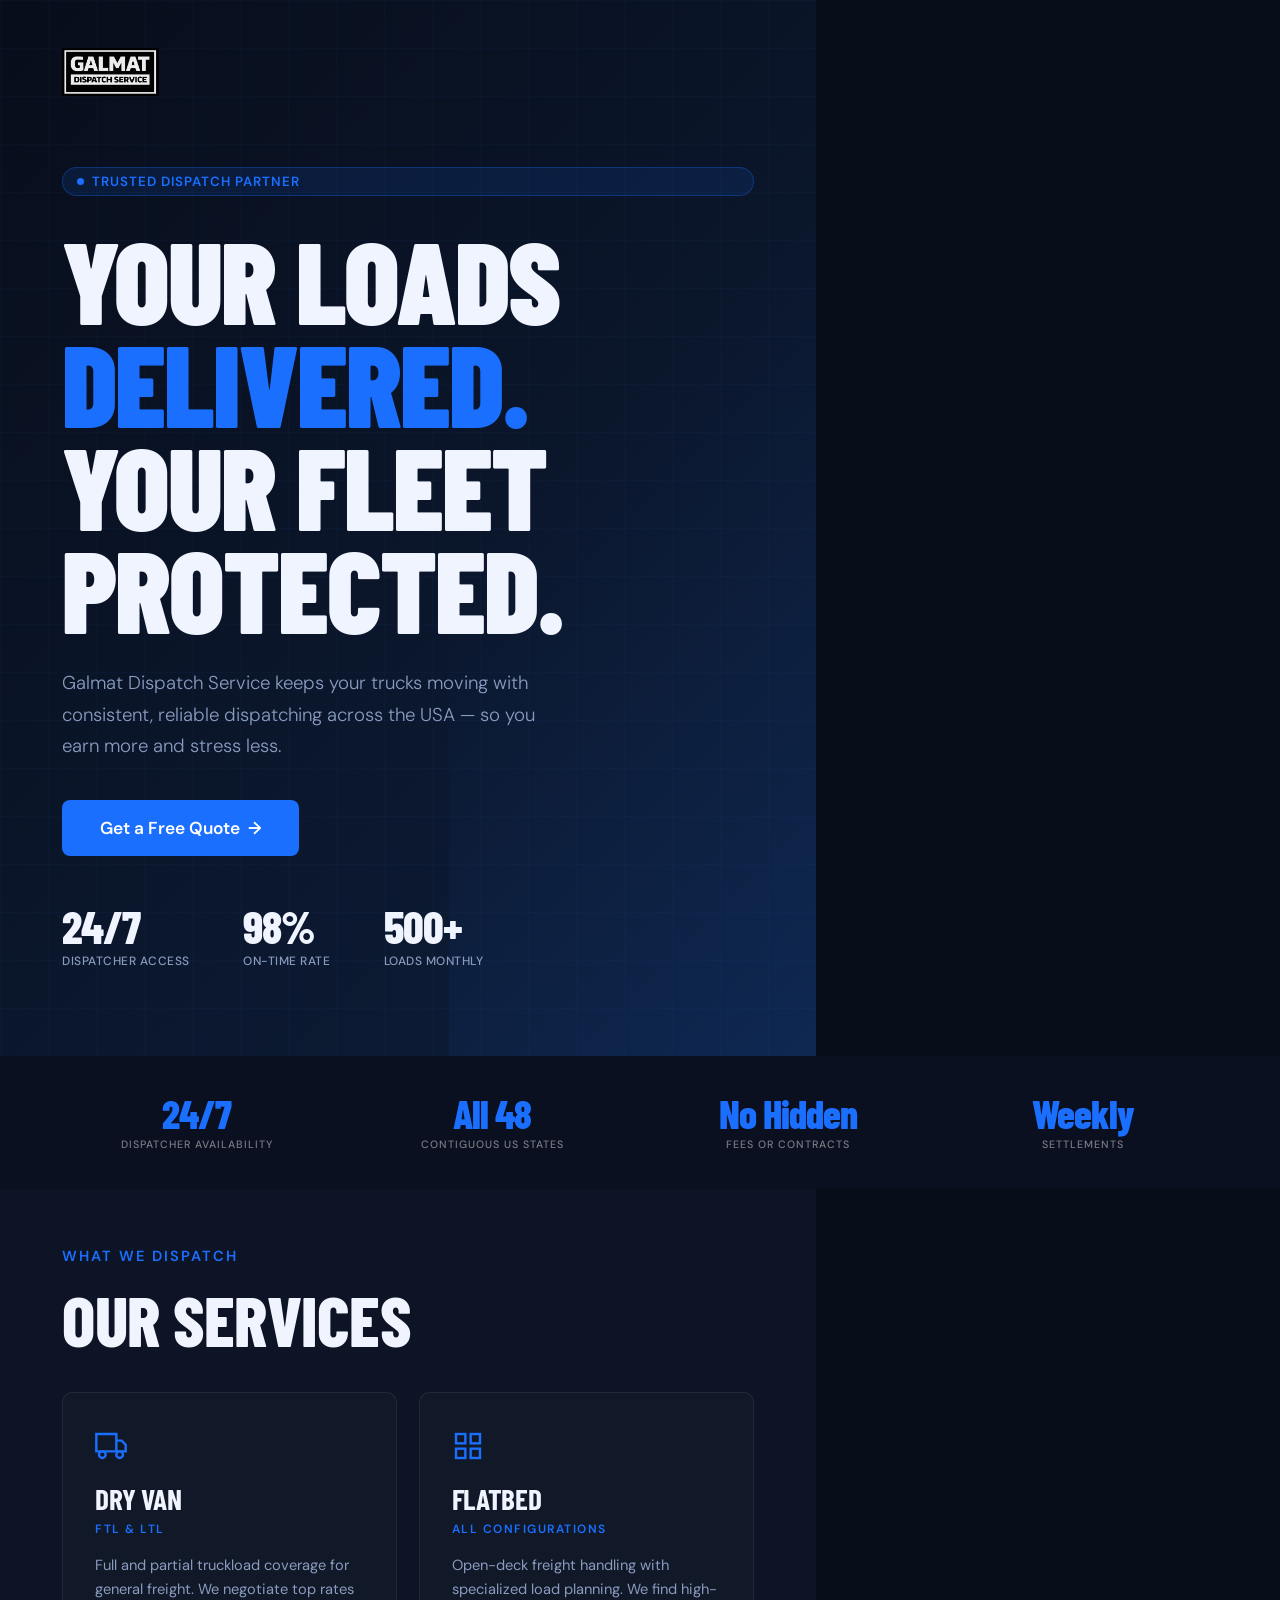
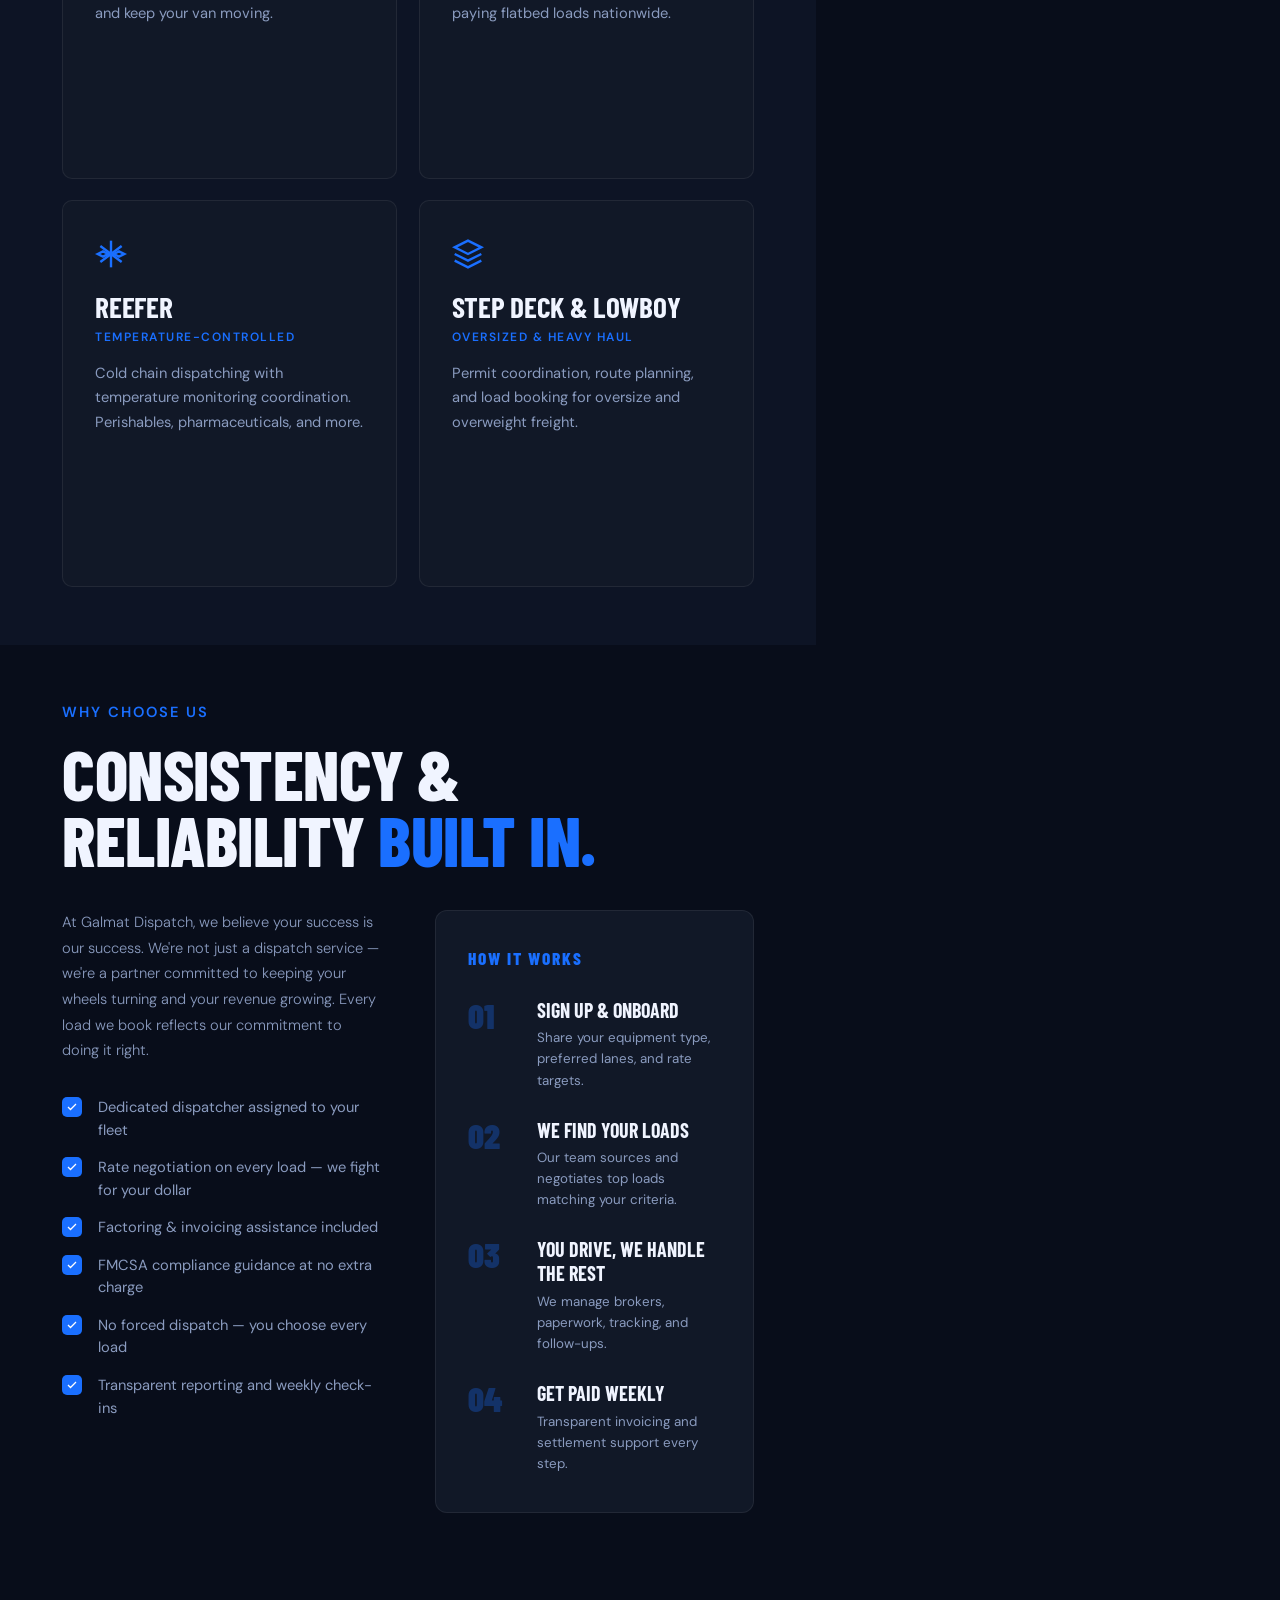
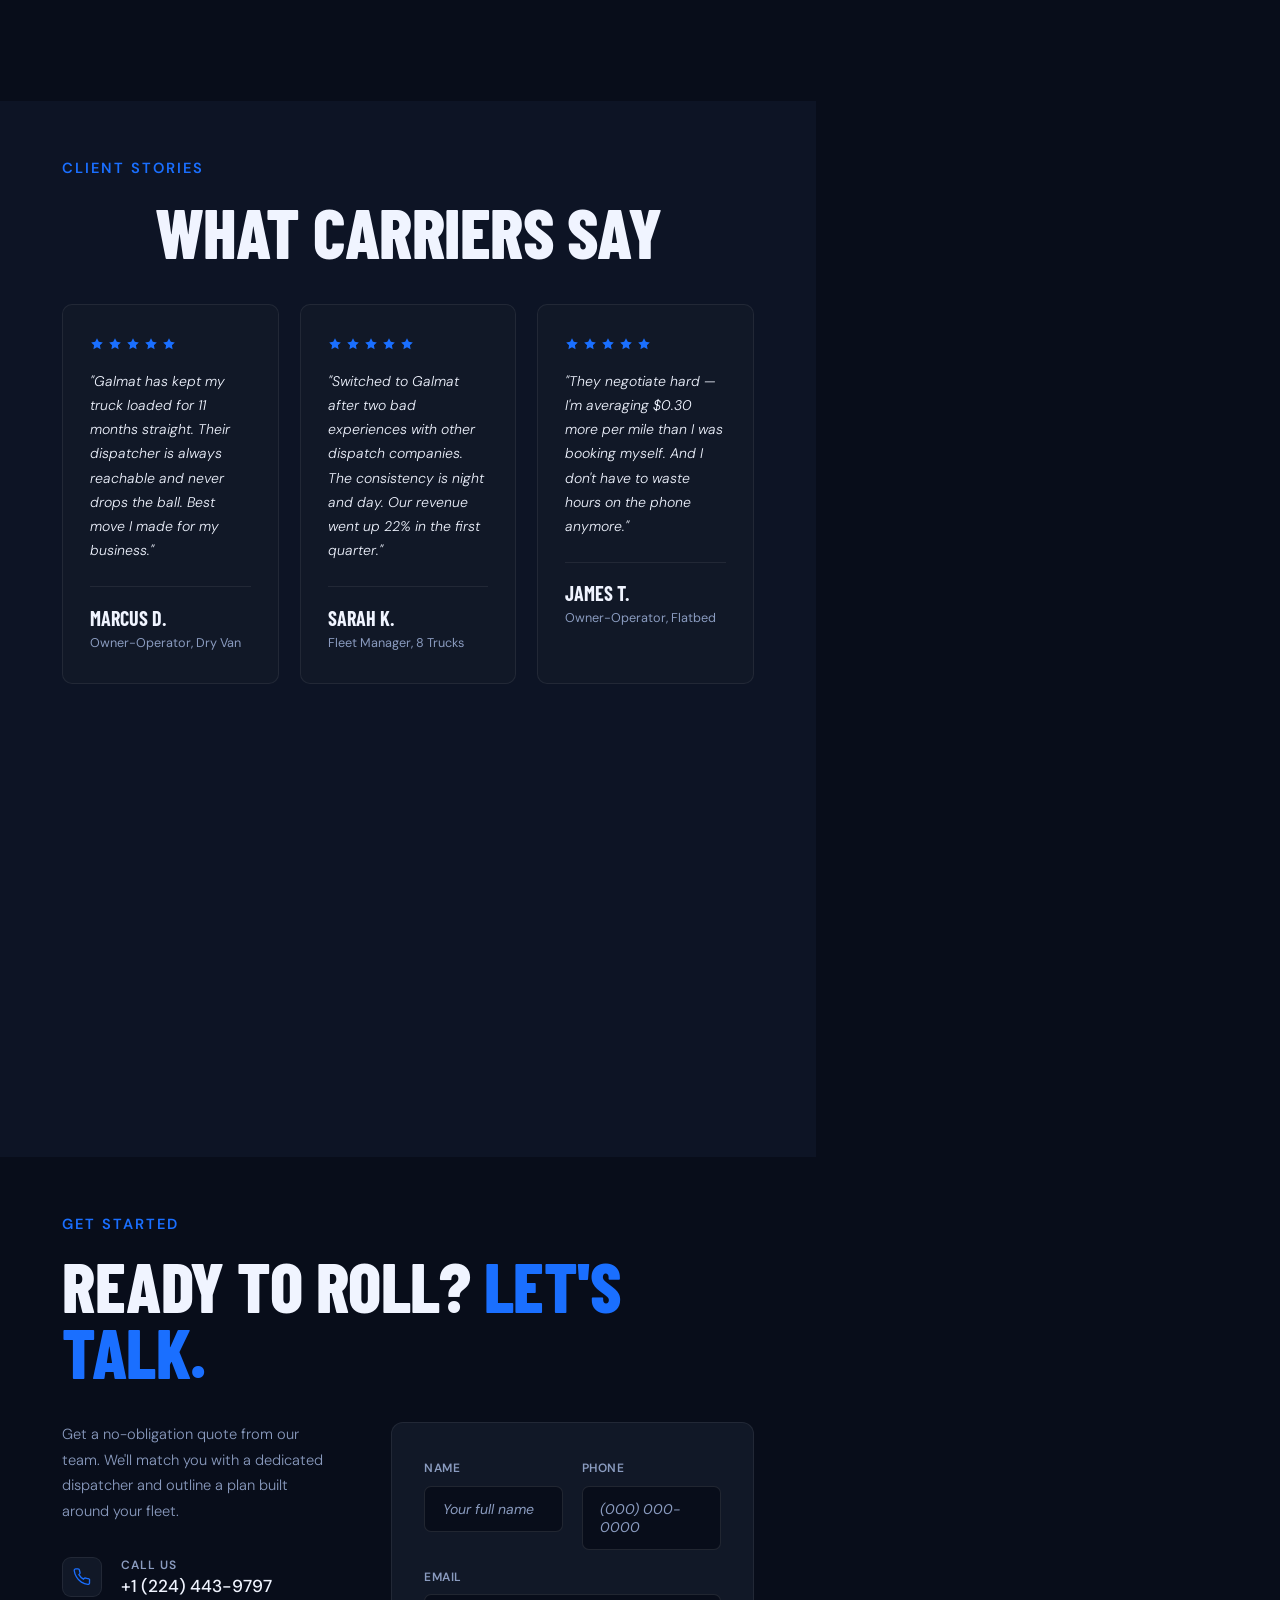
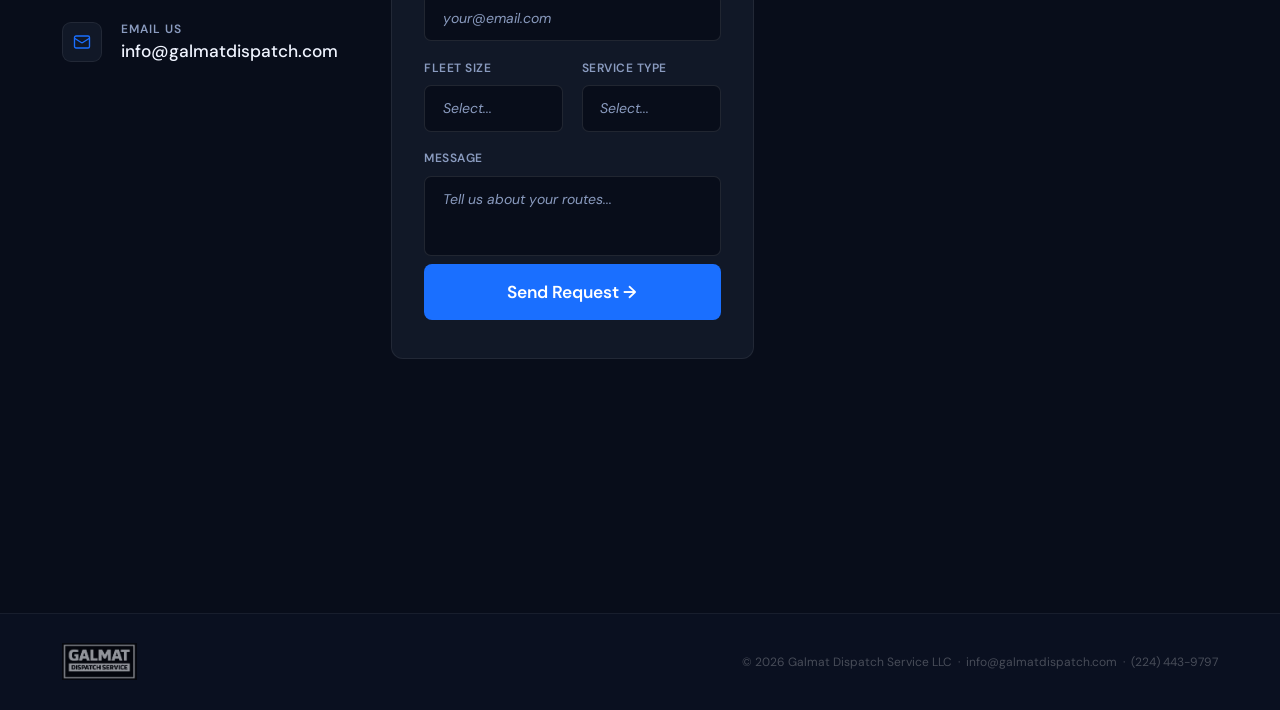
<file: index-print.html>
<!DOCTYPE html>
<html lang="en">
<head>
<meta charset="UTF-8"/>
<meta name="viewport" content="width=device-width, initial-scale=1.0"/>
<meta name="robots" content="noindex" />
<title>Galmat Dispatch Service</title>
<link rel="preconnect" href="https://fonts.googleapis.com"/>
<link rel="stylesheet" href="https://fonts.googleapis.com/css2?family=Barlow+Condensed:wght@400;600;700;800;900&family=DM+Sans:wght@300;400;500;600&display=swap"/>
<style>
  *, *::before, *::after { box-sizing: border-box; margin: 0; padding: 0; }
  body {
    font-family: 'DM Sans', sans-serif;
    background: #080d1a;
    color: #f0f4ff;
    -webkit-print-color-adjust: exact;
    print-color-adjust: exact;
  }

  /* ── PAGE SETUP ── */
  @page { size: letter portrait; margin: 0; }

  /* ── SHARED ── */
  .page {
    width: 8.5in;
    min-height: 11in;
    padding: 0.6in 0.65in;
    break-after: page;
    position: relative;
    overflow: hidden;
    display: flex;
    flex-direction: column;
  }

  .label {
    font-family: 'DM Sans', sans-serif;
    font-size: 11pt;
    font-weight: 600;
    color: #1a6fff;
    letter-spacing: 2px;
    text-transform: uppercase;
    margin-bottom: 14pt;
  }

  h1, h2, h3 {
    font-family: 'Barlow Condensed', sans-serif;
    text-transform: uppercase;
    letter-spacing: -0.5px;
    line-height: 1;
  }

  /* ── PAGE 1: HERO ── */
  .page-hero {
    background: linear-gradient(135deg, #080d1a 0%, #0d1e3a 100%);
    justify-content: center;
  }
  .page-hero::before {
    content: '';
    position: absolute;
    inset: 0;
    background-image: linear-gradient(rgba(26,111,255,0.04) 1px, transparent 1px),
                      linear-gradient(90deg, rgba(26,111,255,0.04) 1px, transparent 1px);
    background-size: 48px 48px;
  }
  .page-hero::after {
    content: '';
    position: absolute;
    right: 0; top: 0; bottom: 0;
    width: 45%;
    background: linear-gradient(135deg, transparent 40%, rgba(26,111,255,0.12) 100%);
  }
  .hero-badge {
    display: inline-flex;
    align-items: center;
    gap: 8px;
    background: rgba(26,111,255,0.12);
    border: 1px solid rgba(26,111,255,0.3);
    border-radius: 100px;
    padding: 5px 14px;
    margin-bottom: 24pt;
  }
  .hero-badge-dot {
    width: 7px; height: 7px;
    border-radius: 50%;
    background: #1a6fff;
  }
  .hero-badge span {
    color: #1a6fff;
    font-size: 10pt;
    font-weight: 600;
    letter-spacing: 1px;
    text-transform: uppercase;
  }
  .hero-h1 {
    font-size: 86pt;
    font-weight: 900;
    color: #f0f4ff;
    margin-bottom: 20pt;
    letter-spacing: -2px;
    line-height: 0.9;
    position: relative;
    z-index: 1;
  }
  .hero-h1 .accent { color: #1a6fff; }
  .hero-sub {
    color: #8a9bbf;
    font-size: 14pt;
    line-height: 1.7;
    max-width: 5in;
    margin-bottom: 28pt;
    font-weight: 300;
    position: relative;
    z-index: 1;
  }
  .hero-cta {
    display: inline-flex;
    align-items: center;
    gap: 10px;
    background: #1a6fff;
    color: #fff;
    border-radius: 8px;
    padding: 13pt 28pt;
    font-family: 'DM Sans', sans-serif;
    font-size: 13pt;
    font-weight: 600;
    text-decoration: none;
    margin-bottom: 36pt;
    position: relative;
    z-index: 1;
  }
  .hero-stats {
    display: flex;
    gap: 40pt;
    position: relative;
    z-index: 1;
  }
  .hero-stat-num {
    font-family: 'Barlow Condensed', sans-serif;
    font-weight: 800;
    font-size: 34pt;
    color: #f0f4ff;
    letter-spacing: -1px;
    line-height: 1;
  }
  .hero-stat-label {
    color: #8a9bbf;
    font-size: 9pt;
    font-weight: 500;
    letter-spacing: 0.5px;
    text-transform: uppercase;
    margin-top: 4px;
  }
  .hero-logo {
    position: absolute;
    top: 0.5in;
    left: 0.65in;
    z-index: 2;
  }
  .hero-logo img { height: 36pt; filter: invert(1); }

  /* ── STATS BAR ── */
  .stats-bar {
    background: #0a1020;
    padding: 28pt 0.65in;
    display: grid;
    grid-template-columns: repeat(4, 1fr);
    gap: 20pt;
    break-after: avoid;
  }
  .stats-bar-item { text-align: center; }
  .stats-bar-num {
    font-family: 'Barlow Condensed', sans-serif;
    font-weight: 800;
    font-size: 30pt;
    color: #1a6fff;
    letter-spacing: -1px;
    line-height: 1;
  }
  .stats-bar-label {
    color: rgba(255,255,255,0.45);
    font-size: 8pt;
    font-weight: 500;
    letter-spacing: 1px;
    text-transform: uppercase;
    margin-top: 4px;
  }

  /* ── PAGE 2: SERVICES ── */
  .page-services {
    background: #0d1425;
  }
  .services-grid {
    display: grid;
    grid-template-columns: 1fr 1fr;
    gap: 16pt;
    margin-top: 28pt;
    flex: 1;
  }
  .service-card {
    background: #111827;
    border: 1px solid rgba(255,255,255,0.07);
    border-radius: 10px;
    padding: 28pt 24pt;
  }
  .service-icon {
    color: #1a6fff;
    margin-bottom: 14pt;
  }
  .service-title {
    font-family: 'Barlow Condensed', sans-serif;
    font-weight: 700;
    font-size: 22pt;
    color: #f0f4ff;
    text-transform: uppercase;
    letter-spacing: -0.3px;
    margin-bottom: 4pt;
  }
  .service-sub {
    font-size: 9pt;
    font-weight: 600;
    color: #1a6fff;
    letter-spacing: 1.5px;
    text-transform: uppercase;
    margin-bottom: 12pt;
  }
  .service-desc { color: #8a9bbf; font-size: 11pt; line-height: 1.65; }

  /* ── PAGE 3: ABOUT ── */
  .page-about { background: #080d1a; }
  .about-grid {
    display: grid;
    grid-template-columns: 1fr 1fr;
    gap: 40pt;
    margin-top: 28pt;
    flex: 1;
    align-items: start;
  }
  .about-body { color: #8a9bbf; font-size: 11pt; line-height: 1.75; margin-bottom: 24pt; font-weight: 300; }
  .check-list { display: flex; flex-direction: column; gap: 11pt; }
  .check-item { display: flex; align-items: flex-start; gap: 12pt; }
  .check-box {
    width: 20px; height: 20px;
    border-radius: 5px;
    background: #1a6fff;
    display: flex; align-items: center; justify-content: center;
    flex-shrink: 0; margin-top: 1px;
  }
  .check-text { color: #8a9bbf; font-size: 11pt; line-height: 1.55; }
  .how-card {
    background: #111827;
    border: 1px solid rgba(255,255,255,0.07);
    border-radius: 12px;
    padding: 28pt 24pt;
  }
  .how-label {
    font-family: 'Barlow Condensed', sans-serif;
    font-weight: 800;
    font-size: 13pt;
    color: #1a6fff;
    letter-spacing: 2px;
    text-transform: uppercase;
    margin-bottom: 22pt;
  }
  .how-step { display: flex; gap: 16pt; margin-bottom: 20pt; }
  .how-num {
    font-family: 'Barlow Condensed', sans-serif;
    font-weight: 900;
    font-size: 26pt;
    color: #1a6fff;
    opacity: 0.3;
    line-height: 1;
    min-width: 36pt;
  }
  .how-step-title {
    font-family: 'Barlow Condensed', sans-serif;
    font-weight: 700;
    font-size: 15pt;
    color: #f0f4ff;
    text-transform: uppercase;
    margin-bottom: 4pt;
  }
  .how-step-desc { color: #8a9bbf; font-size: 10pt; line-height: 1.6; }

  /* ── PAGE 4: TESTIMONIALS ── */
  .page-testimonials { background: #0d1425; }
  .testimonials-grid {
    display: grid;
    grid-template-columns: repeat(3, 1fr);
    gap: 16pt;
    margin-top: 28pt;
  }
  .testimonial-card {
    background: #111827;
    border: 1px solid rgba(255,255,255,0.07);
    border-radius: 10px;
    padding: 24pt 20pt;
  }
  .stars { display: flex; gap: 3pt; margin-bottom: 14pt; color: #1a6fff; }
  .testimonial-quote {
    color: #f0f4ff;
    font-size: 10.5pt;
    line-height: 1.72;
    margin-bottom: 18pt;
    font-style: italic;
    font-weight: 300;
  }
  .testimonial-divider {
    border: none;
    border-top: 1px solid rgba(255,255,255,0.07);
    margin-bottom: 14pt;
  }
  .testimonial-name {
    font-family: 'Barlow Condensed', sans-serif;
    font-weight: 700;
    font-size: 15pt;
    color: #f0f4ff;
    text-transform: uppercase;
  }
  .testimonial-fleet { color: #8a9bbf; font-size: 9.5pt; margin-top: 3pt; }

  /* ── PAGE 5: CONTACT ── */
  .page-contact { background: #080d1a; }
  .contact-grid {
    display: grid;
    grid-template-columns: 1fr 1.5fr;
    gap: 40pt;
    margin-top: 28pt;
    flex: 1;
    align-items: start;
  }
  .contact-body { color: #8a9bbf; font-size: 11pt; line-height: 1.75; margin-bottom: 24pt; font-weight: 300; }
  .contact-info-item { display: flex; align-items: center; gap: 14pt; margin-bottom: 18pt; }
  .contact-icon-box {
    width: 40px; height: 40px;
    border-radius: 9px;
    background: #111827;
    border: 1px solid rgba(255,255,255,0.07);
    display: flex; align-items: center; justify-content: center;
    color: #1a6fff;
    flex-shrink: 0;
  }
  .contact-info-label { color: #8a9bbf; font-size: 9pt; font-weight: 600; letter-spacing: 1px; text-transform: uppercase; }
  .contact-info-value { color: #f0f4ff; font-size: 13pt; font-weight: 500; margin-top: 2pt; }
  .contact-form-card {
    background: #111827;
    border: 1px solid rgba(255,255,255,0.07);
    border-radius: 12px;
    padding: 28pt 24pt;
  }
  .form-grid-2 { display: grid; grid-template-columns: 1fr 1fr; gap: 14pt; margin-bottom: 14pt; }
  .form-field { margin-bottom: 14pt; }
  .form-label {
    display: block;
    color: #8a9bbf;
    font-size: 9pt;
    font-weight: 600;
    letter-spacing: 0.5px;
    text-transform: uppercase;
    margin-bottom: 7pt;
  }
  .form-input {
    width: 100%;
    background: #080d1a;
    border: 1.5px solid rgba(255,255,255,0.1);
    border-radius: 7px;
    padding: 10pt 13pt;
    color: #8a9bbf;
    font-family: 'DM Sans', sans-serif;
    font-size: 10.5pt;
    font-style: italic;
  }
  .form-btn {
    width: 100%;
    background: #1a6fff;
    color: #fff;
    border: none;
    border-radius: 8px;
    padding: 13pt;
    font-family: 'DM Sans', sans-serif;
    font-size: 13pt;
    font-weight: 600;
    text-align: center;
    margin-top: 6pt;
  }

  /* ── FOOTER ── */
  .print-footer {
    background: #0a1020;
    border-top: 1px solid rgba(255,255,255,0.06);
    padding: 22pt 0.65in;
    display: flex;
    justify-content: space-between;
    align-items: center;
    break-inside: avoid;
  }
  .print-footer img { height: 28pt; filter: invert(1); opacity: 0.6; }
  .print-footer-copy { color: rgba(255,255,255,0.25); font-size: 9pt; }

  /* SVG icons */
  svg { display: inline-block; vertical-align: middle; }
</style>
</head>
<body>

<!-- ═══ PAGE 1: HERO ═══ -->
<div class="page page-hero">
  <div class="hero-logo">
    <img src="uploads/Galmat Signature.png" alt="Galmat Dispatch Service"/>
  </div>
  <div style="flex:1; display:flex; flex-direction:column; justify-content:center; padding-top: 60pt;">
    <div class="hero-badge">
      <div class="hero-badge-dot"></div>
      <span>Trusted Dispatch Partner</span>
    </div>
    <h1 class="hero-h1">
      YOUR LOADS<br/>
      <span class="accent">DELIVERED.</span><br/>
      YOUR FLEET<br/>PROTECTED.
    </h1>
    <p class="hero-sub">
      Galmat Dispatch Service keeps your trucks moving with consistent, reliable dispatching across the USA — so you earn more and stress less.
    </p>
    <div class="hero-cta" style="width:fit-content;">
      Get a Free Quote &nbsp;→
    </div>
    <div class="hero-stats">
      <div>
        <div class="hero-stat-num">24/7</div>
        <div class="hero-stat-label">Dispatcher Access</div>
      </div>
      <div>
        <div class="hero-stat-num">98%</div>
        <div class="hero-stat-label">On-Time Rate</div>
      </div>
      <div>
        <div class="hero-stat-num">500+</div>
        <div class="hero-stat-label">Loads Monthly</div>
      </div>
    </div>
  </div>
</div>

<!-- STATS BAR (appended to end of hero page) -->
<div class="stats-bar">
  <div class="stats-bar-item">
    <div class="stats-bar-num">24/7</div>
    <div class="stats-bar-label">Dispatcher Availability</div>
  </div>
  <div class="stats-bar-item">
    <div class="stats-bar-num">All 48</div>
    <div class="stats-bar-label">Contiguous US States</div>
  </div>
  <div class="stats-bar-item">
    <div class="stats-bar-num">No Hidden</div>
    <div class="stats-bar-label">Fees or Contracts</div>
  </div>
  <div class="stats-bar-item">
    <div class="stats-bar-num">Weekly</div>
    <div class="stats-bar-label">Settlements</div>
  </div>
</div>

<!-- ═══ PAGE 2: SERVICES ═══ -->
<div class="page page-services">
  <div class="label">What We Dispatch</div>
  <h2 style="font-size:52pt; font-weight:800; color:#f0f4ff;">OUR SERVICES</h2>
  <div class="services-grid">

    <div class="service-card">
      <div class="service-icon">
        <svg viewBox="0 0 24 24" fill="none" stroke="#1a6fff" stroke-width="1.8" width="32" height="32"><path d="M1 3h15v13H1zM16 8h4l3 3v5h-7V8z"/><circle cx="5.5" cy="18.5" r="2.5"/><circle cx="18.5" cy="18.5" r="2.5"/></svg>
      </div>
      <div class="service-title">Dry Van</div>
      <div class="service-sub">FTL &amp; LTL</div>
      <p class="service-desc">Full and partial truckload coverage for general freight. We negotiate top rates and keep your van moving.</p>
    </div>

    <div class="service-card">
      <div class="service-icon">
        <svg viewBox="0 0 24 24" fill="none" stroke="#1a6fff" stroke-width="1.8" width="32" height="32"><rect x="3" y="3" width="7" height="7"/><rect x="14" y="3" width="7" height="7"/><rect x="14" y="14" width="7" height="7"/><rect x="3" y="14" width="7" height="7"/></svg>
      </div>
      <div class="service-title">Flatbed</div>
      <div class="service-sub">All Configurations</div>
      <p class="service-desc">Open-deck freight handling with specialized load planning. We find high-paying flatbed loads nationwide.</p>
    </div>

    <div class="service-card">
      <div class="service-icon">
        <svg viewBox="0 0 24 24" fill="none" stroke="#1a6fff" stroke-width="1.8" width="32" height="32"><line x1="12" y1="2" x2="12" y2="22"/><path d="m20 6-8 6-8-6"/><path d="m20 18-8-6-8 6"/><path d="m2 12 4-2 4 2-4 2z"/><path d="m14 12 4-2 4 2-4 2z"/></svg>
      </div>
      <div class="service-title">Reefer</div>
      <div class="service-sub">Temperature-Controlled</div>
      <p class="service-desc">Cold chain dispatching with temperature monitoring coordination. Perishables, pharmaceuticals, and more.</p>
    </div>

    <div class="service-card">
      <div class="service-icon">
        <svg viewBox="0 0 24 24" fill="none" stroke="#1a6fff" stroke-width="1.8" width="32" height="32"><polygon points="12 2 2 7 12 12 22 7 12 2"/><polyline points="2 17 12 22 22 17"/><polyline points="2 12 12 17 22 12"/></svg>
      </div>
      <div class="service-title">Step Deck &amp; Lowboy</div>
      <div class="service-sub">Oversized &amp; Heavy Haul</div>
      <p class="service-desc">Permit coordination, route planning, and load booking for oversize and overweight freight.</p>
    </div>

  </div>
</div>

<!-- ═══ PAGE 3: ABOUT ═══ -->
<div class="page page-about">
  <div class="label">Why Choose Us</div>
  <h2 style="font-size:52pt; font-weight:800; color:#f0f4ff; line-height:0.95;">CONSISTENCY &amp; RELIABILITY <span style="color:#1a6fff;">BUILT IN.</span></h2>
  <div class="about-grid">
    <div>
      <p class="about-body">
        At Galmat Dispatch, we believe your success is our success. We're not just a dispatch service — we're a partner committed to keeping your wheels turning and your revenue growing. Every load we book reflects our commitment to doing it right.
      </p>
      <div class="check-list">
        <div class="check-item">
          <div class="check-box"><svg viewBox="0 0 24 24" fill="none" stroke="white" stroke-width="2.5" width="12" height="12"><polyline points="20 6 9 17 4 12"/></svg></div>
          <span class="check-text">Dedicated dispatcher assigned to your fleet</span>
        </div>
        <div class="check-item">
          <div class="check-box"><svg viewBox="0 0 24 24" fill="none" stroke="white" stroke-width="2.5" width="12" height="12"><polyline points="20 6 9 17 4 12"/></svg></div>
          <span class="check-text">Rate negotiation on every load — we fight for your dollar</span>
        </div>
        <div class="check-item">
          <div class="check-box"><svg viewBox="0 0 24 24" fill="none" stroke="white" stroke-width="2.5" width="12" height="12"><polyline points="20 6 9 17 4 12"/></svg></div>
          <span class="check-text">Factoring &amp; invoicing assistance included</span>
        </div>
        <div class="check-item">
          <div class="check-box"><svg viewBox="0 0 24 24" fill="none" stroke="white" stroke-width="2.5" width="12" height="12"><polyline points="20 6 9 17 4 12"/></svg></div>
          <span class="check-text">FMCSA compliance guidance at no extra charge</span>
        </div>
        <div class="check-item">
          <div class="check-box"><svg viewBox="0 0 24 24" fill="none" stroke="white" stroke-width="2.5" width="12" height="12"><polyline points="20 6 9 17 4 12"/></svg></div>
          <span class="check-text">No forced dispatch — you choose every load</span>
        </div>
        <div class="check-item">
          <div class="check-box"><svg viewBox="0 0 24 24" fill="none" stroke="white" stroke-width="2.5" width="12" height="12"><polyline points="20 6 9 17 4 12"/></svg></div>
          <span class="check-text">Transparent reporting and weekly check-ins</span>
        </div>
      </div>
    </div>
    <div class="how-card">
      <div class="how-label">How It Works</div>
      <div class="how-step">
        <div class="how-num">01</div>
        <div>
          <div class="how-step-title">Sign Up &amp; Onboard</div>
          <div class="how-step-desc">Share your equipment type, preferred lanes, and rate targets.</div>
        </div>
      </div>
      <div class="how-step">
        <div class="how-num">02</div>
        <div>
          <div class="how-step-title">We Find Your Loads</div>
          <div class="how-step-desc">Our team sources and negotiates top loads matching your criteria.</div>
        </div>
      </div>
      <div class="how-step">
        <div class="how-num">03</div>
        <div>
          <div class="how-step-title">You Drive, We Handle the Rest</div>
          <div class="how-step-desc">We manage brokers, paperwork, tracking, and follow-ups.</div>
        </div>
      </div>
      <div class="how-step" style="margin-bottom:0;">
        <div class="how-num">04</div>
        <div>
          <div class="how-step-title">Get Paid Weekly</div>
          <div class="how-step-desc">Transparent invoicing and settlement support every step.</div>
        </div>
      </div>
    </div>
  </div>
</div>

<!-- ═══ PAGE 4: TESTIMONIALS ═══ -->
<div class="page page-testimonials">
  <div class="label">Client Stories</div>
  <h2 style="font-size:52pt; font-weight:800; color:#f0f4ff; text-align:center;">WHAT CARRIERS SAY</h2>
  <div class="testimonials-grid">

    <div class="testimonial-card">
      <div class="stars">
        <svg viewBox="0 0 24 24" fill="#1a6fff" width="14" height="14"><polygon points="12 2 15.09 8.26 22 9.27 17 14.14 18.18 21.02 12 17.77 5.82 21.02 7 14.14 2 9.27 8.91 8.26 12 2"/></svg>
        <svg viewBox="0 0 24 24" fill="#1a6fff" width="14" height="14"><polygon points="12 2 15.09 8.26 22 9.27 17 14.14 18.18 21.02 12 17.77 5.82 21.02 7 14.14 2 9.27 8.91 8.26 12 2"/></svg>
        <svg viewBox="0 0 24 24" fill="#1a6fff" width="14" height="14"><polygon points="12 2 15.09 8.26 22 9.27 17 14.14 18.18 21.02 12 17.77 5.82 21.02 7 14.14 2 9.27 8.91 8.26 12 2"/></svg>
        <svg viewBox="0 0 24 24" fill="#1a6fff" width="14" height="14"><polygon points="12 2 15.09 8.26 22 9.27 17 14.14 18.18 21.02 12 17.77 5.82 21.02 7 14.14 2 9.27 8.91 8.26 12 2"/></svg>
        <svg viewBox="0 0 24 24" fill="#1a6fff" width="14" height="14"><polygon points="12 2 15.09 8.26 22 9.27 17 14.14 18.18 21.02 12 17.77 5.82 21.02 7 14.14 2 9.27 8.91 8.26 12 2"/></svg>
      </div>
      <p class="testimonial-quote">"Galmat has kept my truck loaded for 11 months straight. Their dispatcher is always reachable and never drops the ball. Best move I made for my business."</p>
      <hr class="testimonial-divider"/>
      <div class="testimonial-name">Marcus D.</div>
      <div class="testimonial-fleet">Owner-Operator, Dry Van</div>
    </div>

    <div class="testimonial-card">
      <div class="stars">
        <svg viewBox="0 0 24 24" fill="#1a6fff" width="14" height="14"><polygon points="12 2 15.09 8.26 22 9.27 17 14.14 18.18 21.02 12 17.77 5.82 21.02 7 14.14 2 9.27 8.91 8.26 12 2"/></svg>
        <svg viewBox="0 0 24 24" fill="#1a6fff" width="14" height="14"><polygon points="12 2 15.09 8.26 22 9.27 17 14.14 18.18 21.02 12 17.77 5.82 21.02 7 14.14 2 9.27 8.91 8.26 12 2"/></svg>
        <svg viewBox="0 0 24 24" fill="#1a6fff" width="14" height="14"><polygon points="12 2 15.09 8.26 22 9.27 17 14.14 18.18 21.02 12 17.77 5.82 21.02 7 14.14 2 9.27 8.91 8.26 12 2"/></svg>
        <svg viewBox="0 0 24 24" fill="#1a6fff" width="14" height="14"><polygon points="12 2 15.09 8.26 22 9.27 17 14.14 18.18 21.02 12 17.77 5.82 21.02 7 14.14 2 9.27 8.91 8.26 12 2"/></svg>
        <svg viewBox="0 0 24 24" fill="#1a6fff" width="14" height="14"><polygon points="12 2 15.09 8.26 22 9.27 17 14.14 18.18 21.02 12 17.77 5.82 21.02 7 14.14 2 9.27 8.91 8.26 12 2"/></svg>
      </div>
      <p class="testimonial-quote">"Switched to Galmat after two bad experiences with other dispatch companies. The consistency is night and day. Our revenue went up 22% in the first quarter."</p>
      <hr class="testimonial-divider"/>
      <div class="testimonial-name">Sarah K.</div>
      <div class="testimonial-fleet">Fleet Manager, 8 Trucks</div>
    </div>

    <div class="testimonial-card">
      <div class="stars">
        <svg viewBox="0 0 24 24" fill="#1a6fff" width="14" height="14"><polygon points="12 2 15.09 8.26 22 9.27 17 14.14 18.18 21.02 12 17.77 5.82 21.02 7 14.14 2 9.27 8.91 8.26 12 2"/></svg>
        <svg viewBox="0 0 24 24" fill="#1a6fff" width="14" height="14"><polygon points="12 2 15.09 8.26 22 9.27 17 14.14 18.18 21.02 12 17.77 5.82 21.02 7 14.14 2 9.27 8.91 8.26 12 2"/></svg>
        <svg viewBox="0 0 24 24" fill="#1a6fff" width="14" height="14"><polygon points="12 2 15.09 8.26 22 9.27 17 14.14 18.18 21.02 12 17.77 5.82 21.02 7 14.14 2 9.27 8.91 8.26 12 2"/></svg>
        <svg viewBox="0 0 24 24" fill="#1a6fff" width="14" height="14"><polygon points="12 2 15.09 8.26 22 9.27 17 14.14 18.18 21.02 12 17.77 5.82 21.02 7 14.14 2 9.27 8.91 8.26 12 2"/></svg>
        <svg viewBox="0 0 24 24" fill="#1a6fff" width="14" height="14"><polygon points="12 2 15.09 8.26 22 9.27 17 14.14 18.18 21.02 12 17.77 5.82 21.02 7 14.14 2 9.27 8.91 8.26 12 2"/></svg>
      </div>
      <p class="testimonial-quote">"They negotiate hard — I'm averaging $0.30 more per mile than I was booking myself. And I don't have to waste hours on the phone anymore."</p>
      <hr class="testimonial-divider"/>
      <div class="testimonial-name">James T.</div>
      <div class="testimonial-fleet">Owner-Operator, Flatbed</div>
    </div>

  </div>
</div>

<!-- ═══ PAGE 5: CONTACT ═══ -->
<div class="page page-contact">
  <div class="label">Get Started</div>
  <h2 style="font-size:52pt; font-weight:800; color:#f0f4ff; line-height:0.95;">READY TO ROLL? <span style="color:#1a6fff;">LET'S TALK.</span></h2>
  <div class="contact-grid">
    <div>
      <p class="contact-body">Get a no-obligation quote from our team. We'll match you with a dedicated dispatcher and outline a plan built around your fleet.</p>
      <div class="contact-info-item">
        <div class="contact-icon-box">
          <svg viewBox="0 0 24 24" fill="none" stroke="#1a6fff" stroke-width="1.8" width="18" height="18"><path d="M22 16.92v3a2 2 0 0 1-2.18 2 19.79 19.79 0 0 1-8.63-3.07A19.5 19.5 0 0 1 4.69 12a19.79 19.79 0 0 1-3.07-8.67A2 2 0 0 1 3.6 1.18h3a2 2 0 0 1 2 1.72c.127.96.361 1.903.7 2.81a2 2 0 0 1-.45 2.11L7.91 8.77a16 16 0 0 0 6 6l.86-.86a2 2 0 0 1 2.11-.45c.907.339 1.85.573 2.81.7A2 2 0 0 1 22 16.92z"/></svg>
        </div>
        <div>
          <div class="contact-info-label">Call Us</div>
          <div class="contact-info-value">+1 (224) 443-9797</div>
        </div>
      </div>
      <div class="contact-info-item">
        <div class="contact-icon-box">
          <svg viewBox="0 0 24 24" fill="none" stroke="#1a6fff" stroke-width="1.8" width="18" height="18"><rect x="2" y="4" width="20" height="16" rx="2"/><path d="m22 7-8.97 5.7a1.94 1.94 0 0 1-2.06 0L2 7"/></svg>
        </div>
        <div>
          <div class="contact-info-label">Email Us</div>
          <div class="contact-info-value">info@galmatdispatch.com</div>
        </div>
      </div>
    </div>
    <div class="contact-form-card">
      <div class="form-grid-2">
        <div>
          <label class="form-label">Name</label>
          <div class="form-input">Your full name</div>
        </div>
        <div>
          <label class="form-label">Phone</label>
          <div class="form-input">(000) 000-0000</div>
        </div>
      </div>
      <div class="form-field">
        <label class="form-label">Email</label>
        <div class="form-input">your@email.com</div>
      </div>
      <div class="form-grid-2">
        <div>
          <label class="form-label">Fleet Size</label>
          <div class="form-input">Select...</div>
        </div>
        <div>
          <label class="form-label">Service Type</label>
          <div class="form-input">Select...</div>
        </div>
      </div>
      <div class="form-field" style="margin-bottom:0;">
        <label class="form-label">Message</label>
        <div class="form-input" style="min-height:60pt;">Tell us about your routes...</div>
      </div>
      <div class="form-btn">Send Request →</div>
    </div>
  </div>
</div>

<!-- FOOTER -->
<div class="print-footer">
  <img src="uploads/Galmat Signature.png" alt="Galmat Dispatch Service"/>
  <div class="print-footer-copy">© 2026 Galmat Dispatch Service LLC &nbsp;·&nbsp; info@galmatdispatch.com &nbsp;·&nbsp; (224) 443-9797</div>
</div>

<script>
  document.fonts.ready.then(function() {
    setTimeout(function() { window.print(); }, 500);
  });
</script>
</body>
</html>
</file>
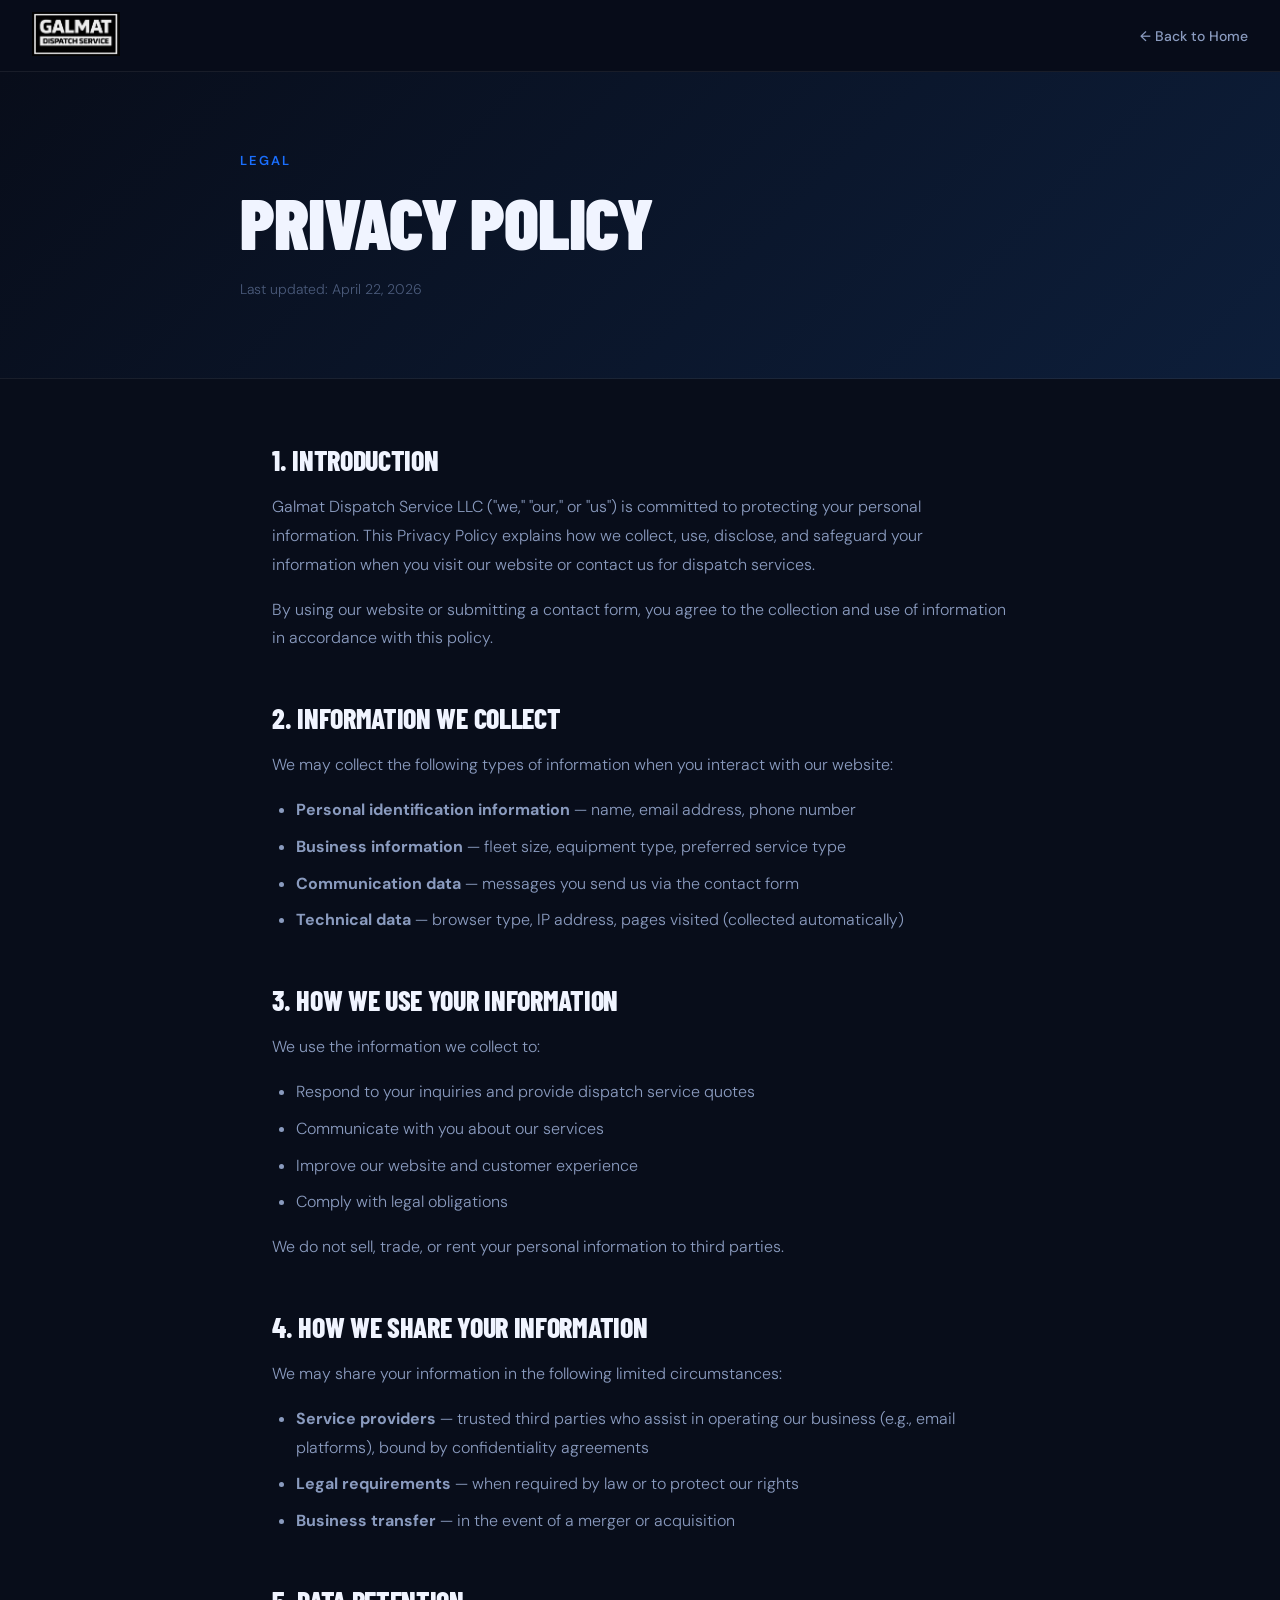
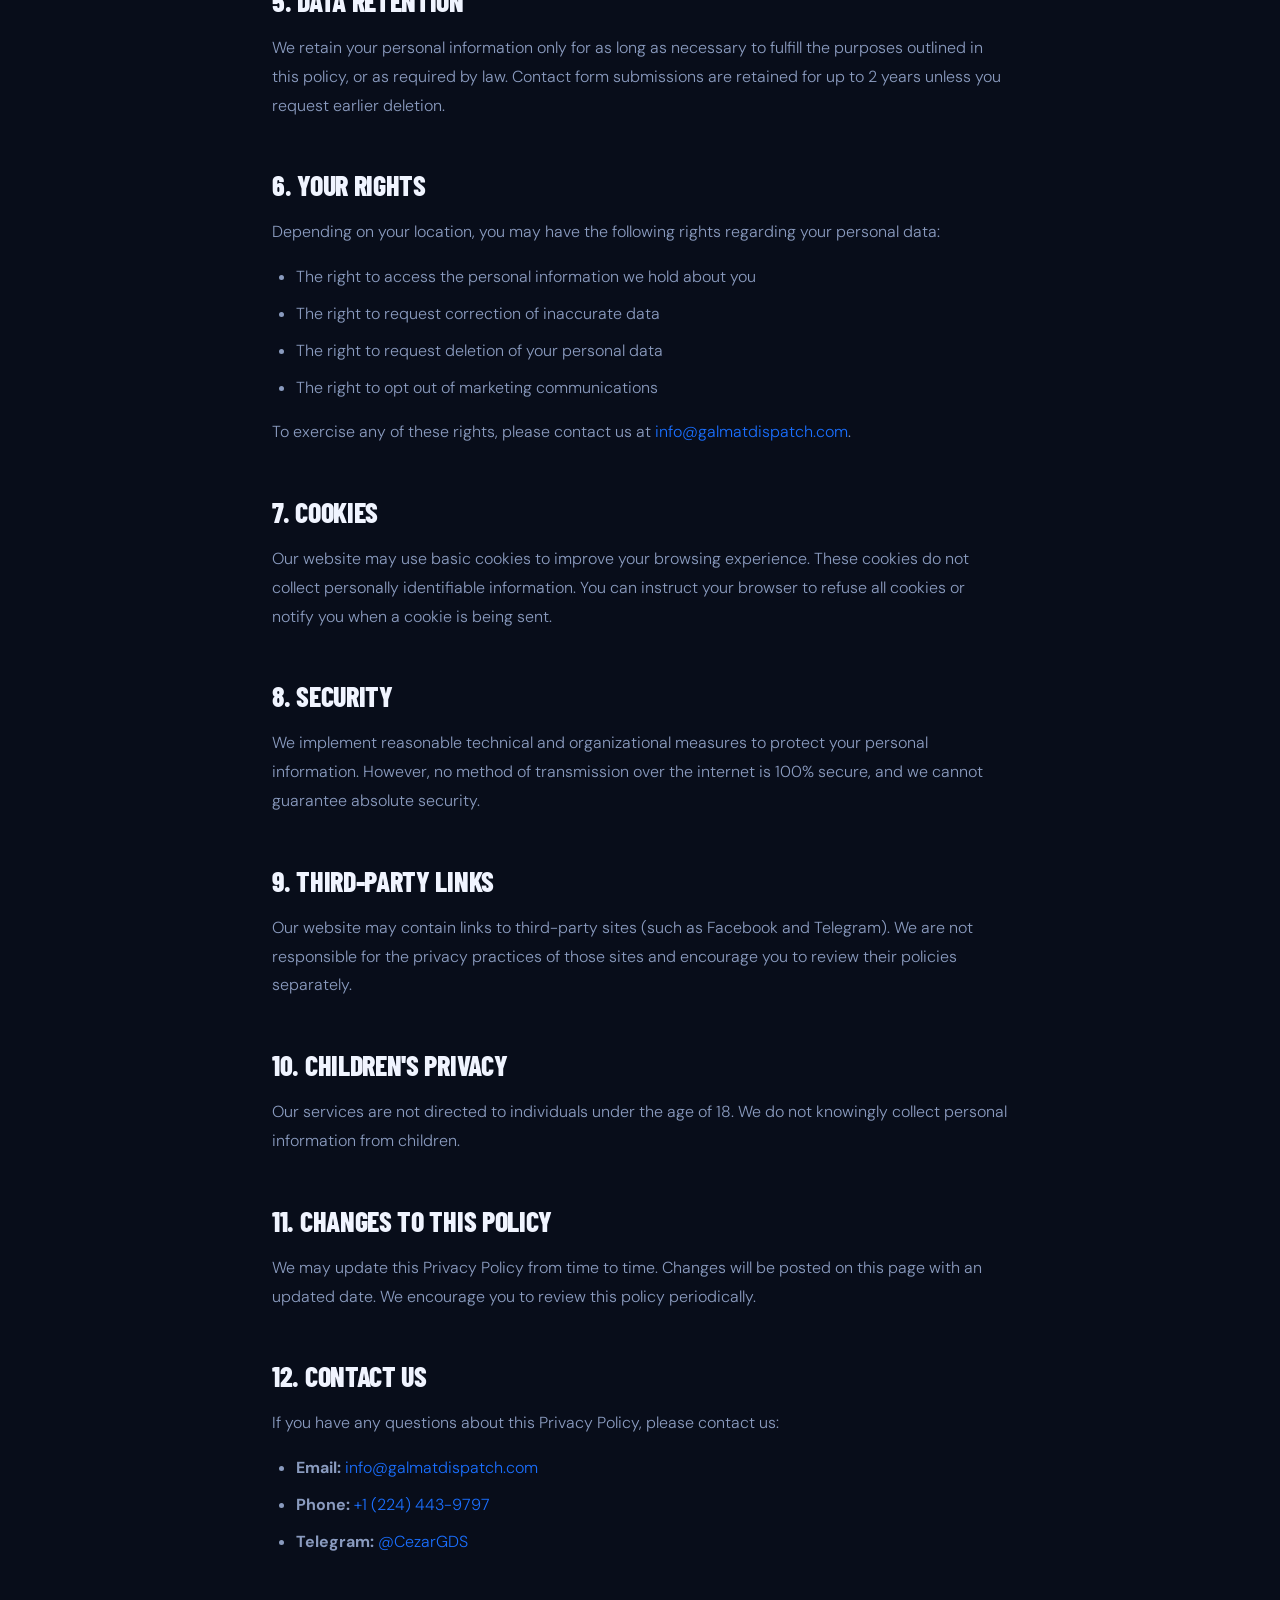
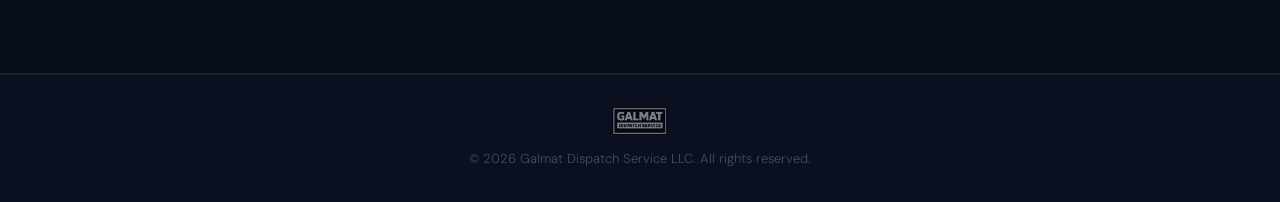
<file: privacy-policy.html>
<!DOCTYPE html>
<html lang="en">
<head>
<meta charset="UTF-8"/>
<meta name="viewport" content="width=device-width, initial-scale=1.0"/>
<title>Privacy Policy — Galmat Dispatch Service</title>
<link rel="preconnect" href="https://fonts.googleapis.com"/>
<link rel="stylesheet" href="https://fonts.googleapis.com/css2?family=Barlow+Condensed:wght@700;800;900&family=DM+Sans:wght@300;400;500;600&display=swap"/>
<style>
  *, *::before, *::after { box-sizing: border-box; margin: 0; padding: 0; }
  body { font-family: 'DM Sans', sans-serif; background: #080d1a; color: #f0f4ff; }

  nav {
    position: sticky; top: 0; z-index: 100;
    background: rgba(8,13,26,0.95);
    backdrop-filter: blur(16px);
    border-bottom: 1px solid rgba(255,255,255,0.07);
    padding: 0 32px; height: 72px;
    display: flex; align-items: center; justify-content: space-between;
  }
  nav img { height: 44px; filter: invert(1); }
  nav a {
    color: #8a9bbf; font-size: 14px; font-weight: 500;
    text-decoration: none; transition: color 0.2s;
  }
  nav a:hover { color: #1a6fff; }

  .hero {
    background: linear-gradient(135deg, #080d1a 0%, #0d1e3a 100%);
    padding: 80px 32px 60px;
    border-bottom: 1px solid rgba(255,255,255,0.07);
  }
  .hero-inner { max-width: 800px; margin: 0 auto; }
  .label {
    font-family: 'DM Sans', sans-serif; font-size: 13px; font-weight: 600;
    color: #1a6fff; letter-spacing: 2px; text-transform: uppercase; margin-bottom: 16px;
  }
  h1 {
    font-family: 'Barlow Condensed', sans-serif; font-weight: 900;
    font-size: clamp(40px, 6vw, 72px); text-transform: uppercase;
    letter-spacing: -1px; line-height: 1; color: #f0f4ff; margin-bottom: 20px;
  }
  .updated { color: #4a5a7a; font-size: 14px; }

  .content { max-width: 800px; margin: 0 auto; padding: 64px 32px 100px; }

  h2 {
    font-family: 'Barlow Condensed', sans-serif; font-weight: 800;
    font-size: 28px; text-transform: uppercase; letter-spacing: -0.3px;
    color: #f0f4ff; margin: 48px 0 16px;
  }
  h2:first-child { margin-top: 0; }

  p { color: #8a9bbf; font-size: 16px; line-height: 1.8; margin-bottom: 16px; font-weight: 300; }
  ul { color: #8a9bbf; font-size: 16px; line-height: 1.8; margin: 0 0 16px 24px; font-weight: 300; }
  ul li { margin-bottom: 8px; }
  a { color: #1a6fff; text-decoration: none; }
  a:hover { text-decoration: underline; }

  .divider { border: none; border-top: 1px solid rgba(255,255,255,0.07); margin: 0; }

  footer {
    background: #0a1020;
    border-top: 1px solid rgba(255,255,255,0.06);
    padding: 32px;
    text-align: center;
  }
  footer img { height: 28px; filter: invert(1); opacity: 0.5; margin-bottom: 12px; display: block; margin: 0 auto 12px; }
  footer p { color: rgba(255,255,255,0.25); font-size: 13px; margin: 0; }
</style>
</head>
<body>

<nav>
  <a href="index.html"><img src="uploads/Galmat Signature.png" alt="Galmat Dispatch Service"/></a>
  <a href="index.html">← Back to Home</a>
</nav>

<div class="hero">
  <div class="hero-inner">
    <div class="label">Legal</div>
    <h1>Privacy Policy</h1>
    <p class="updated">Last updated: April 22, 2026</p>
  </div>
</div>

<div class="content">

  <h2>1. Introduction</h2>
  <p>Galmat Dispatch Service LLC ("we," "our," or "us") is committed to protecting your personal information. This Privacy Policy explains how we collect, use, disclose, and safeguard your information when you visit our website or contact us for dispatch services.</p>
  <p>By using our website or submitting a contact form, you agree to the collection and use of information in accordance with this policy.</p>

  <h2>2. Information We Collect</h2>
  <p>We may collect the following types of information when you interact with our website:</p>
  <ul>
    <li><strong>Personal identification information</strong> — name, email address, phone number</li>
    <li><strong>Business information</strong> — fleet size, equipment type, preferred service type</li>
    <li><strong>Communication data</strong> — messages you send us via the contact form</li>
    <li><strong>Technical data</strong> — browser type, IP address, pages visited (collected automatically)</li>
  </ul>

  <h2>3. How We Use Your Information</h2>
  <p>We use the information we collect to:</p>
  <ul>
    <li>Respond to your inquiries and provide dispatch service quotes</li>
    <li>Communicate with you about our services</li>
    <li>Improve our website and customer experience</li>
    <li>Comply with legal obligations</li>
  </ul>
  <p>We do not sell, trade, or rent your personal information to third parties.</p>

  <h2>4. How We Share Your Information</h2>
  <p>We may share your information in the following limited circumstances:</p>
  <ul>
    <li><strong>Service providers</strong> — trusted third parties who assist in operating our business (e.g., email platforms), bound by confidentiality agreements</li>
    <li><strong>Legal requirements</strong> — when required by law or to protect our rights</li>
    <li><strong>Business transfer</strong> — in the event of a merger or acquisition</li>
  </ul>

  <h2>5. Data Retention</h2>
  <p>We retain your personal information only for as long as necessary to fulfill the purposes outlined in this policy, or as required by law. Contact form submissions are retained for up to 2 years unless you request earlier deletion.</p>

  <h2>6. Your Rights</h2>
  <p>Depending on your location, you may have the following rights regarding your personal data:</p>
  <ul>
    <li>The right to access the personal information we hold about you</li>
    <li>The right to request correction of inaccurate data</li>
    <li>The right to request deletion of your personal data</li>
    <li>The right to opt out of marketing communications</li>
  </ul>
  <p>To exercise any of these rights, please contact us at <a href="mailto:info@galmatdispatch.com">info@galmatdispatch.com</a>.</p>

  <h2>7. Cookies</h2>
  <p>Our website may use basic cookies to improve your browsing experience. These cookies do not collect personally identifiable information. You can instruct your browser to refuse all cookies or notify you when a cookie is being sent.</p>

  <h2>8. Security</h2>
  <p>We implement reasonable technical and organizational measures to protect your personal information. However, no method of transmission over the internet is 100% secure, and we cannot guarantee absolute security.</p>

  <h2>9. Third-Party Links</h2>
  <p>Our website may contain links to third-party sites (such as Facebook and Telegram). We are not responsible for the privacy practices of those sites and encourage you to review their policies separately.</p>

  <h2>10. Children's Privacy</h2>
  <p>Our services are not directed to individuals under the age of 18. We do not knowingly collect personal information from children.</p>

  <h2>11. Changes to This Policy</h2>
  <p>We may update this Privacy Policy from time to time. Changes will be posted on this page with an updated date. We encourage you to review this policy periodically.</p>

  <h2>12. Contact Us</h2>
  <p>If you have any questions about this Privacy Policy, please contact us:</p>
  <ul>
    <li><strong>Email:</strong> <a href="mailto:info@galmatdispatch.com">info@galmatdispatch.com</a></li>
    <li><strong>Phone:</strong> <a href="tel:+12244439797">+1 (224) 443-9797</a></li>
    <li><strong>Telegram:</strong> <a href="https://t.me/CezarGDS" target="_blank">@CezarGDS</a></li>
  </ul>

</div>

<hr class="divider"/>
<footer>
  <img src="uploads/Galmat Signature.png" alt="Galmat Dispatch Service"/>
  <p>© 2026 Galmat Dispatch Service LLC. All rights reserved.</p>
</footer>

</body>
</html>
</file>
<file: assets/index-DCRT_S11.css>
@font-face{font-family:"Press Start 2P";font-style:normal;font-display:swap;font-weight:400;src:url(/assets/press-start-2p-latin-400-normal-_wFEWmAB.woff2)format("woff2"),url(/assets/press-start-2p-latin-400-normal-KLytu4cr.woff)format("woff")}:root{--bg:#05070c;--surface:#0a0e19;--surface-2:#10172a;--field:#060912;--field-line:#242e4d;--field-line-hover:#3a4a7a;--placeholder:#4a5475;--glass:#0a0e1b;--shadow:#000;--line:#96acff21;--line-2:#96acff3d;--text:#eef1f8;--muted:#98a2bd;--dim:#5d6887;--accent:#2257ff;--accent-2:#3a6bff;--accent-bright:#6f93ff;--accent-deep:#0b2a8a;--accent-ink:#fff;--accent-glow:#2257ff59;--hl:var(--accent);--stamp:var(--accent-bright);--stamp-paper:var(--accent);--money:#27e07a;--money-ink:#04130a;--money-shadow:#06301a;--money-glow:#27e07a59;--money-print:#17b862;--amber:#ffb547;--error:#ff8a8a;--hero-bg:var(--bg);--hero-glow:#2257ff47;--onboard-bg:#efe9dd;--onboard-card:#fbf8f1;--onboard-ink:#17191e;--onboard-muted:#6a6457;--onboard-line:#dcd3c1;--onboard-rule:#2257ff12;--book-bg:#070a14;--report-bg:linear-gradient(to bottom, #08102a 0, #06123a 60%);--report-grid:#6f93ff12;--pay-bg:linear-gradient(to bottom, #051030 0, #03060e 60%);--crm-bg:#03060e;--start-bg:radial-gradient(ellipse at 20% 0%, #2257ff2e, transparent 55%), var(--bg);--footer-bg:#03060e;--road:#0d1220;--road-edge:#1a2238;--road-line:#e8ecf5;--map-land:#080e22;--map-dot:#294083;--map-border:#6f93ff29;--map-outline:#6f93ff66;--map-city:#cfdbff;--map-city-ring:#6f93ff73;--map-label:#8a97bd;--map-halo:#05070c;--route-plan:#6f93ff59;--route:#3a6bff;--route-old:#2f55d4;--truck:#e9eeff;--truck-cab:#3a6bff;--truck-label:#b9c6ef;--truck-glow:#4d7cff;--phone-frame:#0a0d17;--phone-ring:#121829;--phone-edge:#2a3350;--phone-screen:#f4f6fb;--phone-card:#fff;--phone-ink:#121622;--phone-muted:#6b7390;--phone-track:#e8ecf5;--font-display:"Saira Variable", "Arial Narrow", "Roboto Condensed", sans-serif;--font-body:"Inter Variable", "Inter", system-ui, -apple-system, "Segoe UI", sans-serif;--font-arcade:"Press Start 2P", ui-monospace, monospace;--font-num:var(--font-display);--display-weight:900;--display-stretch:64%;--display-case:uppercase;--display-leading:.88;--display-tracking:-.005em;--label-stretch:75%;--radius:14px;--radius-lg:22px;--radius-btn:12px;--nav-h:64px;--gutter:clamp(16px, 4vw, 40px);--ease-out:cubic-bezier(.22, 1, .36, 1);--ease-snap:cubic-bezier(.34, 1.56, .64, 1);--lightningcss-light: ;--lightningcss-dark:initial;color-scheme:dark}*,:before,:after{box-sizing:border-box}html{-webkit-text-size-adjust:100%;-moz-text-size-adjust:100%;text-size-adjust:100%}body{background:var(--bg);color:var(--text);font-family:var(--font-body);-webkit-font-smoothing:antialiased;-moz-osx-font-smoothing:grayscale;margin:0;font-size:17px;line-height:1.55;overflow-x:clip}h1,h2,h3,p,ul,ol,figure{margin:0}ul,ol{padding:0;list-style:none}a{color:inherit}img,svg{max-width:100%;display:block}button,input,textarea,select{font:inherit;color:inherit}:focus-visible{outline:3px solid var(--accent-bright);outline-offset:3px;border-radius:6px}::selection{background:var(--accent);color:var(--accent-ink)}.icon{flex:none;width:1.15em;height:1.15em}html.lenis,html.lenis body{height:auto}.lenis.lenis-smooth{scroll-behavior:auto!important}.lenis.lenis-stopped{overflow:hidden}.container{width:100%;max-width:1240px;padding-inline:var(--gutter);margin-inline-start:auto;margin-inline-end:auto}.display{font-family:var(--font-display);font-weight:var(--display-weight);font-stretch:var(--display-stretch);text-transform:var(--display-case);line-height:var(--display-leading);letter-spacing:var(--display-tracking);text-wrap:balance}.hl{white-space:nowrap;isolation:isolate;color:var(--hl-ink,inherit);display:inline-block;position:relative}.hl:before{content:"";z-index:-1;background:var(--hl);height:.42em;transform:skewX(-14deg) scaleX(var(--hl-scale,1));transform-origin:0;position:absolute;bottom:.02em;left:-.06em;right:-.08em}.eyebrow{letter-spacing:.12em;text-transform:uppercase;color:var(--accent-bright);align-items:center;gap:10px;font-size:13px;font-weight:650;display:inline-flex}.eyebrow__dot{background:var(--accent-bright);width:8px;height:8px;box-shadow:0 0 0 4px color-mix(in srgb, var(--accent-bright) 18%, transparent);border-radius:50%;animation:2.4s ease-in-out infinite blink}@keyframes blink{50%{opacity:.35}}.tag{letter-spacing:.08em;text-transform:uppercase;background:color-mix(in srgb, var(--accent) 18%, transparent);height:22px;color:var(--accent-bright);border:1px solid color-mix(in srgb, var(--accent-bright) 30%, transparent);white-space:nowrap;border-radius:999px;align-items:center;padding:0 9px;font-size:11px;font-weight:700;display:inline-flex}.tag--dim{color:var(--muted);border-color:var(--line-2);background:0 0}.dot{border-radius:50%;flex:none;width:8px;height:8px;display:inline-block}.dot--green{background:var(--money)}.dot--blue{background:var(--accent-2)}.dot--amber{background:var(--amber)}.btn{--h:48px;min-height:var(--h);border-radius:var(--radius-btn);cursor:pointer;white-space:nowrap;transition:transform .25s var(--ease-out), background-color .2s, border-color .2s, box-shadow .25s;border:1px solid #0000;justify-content:center;align-items:center;gap:10px;padding:0 22px;font-size:16px;font-weight:650;line-height:1;text-decoration:none;display:inline-flex}.btn:active{transform:translateY(1px)scale(.99)}.btn--sm{--h:40px;border-radius:10px;padding:0 16px;font-size:14px}.btn--lg{--h:58px;padding:0 28px;font-size:17px}.btn--block{width:100%}.btn--primary{background:var(--accent);color:var(--accent-ink);box-shadow:inset 0 1px 0 #ffffff38, 0 10px 30px -8px var(--accent-glow)}.btn--primary:hover{background:var(--accent-2);box-shadow:inset 0 1px 0 #ffffff38, 0 16px 40px -8px color-mix(in srgb, var(--accent) 55%, transparent);transform:translateY(-2px)}.btn--primary .icon{transition:transform .25s var(--ease-out)}.btn--primary:hover .icon{transform:translate(3px)}.btn--ghost{background:color-mix(in srgb, var(--text) 3%, transparent);border-color:var(--line-2);color:var(--text)}.btn--ghost:hover{border-color:var(--accent-bright);background:color-mix(in srgb, var(--accent) 10%, transparent)}.stamp{z-index:3;font-family:var(--font-display);font-weight:900;font-stretch:var(--label-stretch);letter-spacing:.06em;text-transform:uppercase;pointer-events:none;-webkit-mask-image:radial-gradient(circle at 30% 40%, #000 60%, color-mix(in srgb, var(--shadow) 75%, transparent) 61%, #000 75%);-webkit-mask-image:radial-gradient(circle at 30% 40%, #000 60%, color-mix(in srgb, var(--shadow) 75%, transparent) 61%, #000 75%);mask-image:radial-gradient(circle at 30% 40%, #000 60%, color-mix(in srgb, var(--shadow) 75%, transparent) 61%, #000 75%);border:3px solid;border-radius:8px;padding:6px 14px 4px;font-size:30px;line-height:1;position:absolute}.nav{z-index:50;pointer-events:none;padding-inline-start:10px;padding-inline-end:10px;position:fixed;top:10px;left:0;right:0}.nav__bar{pointer-events:auto;max-width:1240px;min-height:var(--nav-h);border:1px solid #0000;border-radius:16px;grid-template-columns:auto 1fr auto;align-items:center;gap:16px;margin-inline-start:auto;margin-inline-end:auto;padding:8px 10px 8px 16px;transition:background-color .35s,border-color .35s,box-shadow .35s;display:grid}.nav--solid .nav__bar{background:color-mix(in srgb, var(--glass) 90%, transparent);border-color:var(--line);box-shadow:0 12px 40px -12px color-mix(in srgb, var(--shadow) 60%, transparent);-webkit-backdrop-filter:blur(14px)saturate(140%);backdrop-filter:blur(14px)saturate(140%)}.nav__logo{color:var(--text);border-radius:4px;display:block}.logo{aspect-ratio:687/331;width:auto;height:36px}.nav__actions{align-items:center;gap:8px;display:flex}.nav__call{height:40px;color:var(--text);border-radius:10px;align-items:center;gap:8px;padding:0 12px;font-size:14px;font-weight:600;text-decoration:none;transition:background-color .2s;display:inline-flex}.nav__call:hover{background:color-mix(in srgb, var(--text) 6%, transparent)}.nav__call .icon{color:var(--accent-bright)}.rail{opacity:0;visibility:hidden;transition:opacity .35s, transform .35s var(--ease-out), visibility .35s;justify-self:center;gap:6px;display:flex;transform:translateY(-6px)}.nav--rail .rail{opacity:1;visibility:visible;transform:none}.rail__step{--p:0;position:relative}.rail__step a{z-index:1;height:38px;color:var(--muted);letter-spacing:.04em;text-transform:uppercase;border-radius:10px;align-items:center;gap:8px;padding:0 14px 0 8px;font-size:13px;font-weight:650;text-decoration:none;transition:color .25s;display:flex;position:relative}.rail__num{border:1px solid var(--line-2);border-radius:6px;place-items:center;width:22px;height:22px;font-size:12px;transition:background-color .25s,border-color .25s,color .25s;display:grid}.rail__fill{background:var(--accent-bright);height:2px;transform:scaleX(var(--p));transform-origin:0;border-radius:2px;position:absolute;bottom:3px;left:8px;right:8px}.rail__step.is-done .rail__num{background:color-mix(in srgb, var(--accent) 25%, transparent);color:var(--text);border-color:#0000}.rail__step.is-active a{color:var(--text)}.rail__step.is-active .rail__num{background:var(--accent);border-color:var(--accent);color:var(--accent-ink)}.rail__step[data-step="4"].is-active .rail__num{background:var(--money);border-color:var(--money);color:var(--money-ink)}.rail__step[data-step="4"] .rail__fill{background:var(--money)}@media (max-width:1080px){.nav__call span{display:none}.nav__call{border:1px solid var(--line-2);justify-content:center;width:40px;padding:0}}@media (max-width:899px){:root{--nav-h:52px}.nav{padding-inline-start:8px;padding-inline-end:8px;top:8px}.nav__bar{grid-template-columns:auto 1fr auto;gap:8px 10px;padding:6px 6px 6px 12px}.logo{height:30px}.rail{max-height:0;transition:opacity .3s, max-height .35s var(--ease-out), margin .35s var(--ease-out), visibility .3s;grid-area:2/1/auto/-1;grid-template-columns:repeat(4,1fr);justify-self:stretch;gap:4px;margin-top:-8px;display:grid;overflow:hidden}.nav--rail .rail{max-height:40px;margin-top:0}.rail__step a{letter-spacing:.02em;justify-content:center;gap:5px;height:32px;padding:0 4px;font-size:10.5px}.rail__num{border-radius:5px;width:17px;height:17px;font-size:10px}.rail__fill{bottom:1px;left:4px;right:4px}}@media (max-width:359px){.rail__label{font-size:9.5px}}@media (prefers-reduced-motion:reduce){*,:before,:after{scroll-behavior:auto!important;transition-duration:.01ms!important;animation-duration:.01ms!important;animation-iteration-count:1!important}}.hero-stack{position:relative}.hero{z-index:1;min-height:100vh;min-height:100svh;padding-top:calc(var(--nav-h) + 40px);background:var(--hero-bg);flex-direction:column;justify-content:center;padding-bottom:72px;display:flex;position:relative;overflow:hidden}html.motion .hero{position:sticky;top:0}.hero__bg{pointer-events:none;position:absolute;top:0;bottom:0;left:0;right:0}.hero__glow{background:radial-gradient(closest-side at 60% 45%, var(--hero-glow), transparent 70%), radial-gradient(closest-side at 90% 80%, color-mix(in srgb, var(--accent-deep) 50%, transparent), transparent 75%);height:120%;position:absolute;top:-20%;bottom:auto;left:30%;right:-10%}.hero__grain{opacity:.35;background-image:url("data:image/svg+xml,%3Csvg xmlns='http://www.w3.org/2000/svg' width='160' height='160'%3E%3Cfilter id='n'%3E%3CfeTurbulence type='fractalNoise' baseFrequency='.9' numOctaves='2' stitchTiles='stitch'/%3E%3CfeColorMatrix values='0 0 0 0 1 0 0 0 0 1 0 0 0 0 1 0 0 0 .06 0'/%3E%3C/filter%3E%3Crect width='100%25' height='100%25' filter='url(%23n)'/%3E%3C/svg%3E");position:absolute;top:0;bottom:0;left:0;right:0}.hero__inner{grid-template-columns:minmax(0,5.2fr) minmax(0,6.8fr);align-items:center;gap:clamp(20px,3vw,48px);display:grid;position:relative}.hero__copy{z-index:2;position:relative}.hero__title{margin:22px 0 26px;font-size:clamp(3.6rem,8.4vw,8.4rem);line-height:.84}.hero__title .hl{width:-moz-fit-content;width:fit-content;display:block}.hero__lead{max-width:34ch;color:var(--muted);font-size:clamp(17px,1.4vw,19px)}.hero__lead strong{color:var(--text);font-weight:700}.hero__ctas{flex-wrap:wrap;gap:12px;margin-top:34px;display:flex}html.motion .hero__copy>*{animation:rise .9s var(--ease-out) both}html.motion .hero__copy>:nth-child(2){animation-delay:80ms}html.motion .hero__copy>:nth-child(3){animation-delay:.18s}html.motion .hero__copy>:nth-child(4){animation-delay:.26s}html.motion .hero__title .hl:before{animation:hl .8s .55s var(--ease-out) both}html.motion .hero__map{animation:fade 1.2s .2s var(--ease-out) both}@keyframes rise{0%{opacity:0;transform:translateY(26px)}}@keyframes fade{0%{opacity:0;transform:scale(.97)}}@keyframes hl{0%{transform:skew(-14deg)scaleX(0)}}.scroll-cue{letter-spacing:.06em;text-transform:uppercase;color:var(--muted);white-space:nowrap;align-items:center;gap:8px;font-size:13px;font-weight:600;text-decoration:none;display:inline-flex;position:absolute;bottom:22px;left:50%;transform:translate(-50%)}.scroll-cue .icon{animation:1.6s ease-in-out infinite nudge}@keyframes nudge{50%{transform:translateY(4px)}}.hero__map{margin-right:calc(var(--gutter) * -.5);position:relative}.truck-map{aspect-ratio:975/610;width:100%;position:relative}.map-svg{width:100%;height:100%;position:absolute;top:0;bottom:0;left:0;right:0;overflow:visible}.map-land{fill:var(--map-land)}.map-dot{fill:var(--map-dot)}.map-borders{fill:none;stroke:var(--map-border);stroke-width:.8px;vector-effect:non-scaling-stroke}.map-outline{fill:none;stroke:var(--map-outline);stroke-width:1.2px;vector-effect:non-scaling-stroke}.map-city__ring{fill:none;stroke:var(--map-city-ring);stroke-width:1px;vector-effect:non-scaling-stroke}.map-city__dot{fill:var(--map-city)}.map-city__label{font-family:var(--font-body);letter-spacing:.04em;fill:var(--map-label);paint-order:stroke;stroke:var(--map-halo);stroke-width:3px;stroke-linejoin:round;font-size:12.5px;font-weight:650}.map-city__shield{display:none}.map-city.is-hit .map-city__dot{fill:var(--money)}.route{fill:none;stroke-linecap:round;vector-effect:non-scaling-stroke}.route--plan{stroke:var(--route-plan);stroke-width:1.4px;stroke-dasharray:2 6}.route--drawn{stroke:var(--route);stroke-width:2.6px}.route--drawn.is-old{stroke:var(--route-old)}.truck__body{fill:var(--truck)}.truck__cab{fill:var(--truck-cab)}.truck-glow-stop{stop-color:var(--truck-glow)}.truck__label{font-family:var(--font-arcade);fill:var(--truck-label);paint-order:stroke;stroke:var(--map-halo);stroke-width:3px;font-size:9px}.map-fx{pointer-events:none;position:absolute;top:0;bottom:0;left:0;right:0}.pop{font-family:var(--font-arcade);color:var(--money);white-space:nowrap;text-shadow:2px 2px 0 var(--money-shadow), -1px -1px 0 var(--money-shadow), 1px -1px 0 var(--money-shadow), -1px 1px 0 var(--money-shadow), 0 0 14px color-mix(in srgb, var(--money) 55%, transparent);will-change:transform, opacity;font-size:clamp(11px,1.15vw,16px);line-height:1;position:absolute;top:0;left:0;translate:-50% -100%}.spark{background:var(--money);width:5px;height:5px;box-shadow:0 0 6px var(--money);will-change:transform, opacity;position:absolute;top:0;left:0}.ring{border:2px solid var(--money);will-change:transform, opacity;border-radius:50%;width:44px;height:44px;margin:-22px 0 0 -22px;position:absolute;top:0;left:0}.map-hud{z-index:2;background:color-mix(in srgb, var(--glass) 72%, transparent);border:1px solid var(--line);-webkit-backdrop-filter:blur(8px);backdrop-filter:blur(8px);border-radius:12px;gap:4px;padding:6px;display:flex;position:absolute;top:-64px;right:6%}.map-hud__cell{background:color-mix(in srgb, var(--text) 3%, transparent);border-radius:8px;gap:6px;padding:8px 12px;display:grid}.map-hud__k{letter-spacing:.12em;text-transform:uppercase;color:var(--dim);font-size:10px;font-weight:700}.map-hud__v{font-family:var(--font-arcade);color:var(--text);font-variant-numeric:tabular-nums;font-size:15px;line-height:1}.map-hud__cell--money .map-hud__v{color:var(--money);min-width:9ch}.map-hud__cell--money.is-bump{animation:bump .4s var(--ease-snap)}@keyframes bump{40%{background:color-mix(in srgb, var(--money) 14%, transparent);transform:scale(1.08)}}.hero__caption{letter-spacing:.06em;text-transform:uppercase;color:var(--dim);justify-content:flex-end;align-items:center;gap:10px;margin-top:6px;padding-right:6%;font-size:12px;font-weight:600;display:flex}@media (max-width:899px){.hero{padding-top:calc(var(--nav-h) + 34px);justify-content:flex-start;padding-bottom:64px}.hero__inner{grid-template-columns:1fr;gap:18px}.hero__title{margin:16px 0;font-size:clamp(3.3rem,17vw,6.2rem)}.hero__lead{font-size:16px}.hero__ctas{gap:10px;margin-top:22px}.hero__ctas .btn{--h:52px;flex:auto;padding:0 18px;font-size:16px}.hero__map{margin:30px calc(var(--gutter) * -.6) 0}.map-hud{top:-30px;right:50%;transform:translate(50%)}.map-hud__cell{gap:5px;padding:6px 9px}.map-hud__v{font-size:12px}.map-hud__k{font-size:9px}.map-city__label{display:none}.map-city__dot{transform:scale(1.7)}.hero__caption{justify-content:center;padding-right:0;font-size:11px}.scroll-cue{font-size:11px;bottom:16px}}.stage{position:relative}.stage+.stage{z-index:3;box-shadow:0 -30px 60px -12px color-mix(in srgb, var(--shadow) 55%, transparent);border-radius:28px 28px 0 0;margin-top:-28px}.stage__scene{min-height:min(100vh,980px);padding:calc(var(--nav-h) + 64px) 0 96px;border-radius:inherit;align-items:center;display:flex;position:relative;overflow:hidden}.stage__layout{z-index:1;grid-template-columns:minmax(0,5fr) minmax(0,7fr);align-items:center;gap:clamp(28px,5vw,80px);display:grid;position:relative}.stage__bignum{font-family:var(--font-display);font-weight:var(--display-weight);font-stretch:var(--display-stretch);color:#0000;-webkit-text-stroke:1.5px color-mix(in srgb, var(--accent-bright) 10%, transparent);pointer-events:none;-webkit-user-select:none;user-select:none;font-size:min(64vh,46vw);line-height:.8;position:absolute;bottom:-.2em;right:-.04em}.stage__kicker{letter-spacing:.14em;text-transform:uppercase;color:var(--accent-bright);align-items:center;gap:12px;font-size:14px;font-weight:700;display:flex}.stage__num{background:var(--accent);min-width:44px;height:30px;color:var(--accent-ink);font-family:var(--font-display);font-weight:800;font-stretch:var(--label-stretch);letter-spacing:.02em;border-radius:8px;place-items:center;padding:0 8px;font-size:17px;display:grid}.stage__title{margin:18px 0 20px;font-size:clamp(2.7rem,5.6vw,5.6rem)}.stage__lead{max-width:40ch;color:var(--muted);font-size:clamp(16px,1.35vw,19px)}.stage__more--inline{margin-top:28px}.stage__after{display:none}.stage__visual{min-width:0;position:relative}.points{gap:14px;display:grid}.points__item{color:var(--muted);grid-template-columns:22px 1fr;gap:12px;font-size:15.5px;line-height:1.45;display:grid}.points__item .icon{background:color-mix(in srgb, var(--accent) 20%, transparent);width:22px;height:22px;color:var(--accent-bright);stroke-width:3px;border-radius:6px;padding:4px}.points__item strong{color:var(--text);font-weight:700}.stage--onboard{z-index:2;color:var(--onboard-ink);background-color:var(--onboard-bg);background-image:url("data:image/svg+xml,%3Csvg xmlns='http://www.w3.org/2000/svg' width='200' height='200'%3E%3Cfilter id='n'%3E%3CfeTurbulence type='fractalNoise' baseFrequency='.75' numOctaves='3' stitchTiles='stitch'/%3E%3CfeColorMatrix values='0 0 0 0 .35 0 0 0 0 .3 0 0 0 0 .2 0 0 0 .09 0'/%3E%3C/filter%3E%3Crect width='100%25' height='100%25' filter='url(%23n)'/%3E%3C/svg%3E"), repeating-linear-gradient(to bottom, transparent 0 31px, color-mix(in srgb, var(--accent) 7%, transparent) 31px 32px);box-shadow:0 -40px 80px -10px color-mix(in srgb, var(--shadow) 70%, transparent);border-radius:28px 28px 0 0}.stage--onboard .stage__bignum{-webkit-text-stroke-color:color-mix(in srgb, var(--onboard-ink) 8%, transparent)}.stage--onboard .stage__kicker{color:var(--accent)}.stage--onboard .stage__lead{color:var(--onboard-muted)}.desk{grid-template-columns:minmax(0,.8fr) minmax(0,1.2fr);align-items:center;gap:24px;display:grid;position:relative}.desk__pile{height:330px;position:relative}.doc{--r:0deg;background:var(--onboard-card);width:168px;height:214px;box-shadow:0 1px 0 color-mix(in srgb, var(--shadow) 4%, transparent), 0 14px 30px -12px var(--onboard-shadow,#281e0a59);transform:rotate(var(--r));border-radius:6px;margin:-107px 0 0 -84px;padding:14px;position:absolute;top:50%;left:50%}.doc--1{--r:-7deg;translate:-18px -8px}.doc--2{--r:5deg;translate:10px -14px}.doc--3{--r:-2deg;translate:-6px 6px}.doc--4{--r:8deg;translate:16px 10px}.doc--5{--r:-4deg;translate:0 16px}.doc__head{border-bottom:1px solid var(--onboard-line);gap:6px;padding-bottom:10px;display:grid}.doc__code{background:var(--onboard-ink);color:var(--onboard-card);font-family:var(--font-display);font-weight:900;font-stretch:var(--label-stretch);letter-spacing:.04em;border-radius:4px;justify-self:start;padding:3px 7px 2px;font-size:15px}.doc__title{font-size:12px;font-weight:700;line-height:1.2}.doc__lines{gap:8px;margin-top:12px;display:grid}.doc__lines i{background:var(--onboard-line);border-radius:3px;height:5px}.doc__lines i:nth-child(2){width:82%}.doc__lines i:nth-child(4){width:64%}.doc__lines i:nth-child(5){width:40%}.doc__seal{border:2px dashed var(--accent);opacity:.7;border-radius:50%;width:38px;height:38px;position:absolute;bottom:14px;right:14px}.doc__sig{width:110px;position:absolute;bottom:10px;left:14px}.doc__sig path{fill:none;stroke:var(--accent);stroke-width:2.2px;stroke-linecap:round}.doc__clip{border:3px solid #9aa3b5;border-radius:8px;width:14px;height:36px;position:absolute;top:-10px;right:26px}.checklist{background:var(--onboard-card);border:1px solid var(--onboard-line);box-shadow:0 30px 60px -30px var(--onboard-shadow,#281e0a73);border-radius:18px;padding:22px 22px 18px;position:relative}.checklist__head{justify-content:space-between;align-items:flex-start;gap:12px;margin-bottom:10px;display:flex}.checklist__title{font-family:var(--font-display);font-weight:800;font-stretch:var(--label-stretch);text-transform:uppercase;font-size:24px;line-height:1}.checklist__sub{letter-spacing:.08em;text-transform:uppercase;color:var(--onboard-muted);margin-top:4px;font-size:12px;font-weight:600}.checklist__count{background:color-mix(in srgb, var(--accent) 10%, transparent);color:var(--accent);white-space:nowrap;font-variant-numeric:tabular-nums;border-radius:999px;padding:5px 10px;font-size:13px;font-weight:700}.check{--on:1;border-top:1px dashed var(--onboard-line);grid-template-columns:28px 1fr auto;align-items:center;gap:14px;padding:11px 0;display:grid}.check__box{border:2px solid color-mix(in srgb, var(--onboard-muted) 55%, transparent);background:var(--onboard-card);border-radius:8px;width:28px;height:28px;position:relative}.check__box:before{content:"";background:var(--accent);transform:scale(var(--on));opacity:var(--on);border-radius:8px;position:absolute;top:-2px;bottom:-2px;left:-2px;right:-2px}.check__box svg{fill:none;width:20px;height:20px;stroke:var(--accent-ink);stroke-width:3.2px;stroke-linecap:round;stroke-linejoin:round;stroke-dasharray:22;stroke-dashoffset:calc(22 - 22 * var(--on));position:absolute;top:2px;bottom:2px;left:2px;right:2px}.check__text{line-height:1.25;display:grid}.check__text strong{font-size:15.5px}.check__text small{color:var(--onboard-muted);font-size:12.5px}.check__state{letter-spacing:.08em;text-transform:uppercase;font-size:11px;font-weight:700;display:grid}.check__state>*{text-align:right;grid-area:1/1}.check__wait{color:color-mix(in srgb, var(--onboard-muted) 70%, transparent);opacity:calc(1 - var(--on))}.check__ok{color:var(--accent);opacity:var(--on)}.checklist__done{background:var(--onboard-ink);color:var(--onboard-card);border-radius:12px;align-items:center;gap:10px;margin-top:8px;padding:12px 14px;font-size:15px;font-weight:650;display:flex}.checklist__done .icon{color:var(--money);stroke-width:3px}.stamp--ready{color:var(--stamp-paper);top:64%;left:2%;transform:rotate(-10deg)}.stage--book{background:var(--book-bg)}.dispatch{padding-bottom:48px;position:relative}.dispatch__art{margin:-2% -6% 0 -4%;position:relative}.dispatch__art:before{content:"";background:radial-gradient(closest-side, color-mix(in srgb, var(--accent) 28%, transparent), transparent 75%);pointer-events:none;position:absolute;top:8%;bottom:4%;left:4%;right:4%}.room-art{position:relative}.stage--book .stage__layout{grid-template-columns:minmax(0,4.3fr) minmax(0,7.7fr)}.room-art{width:100%;height:auto;display:block}.stage:not(.is-live) .room-art *{animation-play-state:paused}.room-semi{animation:9s linear infinite room-semi}@keyframes room-semi{0%{transform:translate(-1px)}to{transform:translate(18px)}}.room-car{animation:5s linear infinite room-car}@keyframes room-car{0%{transform:translate(18px)}to{transform:translate(2px)}}.room-steam{animation:3s ease-in-out infinite steam}.room-steam--2{animation-delay:-1.5s}@keyframes steam{0%{opacity:0;transform:translateY(4px)}40%{opacity:.4}to{opacity:0;transform:translateY(-10px)}}.room-mic,.room-live{animation:1.6s ease-in-out infinite blink}.room-second{animation:60s steps(60,end) infinite room-tick}@keyframes room-tick{to{transform:rotate(360deg)}}.room-wave{transform-box:fill-box;transform-origin:50%;animation:.9s ease-in-out infinite alternate room-wave}@keyframes room-wave{0%{transform:scaleY(.35)}to{transform:scaleY(1.2)}}.room-route{stroke:var(--room-route,#6f93ff);stroke-width:22px;stroke-dasharray:1;opacity:.85}.room-route--hot{stroke:var(--money);stroke-width:30px;opacity:1}.dispatch__art--3d{aspect-ratio:6/5;border-radius:var(--desk-radius,22px);background:var(--desk-bg,#0b0d12);box-shadow:var(--desk-shadow,0 40px 80px -30px #0009);isolation:isolate;margin:0;overflow:hidden}.dispatch__art--3d:before{display:none}.dispatch__art--3d .room-art{width:100%;height:100%;position:absolute;top:0;bottom:0;left:0;right:0}.desk3d{visibility:hidden;opacity:0;width:100%;height:100%;transition:opacity .7s,visibility 0s .7s;display:block;position:absolute;top:0;bottom:0;left:0;right:0}.dispatch__art.is-3d .desk3d{visibility:visible;opacity:1;transition:opacity .7s}.dispatch__art.is-3d .room-art{visibility:hidden;transition:visibility 0s .7s}@media (min-width:900px){.dispatch__art--3d~.loadcard{width:min(300px,46%);right:-40px}.dispatch:has(.bookviz){padding-bottom:0}.bookviz~.loadcard{width:min(340px,58%);margin:18px -12px 0 auto;position:relative;bottom:auto;right:auto}}.loadcard{background:color-mix(in srgb, var(--glass) 90%, transparent);border:1px solid var(--line-2);width:min(340px,58%);box-shadow:0 30px 60px -20px color-mix(in srgb, var(--shadow) 80%, transparent);-webkit-backdrop-filter:blur(12px);backdrop-filter:blur(12px);border-radius:18px;padding:18px 20px 16px;position:absolute;bottom:0;right:-28px}.loadcard__top{justify-content:space-between;gap:8px;display:flex}.loadcard__lane{grid-template-columns:auto 1fr auto;align-items:center;gap:10px;margin-top:14px;display:grid}.loadcard__city{font-family:var(--font-display);font-weight:800;font-stretch:var(--label-stretch);text-transform:uppercase;white-space:nowrap;font-size:22px;line-height:1}.loadcard__arrow{--p:1;height:20px;color:var(--accent-bright);position:relative}.loadcard__arrow i{border-top:2px dashed color-mix(in srgb, var(--accent-bright) 45%, transparent);position:absolute;top:50%;left:0;right:0}.loadcard__arrow .icon{top:50%;left:calc(var(--p) * (100% - 20px));background:var(--glass);width:20px;height:20px;margin-top:-10px;padding:1px;position:absolute}.loadcard__details{color:var(--muted);margin-top:8px;font-size:13px}.loadcard__row{border-top:1px solid var(--line);color:var(--muted);grid-template-columns:1fr auto 68px;align-items:baseline;gap:10px;margin-top:12px;padding-top:12px;font-size:14px;display:grid}.loadcard__amt{font-family:var(--font-display);font-weight:800;font-stretch:var(--label-stretch);color:var(--text);font-variant-numeric:tabular-nums;font-size:24px}.loadcard__rpm{text-align:right;font-variant-numeric:tabular-nums;font-size:13px}.loadcard__row--offer s{text-decoration-color:#ff5a5acc;text-decoration-thickness:2px}.loadcard__row--got .loadcard__amt{color:var(--money);font-size:32px}.loadcard__row--got .loadcard__rpm{color:var(--money);font-weight:700}.stamp--booked{color:var(--stamp);background:color-mix(in srgb, var(--glass) 85%, transparent);font-size:34px;top:-40px;right:-18px;transform:rotate(-9deg)}.stage--report{background:var(--report-bg)}.blueprint{opacity:.8;background-image:linear-gradient(color-mix(in srgb, var(--accent-bright) 7%, transparent) 1px, transparent 1px), linear-gradient(90deg, color-mix(in srgb, var(--accent-bright) 7%, transparent) 1px, transparent 1px);background-size:44px 44px;position:absolute;top:0;bottom:0;left:0;right:0;-webkit-mask-image:radial-gradient(at 65%,#000 20%,#0000 70%);mask-image:radial-gradient(at 65%,#000 20%,#0000 70%)}.columns{gap:12px;display:grid}.columns li{border-top:1px solid var(--line);color:var(--muted);grid-template-columns:86px 1fr;gap:12px;padding-top:12px;font-size:15px;display:grid}.columns strong{font-family:var(--font-display);font-weight:800;font-stretch:var(--label-stretch);text-transform:uppercase;color:var(--text);font-size:19px;line-height:1.2}.report{justify-items:center;display:grid;position:relative}.phone{background:var(--phone-frame);border:1px solid var(--phone-edge);width:320px;box-shadow:0 0 0 6px var(--phone-ring), 0 50px 100px -30px color-mix(in srgb, var(--shadow) 90%, transparent), 0 0 120px -20px color-mix(in srgb, var(--accent) 35%, transparent);border-radius:48px;padding:12px;position:relative}.phone__notch{z-index:2;background:var(--phone-frame);border-radius:20px;width:92px;height:26px;margin-left:-46px;position:absolute;top:20px;left:50%}.phone__screen{background:var(--phone-screen);color:var(--phone-ink);border-radius:38px;gap:10px;padding:54px 14px 16px;display:grid;overflow:hidden}.phone__from{grid-template-columns:34px 1fr auto;align-items:center;gap:10px;font-size:13px;line-height:1.2;display:grid}.phone__from small{color:var(--phone-muted);font-size:11.5px;display:block}.phone__from .tag--dim{color:var(--phone-muted);border-color:color-mix(in srgb, var(--phone-muted) 35%, transparent)}.phone__avatar{background:var(--phone-frame);color:#fff;border-radius:10px;width:34px;height:34px;padding:7px 4px}.phone__title{font-family:var(--font-display);font-weight:900;font-stretch:var(--label-stretch);text-transform:uppercase;font-size:26px;line-height:1}.phone__title span{color:var(--accent)}.rp{background:var(--phone-card);border-radius:14px;padding:12px;box-shadow:0 1px #0a14320d,0 4px 14px -6px #0a143226}.rp__h{letter-spacing:.1em;text-transform:uppercase;color:var(--phone-muted);margin-bottom:8px;font-size:11px;font-weight:800}.rp__big{font-family:var(--font-display);font-weight:900;font-stretch:var(--label-stretch);font-variant-numeric:tabular-nums;align-items:baseline;gap:8px;font-size:34px;line-height:1;display:flex}.rp__big small{font-family:var(--font-body);color:var(--phone-muted);font-size:12px;font-weight:600}.rp__split{background:color-mix(in srgb, var(--accent) 22%, var(--phone-card));border-radius:4px;height:8px;margin:10px 0 8px;overflow:hidden}.rp__split i{width:var(--w);background:var(--money-print);transform-origin:0;height:100%;display:block}.rp__legend{color:color-mix(in srgb, var(--phone-ink) 80%, transparent);gap:3px;font-size:12px;display:grid}.rp__legend span{align-items:center;gap:6px;display:flex}.rp__legend strong{font-variant-numeric:tabular-nums;margin-left:auto}.rp .dot--green{background:var(--money-print)}.rp .dot--blue{background:color-mix(in srgb, var(--accent) 45%, var(--phone-card))}.rp__truck{font-variant-numeric:tabular-nums;grid-template-columns:44px 1fr 58px 58px;align-items:center;gap:8px;padding:3px 0;font-size:12px;display:grid}.rp__id{font-weight:700}.rp__bar{background:var(--phone-track);border-radius:4px;height:7px;overflow:hidden}.rp__bar i{width:var(--w);background:var(--accent);transform-origin:0;border-radius:4px;height:100%;display:block}.rp__num{text-align:right;font-weight:700}.rp__rpm{text-align:right;color:var(--phone-muted)}.rp__driver{grid-template-columns:8px 64px 1fr;align-items:center;gap:8px;padding:3px 0;font-size:12px;display:grid}.rp__driver span{color:color-mix(in srgb, var(--phone-ink) 72%, transparent)}.rp .dot--amber{background:var(--amber)}.rp--next{background:var(--phone-frame);color:#fff;align-items:center;gap:10px;font-size:13px;font-weight:650;display:flex}.rp--next .icon{color:var(--money)}.toasts{pointer-events:none;position:absolute;top:0;bottom:0;left:0;right:0}.toast{background:color-mix(in srgb, var(--glass) 88%, transparent);border:1px solid var(--line-2);box-shadow:0 20px 40px -16px color-mix(in srgb, var(--shadow) 80%, transparent);white-space:nowrap;-webkit-backdrop-filter:blur(10px);backdrop-filter:blur(10px);border-radius:12px;align-items:center;gap:10px;padding:10px 14px;font-size:13.5px;font-weight:600;display:flex;position:absolute}.toast--1{top:10%;right:calc(50% + 142px)}.toast--2{top:46%;left:calc(50% + 142px)}.toast--3{bottom:14%;left:calc(50% + 142px)}@media (max-width:1180px){.toast--2,.toast--3{display:none}}.stage--pay{background:var(--pay-bg)}.payglow{background:radial-gradient(closest-side, color-mix(in srgb, var(--money) 22%, transparent), transparent 75%);opacity:0;pointer-events:none;width:120vw;height:80vh;margin-left:-60vw;position:absolute;bottom:-40vh;left:50%}.stage--pay .stage__layout{grid-template-columns:minmax(0,1fr);align-content:center;gap:40px}.stage--pay .stage__copy{grid-template-columns:minmax(0,1.2fr) minmax(0,1fr);align-items:end;column-gap:clamp(28px,5vw,80px);display:grid}.stage--pay .stage__kicker,.stage--pay .stage__title{grid-column:1}.stage--pay .stage__lead{grid-area:2/2;align-self:end;margin-bottom:20px}.stage--pay .stage__more--inline{grid-area:3/2;margin-top:0}.stage--pay .stage__title{margin-bottom:0;font-size:clamp(2.6rem,5vw,5.2rem)}.stage--pay .stage__num{background:var(--money);color:var(--money-ink)}.stage--pay .stage__kicker{color:var(--money)}.stage--pay .stage__bignum{-webkit-text-stroke-color:color-mix(in srgb, var(--money) 8%, transparent)}.stage--pay .hl:before{background:var(--hl)}.flow{position:relative}.flow__steps{grid-template-columns:repeat(4,minmax(0,1fr));gap:20px;display:grid;position:relative}.flow__step{--lit:1;align-content:start;gap:16px;display:grid;position:relative}.flow__icon{z-index:1;background:var(--surface-2);border:1px solid var(--line-2);width:68px;height:68px;color:var(--muted);border-radius:20px;place-items:center;display:grid;position:relative}.flow__icon .icon{width:30px;height:30px}.flow__icon:after{content:"";border-radius:inherit;border:2px solid var(--accent-bright);box-shadow:0 0 30px -4px var(--accent-glow);opacity:var(--lit);position:absolute;top:-1px;bottom:-1px;left:-1px;right:-1px}.flow__step.is-lit .flow__icon{color:var(--text)}.flow__step--3 .flow__icon{border-radius:24px;width:84px;height:84px;margin-top:-8px}.flow__step--3 .flow__icon:after{border-color:var(--money);box-shadow:0 0 44px 0 var(--money-glow)}.flow__step--3.is-lit .flow__icon{background:var(--money);color:var(--money-ink)}.flow__logo{color:currentColor;width:44px;height:auto}.flow__title{font-family:var(--font-display);font-weight:800;font-stretch:var(--label-stretch);text-transform:uppercase;color:var(--text);flex-wrap:wrap;align-items:center;gap:8px;font-size:24px;line-height:1;display:flex}.flow__tag{font-family:var(--font-body);letter-spacing:.1em;background:var(--accent);color:var(--accent-ink);border-radius:6px;padding:4px 8px 3px;font-size:11px;font-weight:800;font-stretch:100%}.flow__step--3 .flow__tag{background:var(--money);color:var(--money-ink)}.flow__body{color:var(--muted);margin-top:6px;font-size:14.5px}.flow__amount{font-family:var(--font-arcade);color:var(--money);text-shadow:3px 3px 0 var(--money-shadow), 0 0 22px color-mix(in srgb, var(--money) 50%, transparent);margin-top:12px;font-size:clamp(18px,1.8vw,26px)}.flow__wire{background:repeating-linear-gradient(90deg, color-mix(in srgb, var(--accent-bright) 30%, transparent) 0 6px, transparent 6px 12px);border-radius:2px;height:3px;position:absolute;top:33px;left:78px;right:-12px}.flow__step--2 .flow__wire{right:-4px}.flow__step--3 .flow__wire{top:34px;left:90px}.flow__wire i{--p:1;border-radius:inherit;background:linear-gradient(90deg, var(--accent-bright), var(--money));transform:scaleX(var(--p));transform-origin:0;position:absolute;top:0;bottom:0;left:0;right:0}.flow__step--3 .flow__wire i{background:linear-gradient(90deg, var(--money), var(--accent-bright))}.flow__coin{z-index:2;background:var(--money);width:30px;height:30px;color:var(--money-ink);font-family:var(--font-arcade);box-shadow:0 0 0 4px color-mix(in srgb, var(--money) 20%, transparent), 0 0 24px var(--money-glow);opacity:0;border-radius:50%;place-items:center;margin:-15px 0 0 -15px;font-size:12px;display:grid;position:absolute;top:0;left:0}.guarantee{border-radius:var(--radius-lg);background:color-mix(in srgb, var(--money) 6%, transparent);border:1px solid color-mix(in srgb, var(--money) 30%, transparent);grid-template-columns:96px 1fr;align-items:center;gap:18px;padding:16px 20px 16px 16px;display:grid}.guarantee__title{font-family:var(--font-display);font-weight:900;font-stretch:var(--label-stretch);text-transform:uppercase;color:var(--money);font-size:26px;line-height:1}.guarantee__body{color:var(--text);margin-top:6px;font-size:15px;line-height:1.45}.seal svg{width:96px;height:96px;overflow:visible}.seal__ring{fill:none;stroke:var(--money);stroke-width:2px;stroke-dasharray:3 4}.seal__inner{fill:var(--money)}.seal__arc{font-family:var(--font-body);letter-spacing:.14em;text-transform:uppercase;fill:var(--money);font-size:9.5px;font-weight:800}.seal__big{font-family:var(--font-display);font-weight:900;font-stretch:var(--label-stretch);fill:var(--money-ink);font-size:26px}html.motion .seal__arc{transform-origin:60px 60px;animation:24s linear infinite spin}@keyframes spin{to{transform:rotate(360deg)}}@media (max-width:899px){.stage+.stage{border-radius:20px 20px 0 0;margin-top:-20px}.stage__scene{min-height:0;padding:calc(var(--nav-h) + 44px) 0 32px;align-items:flex-start}.stage__layout{grid-template-columns:1fr;align-content:start;gap:18px}.stage__kicker{gap:10px;font-size:12px}.stage__num{min-width:38px;height:26px;font-size:15px}.stage__title{margin:12px 0 10px;font-size:clamp(2.2rem,11vw,3.6rem)}.stage__lead{font-size:15px;line-height:1.45}.stage__more--inline{display:none}.stage__after{padding-top:28px;padding-bottom:56px;display:block}.stage__bignum{font-size:70vw;bottom:-.1em}.stage--onboard{border-radius:20px 20px 0 0}.desk{grid-template-columns:1fr;gap:0}.desk__pile{z-index:2;width:90px;height:110px;position:absolute;top:-22px;right:6px}.doc{width:76px;height:96px;margin:-48px 0 0 -38px;padding:7px}.doc__code{font-size:10px}.doc__title,.doc__seal,.doc__sig,.doc__clip{display:none}.doc__head{padding-bottom:5px}.doc__lines{gap:5px;margin-top:7px}.doc__lines i{height:3px}.checklist{padding:16px 14px 14px}.checklist__head{padding-right:90px}.checklist__title{font-size:20px}.checklist__count{background:var(--accent);color:var(--accent-ink);position:absolute;bottom:-14px;left:14px}.check{grid-template-columns:24px 1fr auto;gap:10px;padding:8px 0}.check__box,.check__box:before{border-radius:7px;width:24px;height:24px}.check__box svg{width:16px;height:16px;top:2px;bottom:2px;left:2px;right:2px}.check__text strong{font-size:14px}.check__text small{font-size:11.5px}.check__state{font-size:10px}.checklist__done{padding:10px 12px;font-size:13.5px}.stamp--ready{font-size:22px;top:auto;bottom:-18px;left:auto;right:10px}.dispatch{padding-bottom:0}.stage--book .stage__layout{grid-template-columns:1fr}.dispatch__art{margin:0 -2%}.dispatch__art--3d{aspect-ratio:1;margin:0}.loadcard{width:auto;margin:-36px 10px 0;padding:14px 16px 12px;position:relative;right:auto}.bookviz~.loadcard{margin-top:40px}.loadcard__city{font-size:19px}.loadcard__row{margin-top:8px;padding-top:8px}.loadcard__row--got .loadcard__amt{font-size:28px}.stamp--booked{font-size:24px;top:-44px;right:6px}.phone{border-radius:40px;width:min(300px,82vw);padding:9px}.phone__notch{height:22px;top:15px}.phone__screen{border-radius:32px;gap:8px;padding:44px 11px 12px}.rp{padding:9px 10px}.rp__big{font-size:28px}.phone__title{font-size:22px}.toasts{display:none}.columns li{grid-template-columns:76px 1fr}.stage--pay .stage__copy{display:block}.stage--pay .stage__title{margin-bottom:14px}.stage--pay .stage__layout{gap:22px}.flow__steps{grid-template-columns:1fr;gap:14px}.flow__step{grid-template-columns:52px 1fr;align-items:center;gap:14px}.flow__icon,.flow__step--3 .flow__icon{border-radius:15px;width:52px;height:52px;margin:0}.flow__icon .icon{width:24px;height:24px}.flow__logo{width:36px}.flow__title{font-size:20px}.flow__body{margin-top:3px;font-size:13.5px;line-height:1.35}.flow__amount{margin-top:6px;font-size:16px}.flow__wire,.flow__step--3 .flow__wire{background:repeating-linear-gradient(180deg, color-mix(in srgb, var(--accent-bright) 30%, transparent) 0 5px, transparent 5px 10px);width:3px;height:auto;top:54px;bottom:-16px;left:25px;right:auto}.flow__wire i{transform:scaleY(var(--p));transform-origin:top;background:linear-gradient(180deg, var(--accent-bright), var(--money))}.flow__step--3 .flow__wire i{background:linear-gradient(180deg, var(--money), var(--accent-bright))}.guarantee{grid-template-columns:72px 1fr;gap:14px;padding:14px}.seal svg{width:72px;height:72px}.guarantee__title{font-size:22px}}@media (min-width:900px) and (max-height:760px){.stage__scene{padding-top:calc(var(--nav-h) + 28px);padding-bottom:28px}.stage__title{font-size:clamp(2.4rem,4.6vw,4.4rem)}.desk__pile{height:280px}.check{padding:8px 0}}.crm{background:var(--crm-bg);padding:clamp(80px,12vw,160px) 0 clamp(60px,8vw,110px);position:relative;overflow:hidden}.crm__inner{grid-template-columns:minmax(0,4.6fr) minmax(0,7.4fr);align-items:center;gap:clamp(28px,5vw,72px);display:grid}.crm__title{margin:18px 0 20px;font-size:clamp(2.6rem,5vw,5rem)}.crm .stage__lead{margin-bottom:28px}.stage__num--soon{border:1px dashed var(--accent-bright);color:var(--accent-bright);background:0 0}.stage__num--soon .icon{width:18px;height:18px}.crm__note{color:var(--dim);margin-top:12px;font-size:13px}.dash{background:var(--surface);border:1px solid var(--line-2);box-shadow:0 50px 100px -40px color-mix(in srgb, var(--accent) 35%, transparent);border-radius:18px;position:relative}.dash__chrome{border-bottom:1px solid var(--line);align-items:center;gap:7px;height:38px;padding:0 14px;display:flex}.dash__chrome i{background:color-mix(in srgb, var(--text) 12%, transparent);border-radius:50%;width:10px;height:10px}.dash__chrome span{background:color-mix(in srgb, var(--text) 4%, transparent);color:var(--dim);border-radius:6px;margin-left:12px;padding:3px 12px;font-size:11.5px}.dash__body{filter:saturate(.85);grid-template-columns:56px 1fr;display:grid}.dash__side{border-right:1px solid var(--line);align-content:start;justify-items:center;gap:14px;padding:14px 0;display:grid}.dash__logo{width:36px;height:auto;color:var(--text);margin-bottom:6px}.dash__side i{background:color-mix(in srgb, var(--text) 9%, transparent);border-radius:7px;width:22px;height:22px}.dash__side i:first-of-type{background:var(--accent)}.dash__grid{grid-template-columns:1.3fr 1fr;gap:12px;padding:14px;display:grid}.tile{background:var(--surface-2);border:1px solid var(--line);border-radius:12px;min-height:150px;padding:14px}.tile__h{letter-spacing:.1em;text-transform:uppercase;color:var(--muted);margin-bottom:12px;font-size:11px;font-weight:800}.bars{align-items:flex-end;gap:8px;height:104px;display:flex}.bars i{height:var(--h);background:linear-gradient(to top, var(--accent-deep), var(--accent-2));transform-origin:bottom;border-radius:5px 5px 2px 2px;flex:1}html.motion .crm.is-in .bars i{animation:grow 1s var(--ease-out) both}html.motion .crm.is-in .bars i:nth-child(2n){animation-delay:80ms}html.motion .crm.is-in .bars i:nth-child(3n){animation-delay:.16s}@keyframes grow{0%{transform:scaleY(.1)}}.mini-list{gap:8px;display:grid}.mini-list li{background:color-mix(in srgb, var(--text) 3%, transparent);font-variant-numeric:tabular-nums;border-radius:8px;justify-content:space-between;align-items:center;gap:8px;padding:7px 10px;font-size:13px;display:flex}.pill{background:color-mix(in srgb, var(--text) 6%, transparent);color:var(--muted);border-radius:999px;padding:2px 8px;font-size:11px;font-weight:700}.pill--green{background:color-mix(in srgb, var(--money) 14%, transparent);color:var(--money)}.pill--blue{background:color-mix(in srgb, var(--accent) 20%, transparent);color:var(--accent-bright)}.avatars{flex-wrap:wrap;gap:8px;display:flex}.avatars i{background:color-mix(in srgb, var(--text) 9%, transparent);border:2px solid var(--surface-2);width:44px;height:44px;color:var(--muted);border-radius:50%;place-items:center;font-size:13px;font-style:normal;font-weight:700;display:grid}.avatars i:first-child{box-shadow:0 0 0 2px var(--money)}.avatars i:nth-child(2){box-shadow:0 0 0 2px var(--amber)}.avatars i:nth-child(3){box-shadow:0 0 0 2px var(--money)}.stamp--soon{color:var(--accent-ink);background:color-mix(in srgb, var(--accent) 88%, transparent);border-color:var(--accent-ink);box-shadow:0 20px 60px -10px color-mix(in srgb, var(--accent) 60%, transparent);white-space:nowrap;padding:10px 26px 8px;font-size:clamp(34px,5vw,58px);top:50%;left:50%;translate:-50% -50%;rotate:-8deg}.start{background:var(--start-bg);border-top:1px solid var(--line);padding:clamp(80px,11vw,150px) 0 clamp(70px,9vw,120px);position:relative}.start__title{margin:18px 0 40px;font-size:clamp(2.6rem,5.4vw,5.4rem)}.start__grid{grid-template-columns:minmax(0,7fr) minmax(0,5fr);align-items:start;gap:20px;display:grid}.card{border-radius:var(--radius-lg);background:var(--surface);border:1px solid var(--line-2);padding:clamp(20px,3vw,34px);position:relative}.card__head{margin-bottom:22px}.card__head h3{font-family:var(--font-display);font-weight:900;font-stretch:var(--label-stretch);text-transform:uppercase;font-size:32px;line-height:1}.card__head p{color:var(--muted);margin-top:6px}.lead-form{gap:18px;display:grid}.hp{opacity:0;width:1px;height:1px;position:absolute;left:-9999px}.field{border:0;gap:8px;min-width:0;margin:0;padding:0;display:grid}.field>label,.field>legend{letter-spacing:.06em;text-transform:uppercase;color:var(--muted);padding:0;font-size:13px;font-weight:700}.field legend{margin-bottom:8px}.field input,.field textarea{border:1px solid var(--field-line);background:var(--field);border-radius:12px;width:100%;min-height:54px;padding:14px 16px;font-size:17px;transition:border-color .2s,box-shadow .2s}.field textarea{resize:vertical;min-height:96px}.field input::placeholder,.field textarea::placeholder{color:var(--placeholder)}.field input:focus,.field textarea:focus{border-color:var(--accent-bright);box-shadow:0 0 0 4px color-mix(in srgb, var(--accent) 25%, transparent);outline:none}.field.is-invalid input{border-color:var(--error)}.field__err{color:var(--error);font-size:13px;font-weight:600}.chips{flex-wrap:wrap;gap:8px;display:flex}.chips--trucks{grid-template-columns:repeat(9,minmax(0,1fr));display:grid}.chip{cursor:pointer;position:relative}.chip input{opacity:0;cursor:pointer;margin:0;position:absolute;top:0;bottom:0;left:0;right:0}.chip span{border:1px solid var(--field-line);background:var(--field);white-space:nowrap;min-height:48px;transition:background-color .15s, border-color .15s, transform .2s var(--ease-snap);border-radius:12px;place-items:center;padding:0 16px;font-size:15.5px;font-weight:650;display:grid}.chips--trucks .chip span{font-family:var(--font-display);font-weight:800;font-stretch:var(--label-stretch);padding:0;font-size:20px}.chip:hover span{border-color:var(--field-line-hover)}.chip input:checked+span{background:var(--accent);border-color:var(--accent);color:var(--accent-ink);transform:scale(1.04)}.chip input:focus-visible+span{outline:3px solid var(--accent-bright);outline-offset:2px}.more summary{cursor:pointer;min-height:44px;color:var(--accent-bright);align-items:center;gap:8px;font-size:15px;font-weight:600;list-style:none;display:inline-flex}.more summary::-webkit-details-marker{display:none}.more[open] summary .icon{transform:rotate(45deg)}.more summary .icon{transition:transform .2s}.more[open]{gap:18px;display:grid}.tick{border:1px dashed var(--line-2);cursor:pointer;border-radius:12px;align-items:center;gap:12px;min-height:48px;padding:10px 14px;font-size:15px;font-weight:600;display:flex}.tick input{opacity:0;width:1px;height:1px;position:absolute}.tick__box{border:2px solid var(--field-line-hover);color:#0000;border-radius:7px;flex:none;place-items:center;width:26px;height:26px;transition:background-color .15s,border-color .15s;display:grid}.tick__box .icon{stroke-width:3.5px;width:16px;height:16px}.tick input:checked+.tick__box{background:var(--accent);border-color:var(--accent);color:var(--accent-ink)}.tick input:focus-visible+.tick__box{outline:3px solid var(--accent-bright);outline-offset:2px}.tick.is-flash{animation:flash 1.2s var(--ease-out)}@keyframes flash{20%{border-color:var(--accent-bright);background:color-mix(in srgb, var(--accent) 16%, transparent)}}.fineprint{color:var(--dim);text-align:center;font-size:13px}.fineprint a{color:var(--muted)}.lead-form button[disabled]{opacity:.7;cursor:progress}.form-done{text-align:center;justify-items:center;gap:12px;padding:40px 10px;display:grid}.form-done[hidden],.form-fail[hidden],.lead-form[hidden]{display:none}.form-done:focus{outline:none}.form-done__check{background:var(--money);width:84px;height:84px;color:var(--money-ink);box-shadow:0 0 0 10px color-mix(in srgb, var(--money) 14%, transparent), 0 0 60px var(--money-glow);animation:popin .6s var(--ease-snap) both;border-radius:50%;place-items:center;display:grid}.form-done__check .icon{stroke-width:3px;width:40px;height:40px}@keyframes popin{0%{opacity:0;transform:scale(.3)}}.form-done h3{font-family:var(--font-display);font-weight:900;font-stretch:var(--label-stretch);text-transform:uppercase;font-size:44px;line-height:1}.form-done p{color:var(--muted)}.form-fail{color:var(--text);background:#ff5a5a1a;border:1px solid #ff5a5a59;border-radius:12px;margin-top:16px;padding:14px 16px;font-size:15px}.card--call{padding-bottom:76px;overflow:hidden}.callbtn{border:1px solid var(--line-2);min-height:64px;transition:transform .25s var(--ease-out), border-color .2s, background-color .2s;border-radius:14px;align-items:center;gap:14px;margin-top:12px;padding:12px 18px;font-size:17px;font-weight:650;text-decoration:none;display:flex}.callbtn:hover{border-color:var(--accent-bright);transform:translateY(-2px)}.callbtn .icon{width:24px;height:24px}.callbtn span{line-height:1.2;display:grid}.callbtn small{color:var(--muted);font-size:13px;font-weight:500}.callbtn--phone{background:var(--accent);border-color:var(--accent);min-height:76px;color:var(--accent-ink);font-family:var(--font-display);font-weight:800;font-stretch:var(--label-stretch);letter-spacing:.01em;box-shadow:0 16px 40px -12px var(--accent-glow);font-size:28px}.callbtn--phone:hover{background:var(--accent-2);border-color:var(--accent-2)}.callbtn--tg .icon{color:#2aabee}.callbtn--mail{color:var(--muted);font-size:15px}.road{background:var(--road);border-top:3px solid var(--road-edge);height:56px;position:absolute;bottom:0;left:0;right:0}.road i{background:repeating-linear-gradient(90deg, var(--road-line) 0 28px, transparent 28px 56px);opacity:.55;height:4px;margin-top:-2px;position:absolute;top:50%;left:0;right:0}html.motion .road i{animation:1.4s linear infinite lane}@keyframes lane{to{background-position:-56px 0}}.footer{background:var(--footer-bg);border-top:1px solid var(--line);padding:48px 0 40px}.footer__inner{grid-template-columns:auto 1fr;align-items:center;gap:20px 32px;display:grid}.footer__logo{aspect-ratio:687/331;width:auto;height:44px;color:var(--text)}.footer__links{flex-wrap:wrap;justify-content:flex-end;gap:8px 22px;display:flex}.footer__links a{min-height:40px;color:var(--muted);align-items:center;gap:8px;font-size:14.5px;text-decoration:none;display:inline-flex}.footer__links a:hover{color:var(--text)}.footer__legal{border-top:1px solid var(--line);color:var(--dim);grid-column:1/-1;padding-top:20px;font-size:13px}.footer__legal a{color:var(--muted)}@media (max-width:899px){.crm__inner,.start__grid,.dash__body{grid-template-columns:1fr}.dash__side{display:none}.dash__grid{grid-template-columns:1fr 1fr;gap:8px;padding:10px}.tile{min-height:0;padding:10px}.tile__h{margin-bottom:8px;font-size:9.5px}.bars{gap:4px;height:70px}.mini-list li{padding:5px 7px;font-size:11px}.mini-list .pill{padding:1px 6px;font-size:9.5px}.avatars i{width:34px;height:34px;font-size:11px}.start__title{margin-bottom:28px}.chips--trucks{grid-template-columns:repeat(5,minmax(0,1fr))}.chips .chip{flex:calc(50% - 4px)}.chips--trucks .chip{flex:none}.card__head h3{font-size:28px}.callbtn--phone{font-size:26px}.footer__inner{grid-template-columns:1fr}.footer__links{justify-content:flex-start}}.reviews{background:var(--reviews-bg,var(--bg));padding:clamp(80px,11vw,140px) 0 clamp(70px,9vw,120px);position:relative}.reviews__head{flex-wrap:wrap;justify-content:space-between;align-items:flex-end;gap:24px 40px;margin-bottom:clamp(28px,4vw,52px);display:flex}.reviews__title{margin:18px 0 0;font-size:clamp(2.6rem,5vw,5rem)}.stage__num--stars{color:var(--accent-ink)}.stage__num--stars .star{width:16px;height:16px}.reviews__side{justify-items:start;gap:14px;display:grid}.reviews__social{color:var(--dim);flex-wrap:wrap;align-items:center;gap:8px;margin:0;font-size:13px;display:flex}.reviews__social span{margin-right:2px}.reviews__social a{border:1px solid var(--line-2);min-height:36px;color:var(--text);border-radius:999px;align-items:center;gap:7px;padding:0 13px;font-weight:600;text-decoration:none;transition:border-color .2s;display:inline-flex}.reviews__social a:hover{border-color:var(--accent-bright)}.reviews__social .icon{width:16px;height:16px}.reviews__score{grid-template-columns:auto auto;align-items:center;gap:4px 14px;margin:0;display:grid}.reviews__big{font-family:var(--font-num);font-weight:var(--display-weight);font-stretch:var(--display-stretch);grid-row:span 2;font-size:clamp(3rem,5vw,4.4rem);line-height:.9}.reviews__sum{color:var(--muted);font-size:13px}.stars{color:var(--star,var(--accent-bright));gap:3px;display:inline-flex}.star{fill:currentColor;width:18px;height:18px}.reviews__list{grid-template-columns:repeat(3,minmax(0,1fr));gap:20px;margin:0;padding:0;list-style:none;display:grid}.review{display:flex}.review figure{border-radius:var(--radius-lg);background:var(--surface);border:1px solid var(--line);flex-direction:column;gap:16px;width:100%;margin:0;padding:26px 26px 22px;display:flex}.review blockquote{margin:0}.review blockquote p{color:var(--text);text-wrap:pretty;margin:0;font-size:17px;line-height:1.55}.review--1 blockquote p{font-size:19px}.review figcaption{border-top:1px solid var(--line);align-items:center;gap:12px;margin-top:auto;padding-top:16px;display:flex}.review__cta{border-radius:var(--radius-lg);border:1px dashed var(--line-2);background:color-mix(in srgb, var(--accent) 10%, transparent);flex-direction:column;justify-content:center;align-items:flex-start;gap:12px;width:100%;padding:26px;display:flex}.review__cta .display{color:var(--text);margin:0;font-size:clamp(1.8rem,2.6vw,2.4rem)}.review__cta p{color:var(--muted);margin:0}.review__cta .btn{margin-top:6px}.review__avatar{background:color-mix(in srgb, var(--accent) 22%, var(--surface-2));width:40px;height:40px;color:var(--accent-bright);border-radius:50%;flex:none;place-items:center;font-size:14px;font-weight:800;display:grid}.review strong{font-size:15px;display:block}.review__src{color:var(--muted);align-items:center;gap:6px;font-size:13px;display:flex}.review__src .icon{width:14px;height:14px}html.motion .reviews.is-in .review .star{animation:star-pop .45s var(--ease-snap) both}html.motion .reviews.is-in .review .star:nth-child(2){animation-delay:60ms}html.motion .reviews.is-in .review .star:nth-child(3){animation-delay:.12s}html.motion .reviews.is-in .review .star:nth-child(4){animation-delay:.18s}html.motion .reviews.is-in .review .star:nth-child(5){animation-delay:.24s}@keyframes star-pop{0%{opacity:.2;transform:scale(.3)}}@media (max-width:899px){.reviews__list{scroll-snap-type:x mandatory;scrollbar-width:none;margin:0 calc(var(--gutter) * -1);padding:0 var(--gutter) 6px;gap:14px;display:flex;overflow-x:auto}.reviews__list::-webkit-scrollbar{display:none}.review{scroll-snap-align:center;flex:0 0 84%;margin:0}.review figure{padding:22px 20px 18px}.review--1 blockquote p,.review blockquote p{font-size:16px}}.bookviz{aspect-ratio:6/5;border-radius:var(--desk-radius,22px);box-shadow:var(--desk-shadow,0 40px 80px -30px #0009);isolation:isolate;background:#060a1c;margin:0;position:relative;overflow:hidden;container-type:inline-size}.bookviz:before{display:none}.viz{position:absolute;top:0;bottom:0;left:0;right:0}.viz[hidden]{display:none}.stage:not(.is-live) .viz *{animation-play-state:paused}.vizpick{min-width:0;margin:0 0 14px}.stage__visual{min-width:0}.vizpick__label{letter-spacing:.14em;text-transform:uppercase;color:var(--dim);align-items:center;gap:8px;margin:0 0 8px;font-size:11px;font-weight:700;display:flex}.vizpick__label:before{content:"";background:var(--amber);width:8px;height:8px;box-shadow:0 0 0 4px color-mix(in srgb, var(--amber) 20%, transparent);border-radius:50%}.vizpick__tabs{scrollbar-width:none;gap:6px;padding:2px 2px 4px;display:flex;overflow-x:auto}.vizpick__tabs::-webkit-scrollbar{display:none}@media (min-width:900px){.vizpick__tabs{flex-wrap:wrap;overflow:visible}.vizpick__tab{padding-right:11px;font-size:12.5px}}.vizpick__tab{border:1px solid var(--line-2);background:var(--surface);color:var(--muted);font:inherit;text-align:left;cursor:pointer;border-radius:12px;flex:none;align-items:center;gap:9px;padding:7px 13px 7px 7px;font-size:13px;font-weight:650;line-height:1.15;transition:border-color .2s,background-color .2s,color .2s;display:flex}.vizpick__tab b{background:var(--surface-2);width:26px;height:26px;color:var(--text);border-radius:8px;place-items:center;font-size:12px;display:grid}.vizpick__tab small{color:var(--dim);margin-top:2px;font-size:11px;font-weight:500;display:block}.vizpick__tab:hover{border-color:var(--accent-bright)}.vizpick__tab[aria-selected=true]{border-color:var(--accent-bright);background:color-mix(in srgb, var(--accent) 18%, var(--surface));color:var(--text)}.vizpick__tab[aria-selected=true] b{background:var(--accent);color:var(--accent-ink)}.vizpick__tab:focus-visible{outline:2px solid var(--accent-bright);outline-offset:2px}.px{color:#fff;font-family:var(--font-arcade);-webkit-font-smoothing:none;background:#060a1c;position:absolute;top:0;bottom:0;left:0;right:0}.px__world,.px__face{image-rendering:crisp-edges;image-rendering:pixelated}.px__world{width:100%;height:100%;position:absolute;top:0;bottom:0;left:0;right:0}.px__hud{justify-content:space-between;gap:2%;font-size:clamp(7px,2.1cqw,12px);line-height:1;display:flex;position:absolute;top:4%;left:3.5%;right:3.5%}.px__chip{white-space:nowrap;background:#0b1033;align-items:center;gap:.6em;padding:.6em .75em;display:flex;box-shadow:0 0 0 2px #fff,0 0 0 4px #05070f}.px__chip i{color:#8fa9ff;text-transform:uppercase;font-style:normal}.px__chip--money b{color:var(--money)}.px__bar{background:#1a2250;width:5.2em;height:.9em;position:relative;box-shadow:inset 0 0 0 1px #05070f}.px__bar span{transform-origin:0;transform:scaleX(var(--f,0));background:repeating-linear-gradient(90deg, var(--money) 0 .55em, #0b1033 .55em .7em);position:absolute;top:1px;bottom:1px;left:1px;right:1px}.px__dialog{background:#0b1033;align-items:center;gap:3.5%;height:27%;padding:2.4% 3.5%;font-size:clamp(7px,2.25cqw,13px);line-height:1.75;display:flex;position:absolute;bottom:4%;left:3.5%;right:3.5%;box-shadow:0 0 0 3px #fff,0 0 0 6px #05070f}.px__face{aspect-ratio:1;flex:none;height:80%;box-shadow:0 0 0 2px #fff}.px__say{min-width:0}.px__who{color:#ffd23f;text-transform:uppercase;margin-bottom:.5em;display:block}.px__say p{margin:0}.px__more{font-size:.85em;animation:.8s step-end infinite px-blink;position:absolute;bottom:7%;right:3%}.px.is-typing .px__more{visibility:hidden}@keyframes px-blink{50%{opacity:0}}.px__shout{text-align:center;opacity:0;pointer-events:none;position:absolute;top:22%;left:0;right:0}.px__shout b{color:#ffd23f;text-shadow:3px 3px #05070f,-2px -2px #05070f,2px -2px #05070f,-2px 2px #05070f;font-size:clamp(12px,4.4cqw,26px);font-weight:400;display:block}.px__shout span{color:var(--money);text-shadow:2px 2px #05070f,-2px -2px #05070f;margin-top:.6em;font-size:clamp(10px,3.4cqw,20px);display:block}.px__shout.is-on{animation:2.2s steps(14,end) forwards px-shout}@keyframes px-shout{0%{opacity:0;transform:scale(.6)}10%{opacity:1;transform:scale(1.15)}18%{transform:scale(1)}32%,48%{opacity:.35}40%,56%,84%{opacity:1;transform:translateY(0)}to{opacity:0;transform:translateY(-25%)}}.flap{--cw:calc((100cqw * .94 - 6cqw) / 35);background:radial-gradient(80% 60% at 50% 0,#6f93ff29,#0000 70%),linear-gradient(#0c111f,#05070c);place-items:center;padding:0 3cqw;display:grid;position:absolute;top:0;bottom:0;left:0;right:0}.flap__board{gap:calc(var(--cw) * .55);background:linear-gradient(#16191f,#0b0d11);border-radius:1.4cqw;width:100%;padding:3.4cqw 3cqw;display:grid;box-shadow:inset 0 1px #ffffff14,0 0 0 .6cqw #23272f,0 0 0 .8cqw #030405,0 3cqw 5cqw -1cqw #000000bf}.flap__head{border-bottom:1px solid #262a33;align-items:center;gap:1.6cqw;margin-bottom:.3cqw;padding-bottom:1.4cqw;display:flex}.flap__logo{color:#f4f1e8;width:auto;height:3.4cqw}.flap__title,.flap__clock{font-family:var(--font-display);letter-spacing:.08em;color:#ffd34d;font-size:3.3cqw;font-weight:800;font-stretch:75%}.flap__clock{font-variant-numeric:tabular-nums;margin-left:auto}.flap__cols,.fr,.flap__ticker{align-items:center;gap:calc(var(--cw) * .5);display:flex}.flap__cols span{width:calc(var(--n,1) * var(--cw) * 1.12 - var(--cw) * .12);font-size:calc(var(--cw) * .6);letter-spacing:.12em;color:#7f8798;font-weight:700}.flap__cols span:first-child{width:var(--cw)}.fg{gap:calc(var(--cw) * .12);display:flex}.fc{width:var(--cw);height:calc(var(--cw) * 1.95);perspective:calc(var(--cw) * 8);font-family:var(--font-display);font-weight:700;font-stretch:85%;font-size:calc(var(--cw) * 1.4);color:#f4f1e8;--flap-top:linear-gradient(180deg, #2a2f39, #1d2129);--flap-bot:linear-gradient(180deg, #181b22, #111318);position:relative}.fc__t,.fc__b,.fc__leaf{height:50%;position:absolute;left:0;right:0;overflow:hidden}.fc__t,.fc__leaf--t{background:var(--flap-top);border-radius:2px 2px 0 0;top:0}.fc__b,.fc__leaf--b{background:var(--flap-bot);border-radius:0 0 2px 2px;bottom:0}.fc i{place-items:center;height:200%;font-style:normal;line-height:1;display:grid;position:absolute;left:0;right:0}.fc__t i,.fc__leaf--t i{top:0}.fc__b i,.fc__leaf--b i{bottom:0}.fc__leaf{z-index:2;-webkit-backface-visibility:hidden;backface-visibility:hidden}.fc__leaf--t{transform-origin:bottom;transform:rotateX(-90deg)}.fc__leaf--b{transform-origin:top;transform:rotateX(90deg)}.fc:after{content:"";z-index:3;background:#000;height:1px;position:absolute;top:calc(50% - .5px);left:0;right:0;box-shadow:0 1px #ffffff0f}.fr[data-tone=booked] .fg--status .fc{color:#fff;--flap-top:linear-gradient(180deg, #22c46d, #18a65a);--flap-bot:linear-gradient(180deg, #149250, #0f7a42)}.fr[data-tone=active] .fg--status .fc{color:#1d1400;--flap-top:linear-gradient(180deg, #ffbf3a, #f2a516);--flap-bot:linear-gradient(180deg, #e19810, #c88406)}.fr[data-tone=next] .fg--status .fc{color:#fff;--flap-top:linear-gradient(180deg, #4d7cff, #2f63ff);--flap-bot:linear-gradient(180deg, #2457f0, #1a46cc)}.fr[data-tone=booked] .fg--rate .fc{color:#4cf09a}.fr__led{width:var(--cw);place-items:center;display:grid}.fr__led:before{content:"";width:calc(var(--cw) * .42);aspect-ratio:1;background:#262b35;border-radius:50%}.fr[data-tone=rolling] .fr__led:before{background:#1d7a49}.fr[data-tone=active] .fr__led:before{box-shadow:0 0 calc(var(--cw) * .6) #ffbf3a;background:#ffbf3a;animation:.6s step-end infinite px-blink}.fr[data-tone=booked] .fr__led:before{box-shadow:0 0 calc(var(--cw) * .7) #27e07a;background:#3dff9a}.fr[data-tone=next] .fr__led:before{box-shadow:0 0 calc(var(--cw) * .7) #4d7cff;background:#7fa2ff}.fr.is-hot{background:#ffbf3a0f;border-radius:4px;box-shadow:0 0 0 2px #ffbf3a59}.flap__ticker{border-top:1px solid #262a33;justify-content:center;margin-top:.6cqw;padding-top:1.4cqw}.flap__ticker .fc{color:#ffd34d}.cab{background:#0b1022;position:absolute;top:0;bottom:0;left:0;right:0;overflow:hidden}.cab__svg{width:100%;height:100%;position:absolute;top:0;bottom:0;left:0;right:0}.cab__signtext{font-family:var(--font-display);fill:#fff;letter-spacing:.04em;font-size:20px;font-weight:800;font-stretch:80%}.cab__caplogo{font-family:var(--font-display);fill:#fff;font-size:13px;font-weight:900}.cab__notes{font-size:clamp(9px,2.15cqw,14px);line-height:1.3;position:absolute;top:4%;left:18%;right:4%}.note{-webkit-backdrop-filter:blur(10px);backdrop-filter:blur(10px);color:#eef1f8;opacity:0;transition:transform .55s var(--ease-snap), opacity .35s ease;background:#121830db;border:1px solid #a0b4ff2e;border-radius:1.3em;align-items:flex-start;gap:.8em;padding:.85em 1em;display:flex;position:absolute;top:0;left:0;right:0;transform:translateY(-140%)scale(.96);box-shadow:0 1.2em 2.4em -1em #000000b3}.note.is-on{opacity:calc(1 - var(--i) * .35);transform:translateY(calc(var(--i) * 72%)) scale(calc(1 - var(--i) * .05));z-index:calc(5 - var(--i))}.note__icon{background:#2257ff;border-radius:.65em;flex:none;place-items:center;width:2.6em;height:2.6em;display:grid}.note__logo{color:#fff;width:78%;height:auto}.note__txt{gap:.15em;min-width:0;display:grid}.note__app{letter-spacing:.06em;text-transform:uppercase;color:#98a2bd;justify-content:space-between;font-size:.82em;font-weight:650;display:flex}.note__app em{letter-spacing:0;text-transform:none;font-style:normal;font-weight:500}.note strong{font-weight:750}.note__body b{color:var(--money);font-variant-numeric:tabular-nums}.note[data-note=booked] strong{color:var(--money)}.cab__week{color:#b9f5d3;background:#061e12d1;border:1px solid #27e07a59;border-radius:999px;align-items:baseline;gap:.6em;padding:.55em .9em;font-size:clamp(9px,2.1cqw,14px);display:flex;position:absolute;bottom:5%;left:4%}.cab__week span{letter-spacing:.1em;text-transform:uppercase;font-size:.8em;font-weight:700}.cab__week b{font-family:var(--font-num);color:var(--money);font-variant-numeric:tabular-nums;font-size:1.35em;font-weight:800}.cab__fx span{font-family:var(--font-display);color:var(--money);text-shadow:0 0 12px #27e07a99;pointer-events:none;font-size:clamp(14px,4.5cqw,30px);font-weight:900;animation:1.6s cubic-bezier(.2,.7,.3,1) both cab-dollar;position:absolute}@keyframes cab-dollar{0%{opacity:0;transform:translate(0)scale(.5)}15%{opacity:1}to{opacity:0;transform:translate(var(--dx), -26cqw) scale(1.2)}}.gauge{background:#04060c;position:absolute;top:0;bottom:0;left:0;right:0}.gauge__svg{width:100%;height:100%;position:absolute;top:0;bottom:0;left:0;right:0}.gauge text{font-family:var(--font-display);text-anchor:middle;font-stretch:80%}.g-major{stroke:#e9eeff;stroke-width:3px;stroke-linecap:round}.g-minor{stroke:#7f8bb3;stroke-width:1.4px}.g-num{fill:#dfe6ff;font-size:19px;font-weight:700}.g-title{letter-spacing:.24em;fill:#e9eeff;font-size:20px;font-weight:800}.g-unit{letter-spacing:.22em;fill:#7f8bb3;font-size:11px;font-weight:600}.g-zone{fill:none;stroke-width:10px;stroke-linecap:butt}.g-zone--low{stroke:#ff5a5a;opacity:.45}.g-zone--mid{stroke:#ffb547;opacity:.55}.g-zone--good{stroke:#27e07a;opacity:.7}.g-zone--good.is-hot{opacity:1;filter:drop-shadow(0 0 6px #27e07a);animation:1.2s ease-in-out infinite g-pulse}@keyframes g-pulse{50%{opacity:.6}}.g-lcd{font-family:var(--font-num);fill:#7dffb0;letter-spacing:.04em;filter:drop-shadow(0 0 6px #27e07ab3);font-size:32px;font-weight:800}.g-lane{letter-spacing:.16em;fill:#98a2bd;font-size:13px;font-weight:700}.g-gain{letter-spacing:.14em;fill:#27e07a;font-size:13px;font-weight:800;transition:opacity .3s}.g-msg{letter-spacing:.12em;fill:#ffb547;filter:drop-shadow(0 0 5px #ffb547b3);font-size:21px;font-weight:700}.g-smallnum{fill:#c3cbe6;font-size:11px;font-weight:700}.g-smalllabel{letter-spacing:.14em;fill:#e9eeff;font-size:10px;font-weight:800}.g-smallunit{letter-spacing:.14em;fill:#7f8bb3;font-size:9px;font-weight:600}.g-light rect{fill:#0d1222;stroke:#1e2640;stroke-width:1.5px}.g-light path{fill:none;stroke:#2b3452;stroke-width:2px;stroke-linecap:round;stroke-linejoin:round}.g-light text{letter-spacing:.12em;fill:#4a5578;font-size:9.5px;font-weight:700}.g-light.is-on path{stroke:var(--lit);filter:drop-shadow(0 0 4px var(--lit))}.g-light.is-on rect{stroke:var(--lit);fill:color-mix(in srgb, var(--lit) 14%, #0d1222)}.g-light.is-on text{fill:var(--lit)}.g-light[data-light="0"]{--lit:#6f93ff}.g-light[data-light="1"]{--lit:#27e07a}.g-light[data-light="2"]{--lit:#ffb547}.g-light[data-light="3"]{--lit:#27e07a}.g-light[data-light="4"]{--lit:#6f93ff}.ph{background:radial-gradient(at 50% 30%,#0b1330,#02040a 70%);position:absolute;top:0;bottom:0;left:0;right:0}.ph__gl{opacity:0;width:100%;height:100%;transition:opacity .6s;position:absolute;top:0;bottom:0;left:0;right:0}.ph.is-3d .ph__gl{opacity:1}.ph.is-3d .ph__poster,.ph.is-flat .ph__poster{display:none}.ph__flat,.ph__poster{aspect-ratio:600/1256;background:linear-gradient(145deg,#59647e,#262c3b 40%,#4a5470);border-radius:9cqw;width:46%;padding:1.1cqw;position:absolute;top:7%;left:50%;transform:translate(-50%);box-shadow:0 4cqw 8cqw -2cqw #000c,inset 0 0 0 1px #ffffff26}.ph__flat canvas{border-radius:8cqw;width:100%;height:100%;display:block}.ph__screen{color:#fff;text-align:center;background:radial-gradient(circle at 20% 20%,#2257ff80,#0000 55%),linear-gradient(#0d1d63,#02040c);border-radius:8cqw;height:100%;padding:9% 5% 0;font-size:2cqw;overflow:hidden}.ph__date,.ph__time,.ph__week{margin:0}.ph__time{font-size:7.5cqw;font-weight:700;line-height:1}.ph__week{color:#3ee08f;margin:4% 0;font-weight:700}.ph__week span{color:#ffffffa0;font-size:.8em;display:block}.ph__note{text-align:left;background:#1e2440d9;border-radius:1.2em;gap:.6em;margin-top:3%;padding:.7em;line-height:1.25;display:flex}.ph__note strong{display:block}.ph__icon{background:var(--accent);border-radius:.6em;flex:none;place-items:center;width:2.2em;height:2.2em;display:grid}.ph__logo{color:#fff;width:80%;height:auto}.ph__app{color:#fff9;text-transform:uppercase;justify-content:space-between;font-size:.8em;display:flex}.ph__app em{text-transform:none;font-style:normal}@font-face{font-family:Inter Variable;font-style:normal;font-display:swap;font-weight:100 900;src:url(/assets/inter-cyrillic-ext-wght-normal-BOeWTOD4.woff2)format("woff2-variations");unicode-range:U+460-52F,U+1C80-1C8A,U+20B4,U+2DE0-2DFF,U+A640-A69F,U+FE2E-FE2F}@font-face{font-family:Inter Variable;font-style:normal;font-display:swap;font-weight:100 900;src:url(/assets/inter-cyrillic-wght-normal-DqGufNeO.woff2)format("woff2-variations");unicode-range:U+301,U+400-45F,U+490-491,U+4B0-4B1,U+2116}@font-face{font-family:Inter Variable;font-style:normal;font-display:swap;font-weight:100 900;src:url(/assets/inter-greek-ext-wght-normal-DlzME5K_.woff2)format("woff2-variations");unicode-range:U+1F??}@font-face{font-family:Inter Variable;font-style:normal;font-display:swap;font-weight:100 900;src:url(/assets/inter-greek-wght-normal-CkhJZR-_.woff2)format("woff2-variations");unicode-range:U+370-377,U+37A-37F,U+384-38A,U+38C,U+38E-3A1,U+3A3-3FF}@font-face{font-family:Inter Variable;font-style:normal;font-display:swap;font-weight:100 900;src:url(/assets/inter-vietnamese-wght-normal-CBcvBZtf.woff2)format("woff2-variations");unicode-range:U+102-103,U+110-111,U+128-129,U+168-169,U+1A0-1A1,U+1AF-1B0,U+300-301,U+303-304,U+308-309,U+323,U+329,U+1EA0-1EF9,U+20AB}@font-face{font-family:Inter Variable;font-style:normal;font-display:swap;font-weight:100 900;src:url(/assets/inter-latin-ext-wght-normal-DO1Apj_S.woff2)format("woff2-variations");unicode-range:U+100-2BA,U+2BD-2C5,U+2C7-2CC,U+2CE-2D7,U+2DD-2FF,U+304,U+308,U+329,U+1D00-1DBF,U+1E00-1E9F,U+1EF2-1EFF,U+2020,U+20A0-20AB,U+20AD-20C0,U+2113,U+2C60-2C7F,U+A720-A7FF}@font-face{font-family:Inter Variable;font-style:normal;font-display:swap;font-weight:100 900;src:url(/assets/inter-latin-wght-normal-Dx4kXJAl.woff2)format("woff2-variations");unicode-range:U+??,U+131,U+152-153,U+2BB-2BC,U+2C6,U+2DA,U+2DC,U+304,U+308,U+329,U+2000-206F,U+20AC,U+2122,U+2191,U+2193,U+2212,U+2215,U+FEFF,U+FFFD}@font-face{font-family:Saira Variable;font-style:normal;font-display:swap;font-weight:100 900;font-stretch:50% 125%;src:url(/assets/saira-vietnamese-wdth-normal-Dabr_kLY.woff2)format("woff2-variations");unicode-range:U+102-103,U+110-111,U+128-129,U+168-169,U+1A0-1A1,U+1AF-1B0,U+300-301,U+303-304,U+308-309,U+323,U+329,U+1EA0-1EF9,U+20AB}@font-face{font-family:Saira Variable;font-style:normal;font-display:swap;font-weight:100 900;font-stretch:50% 125%;src:url(/assets/saira-latin-ext-wdth-normal-3Ba4ICIc.woff2)format("woff2-variations");unicode-range:U+100-2BA,U+2BD-2C5,U+2C7-2CC,U+2CE-2D7,U+2DD-2FF,U+304,U+308,U+329,U+1D00-1DBF,U+1E00-1E9F,U+1EF2-1EFF,U+2020,U+20A0-20AB,U+20AD-20C0,U+2113,U+2C60-2C7F,U+A720-A7FF}@font-face{font-family:Saira Variable;font-style:normal;font-display:swap;font-weight:100 900;font-stretch:50% 125%;src:url(/assets/saira-latin-wdth-normal-X2eA-qfZ.woff2)format("woff2-variations");unicode-range:U+??,U+131,U+152-153,U+2BB-2BC,U+2C6,U+2DA,U+2DC,U+304,U+308,U+329,U+2000-206F,U+20AC,U+2122,U+2191,U+2193,U+2212,U+2215,U+FEFF,U+FFFD}
</file>
